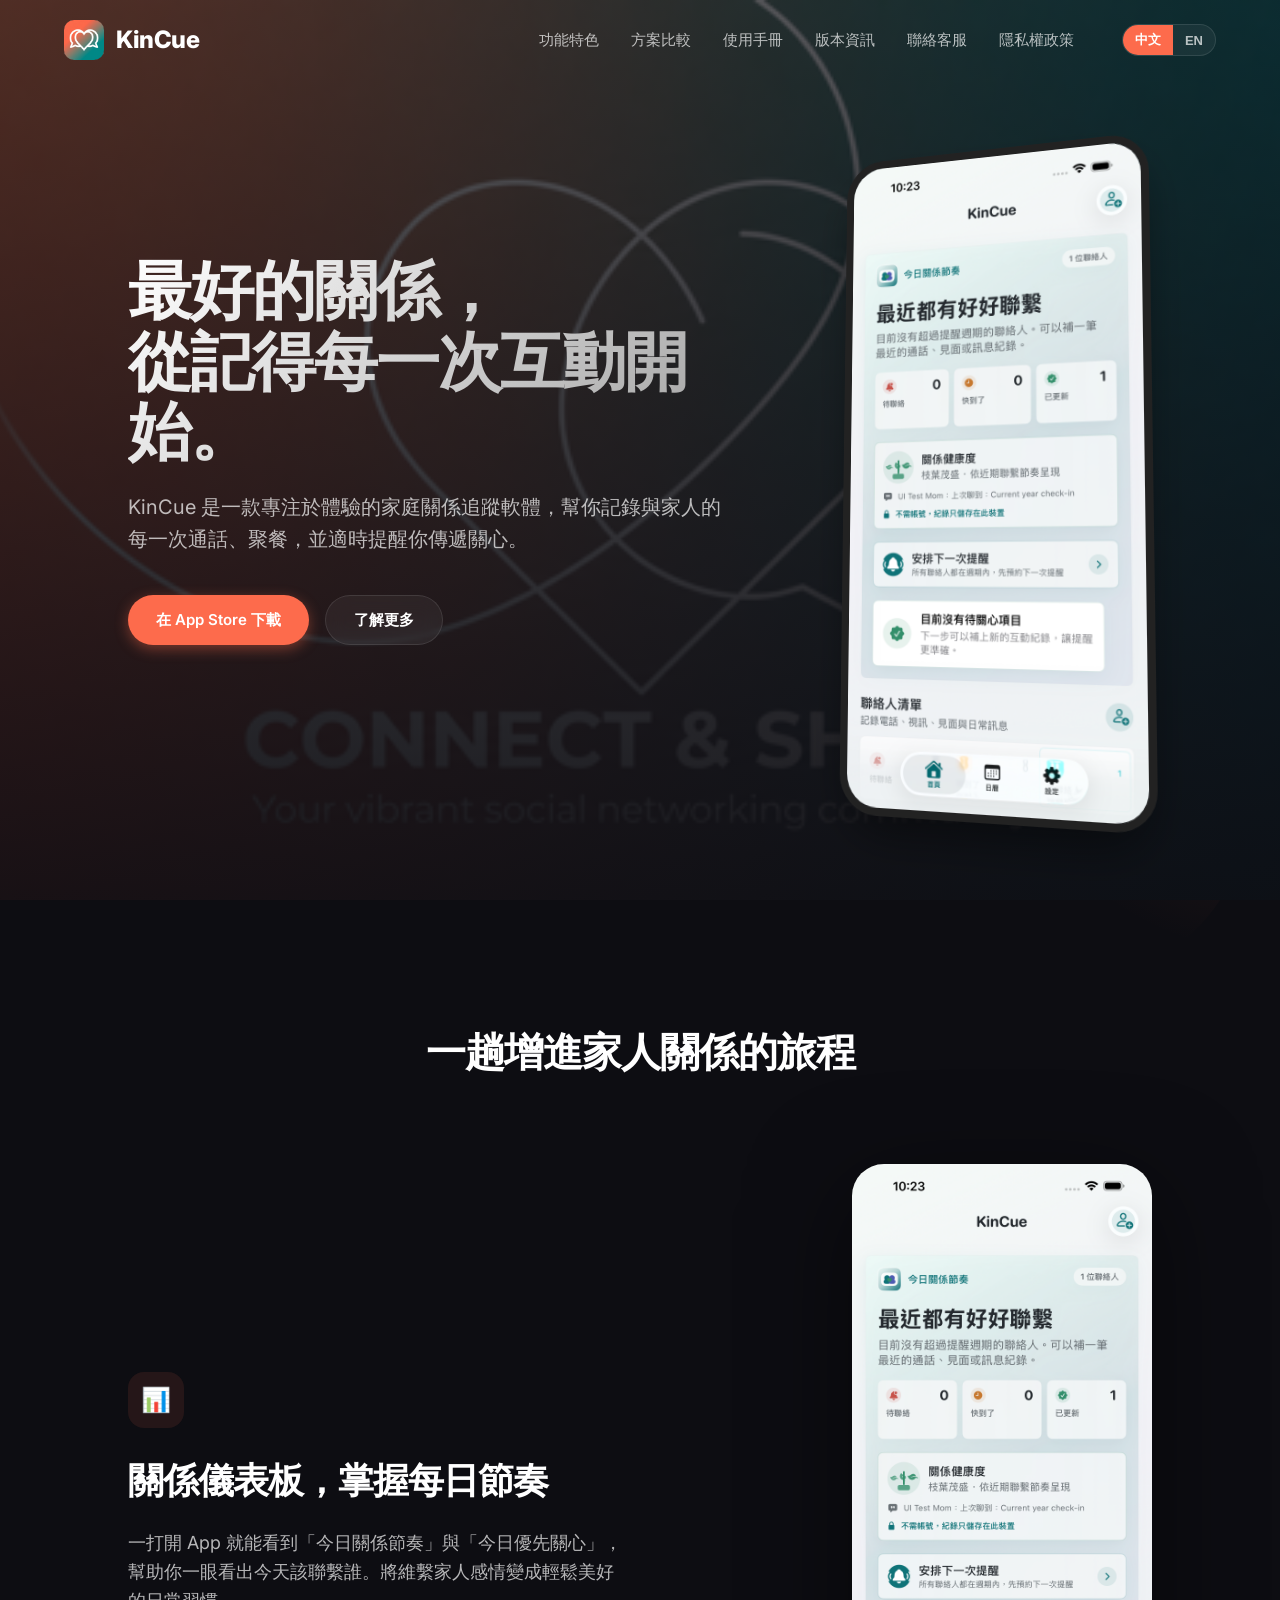
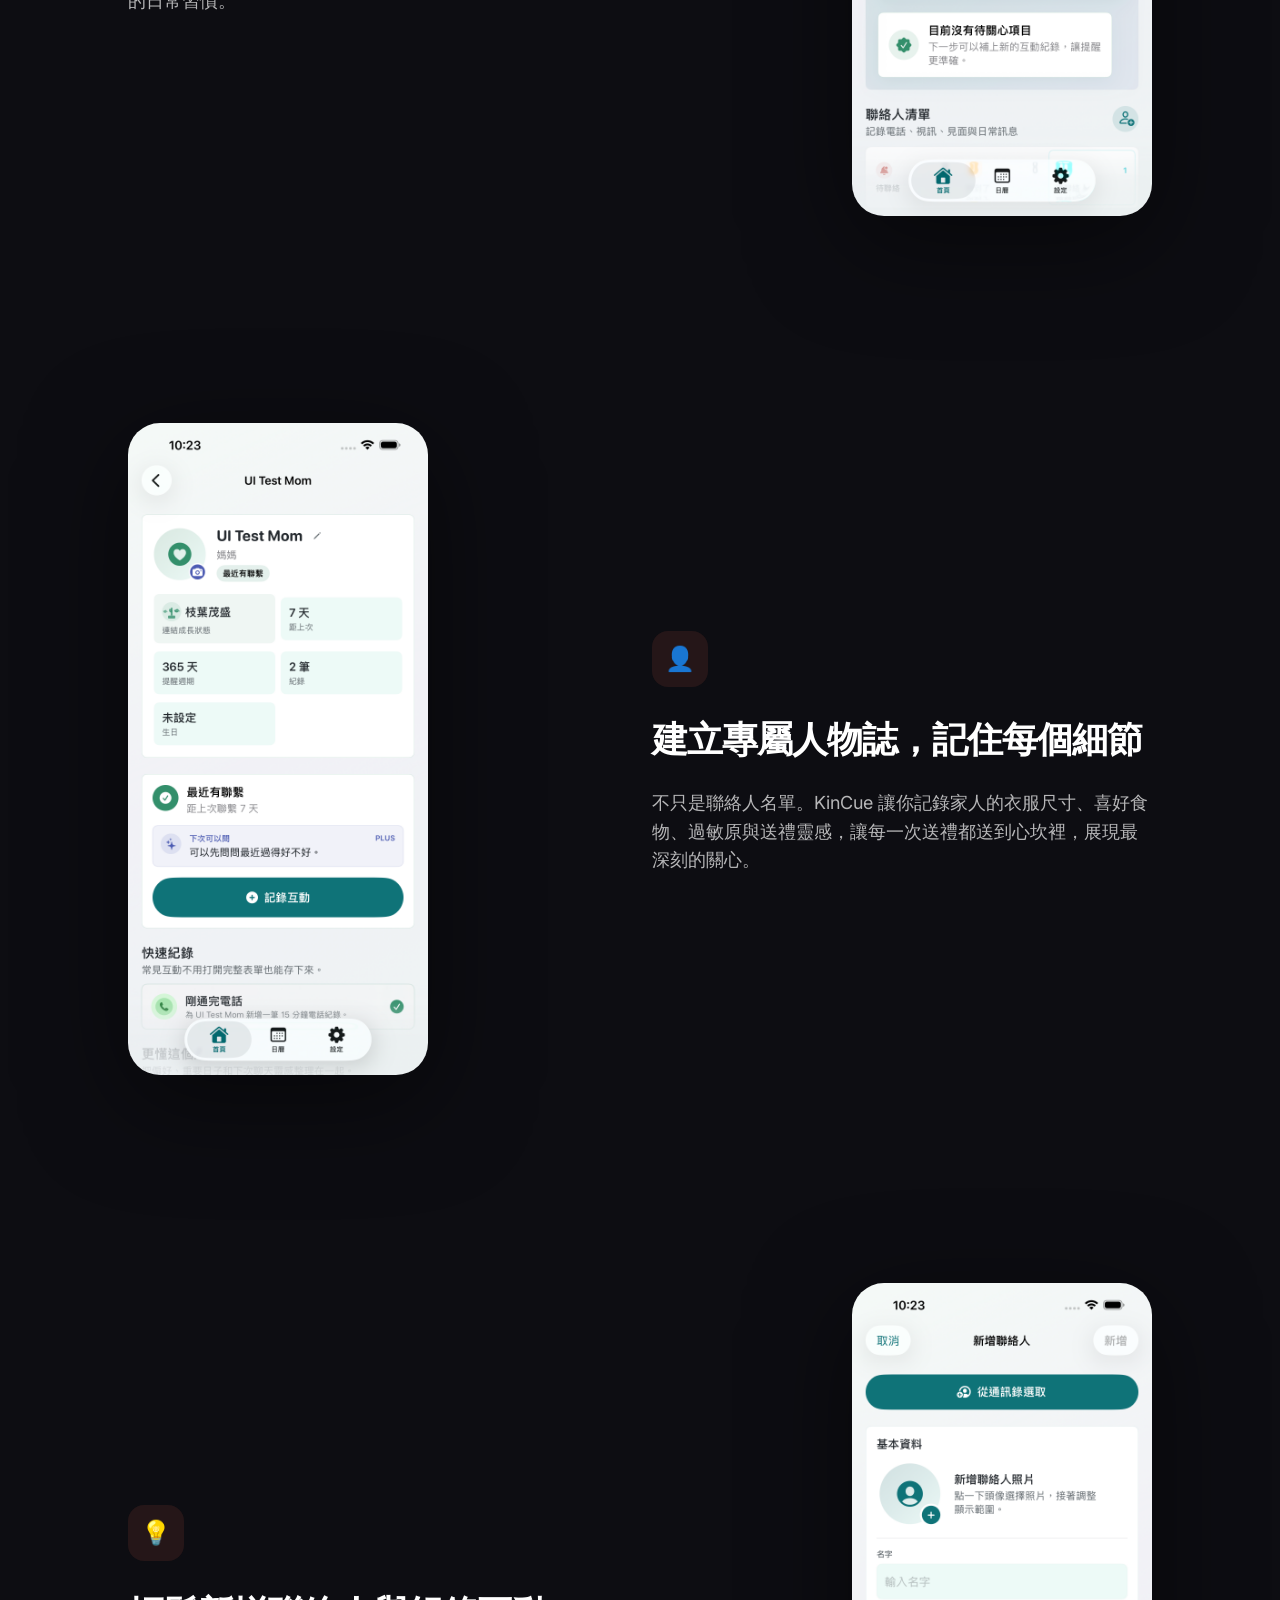
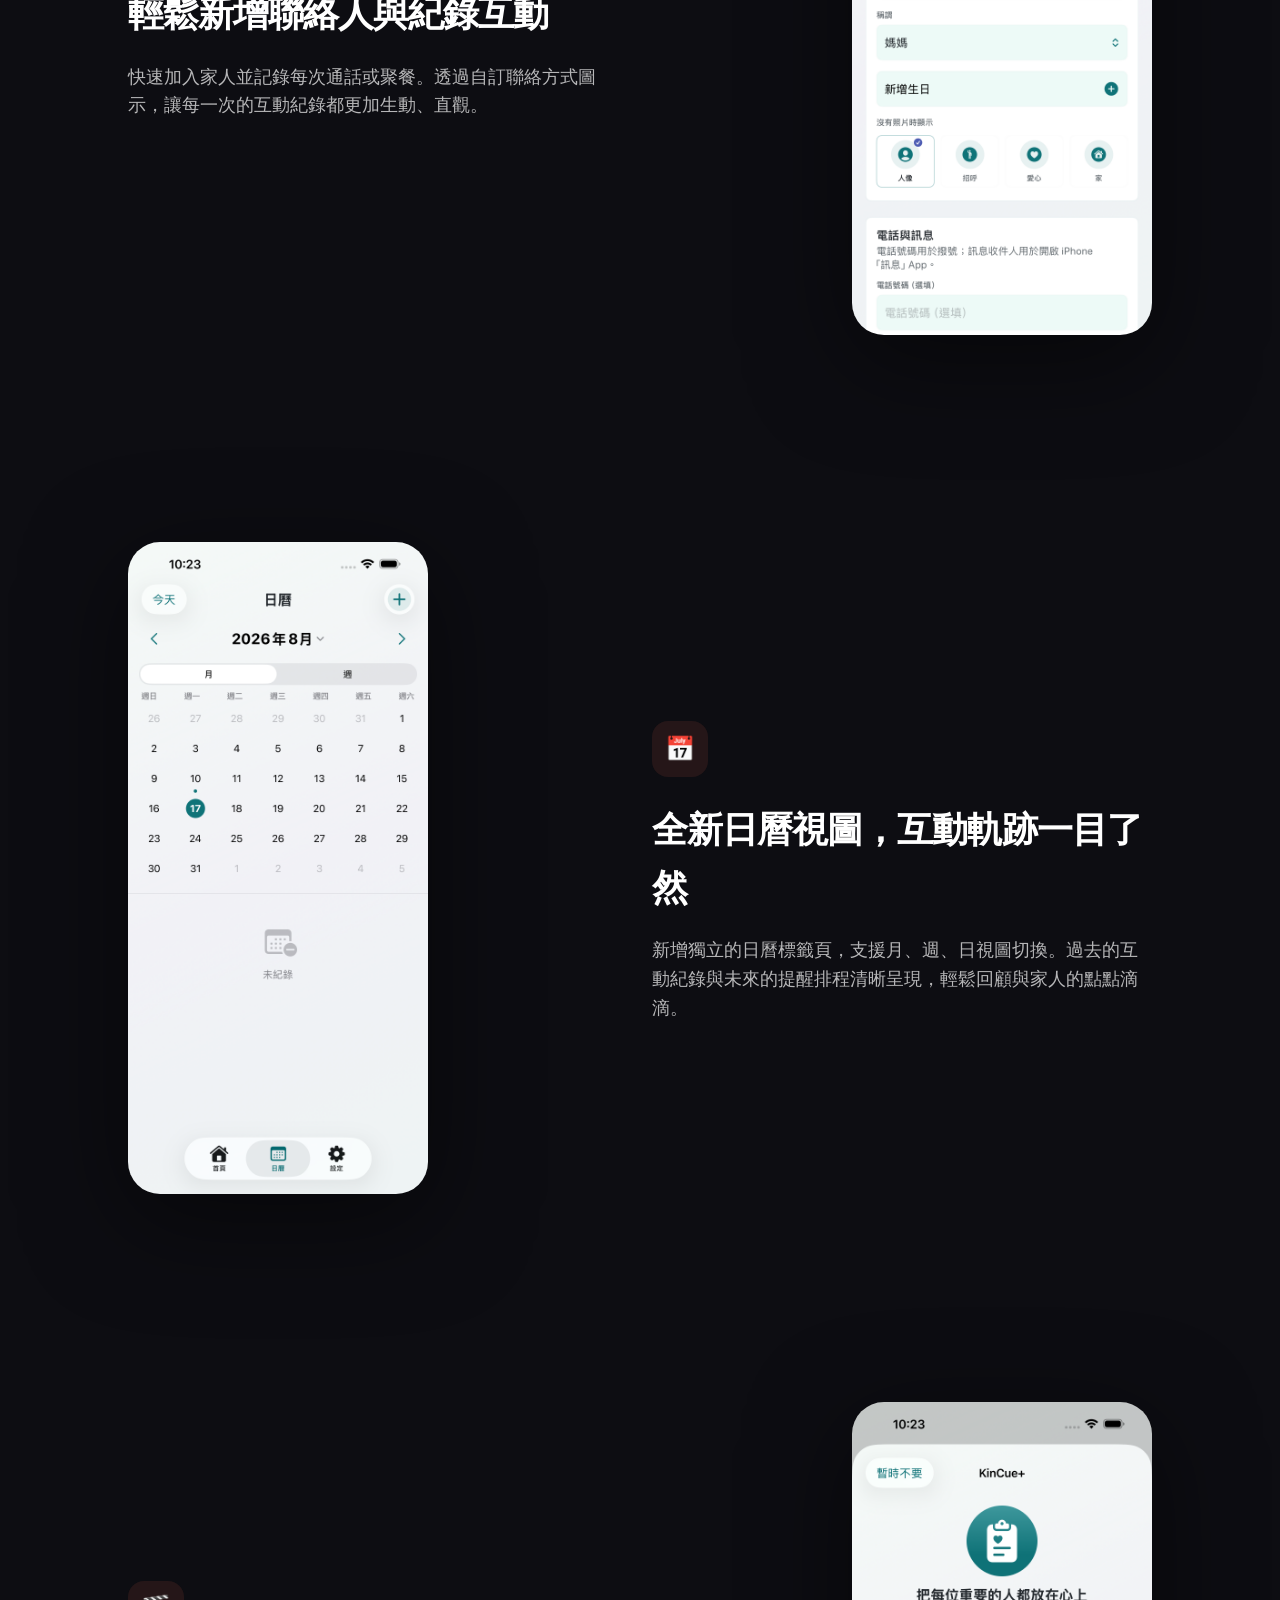
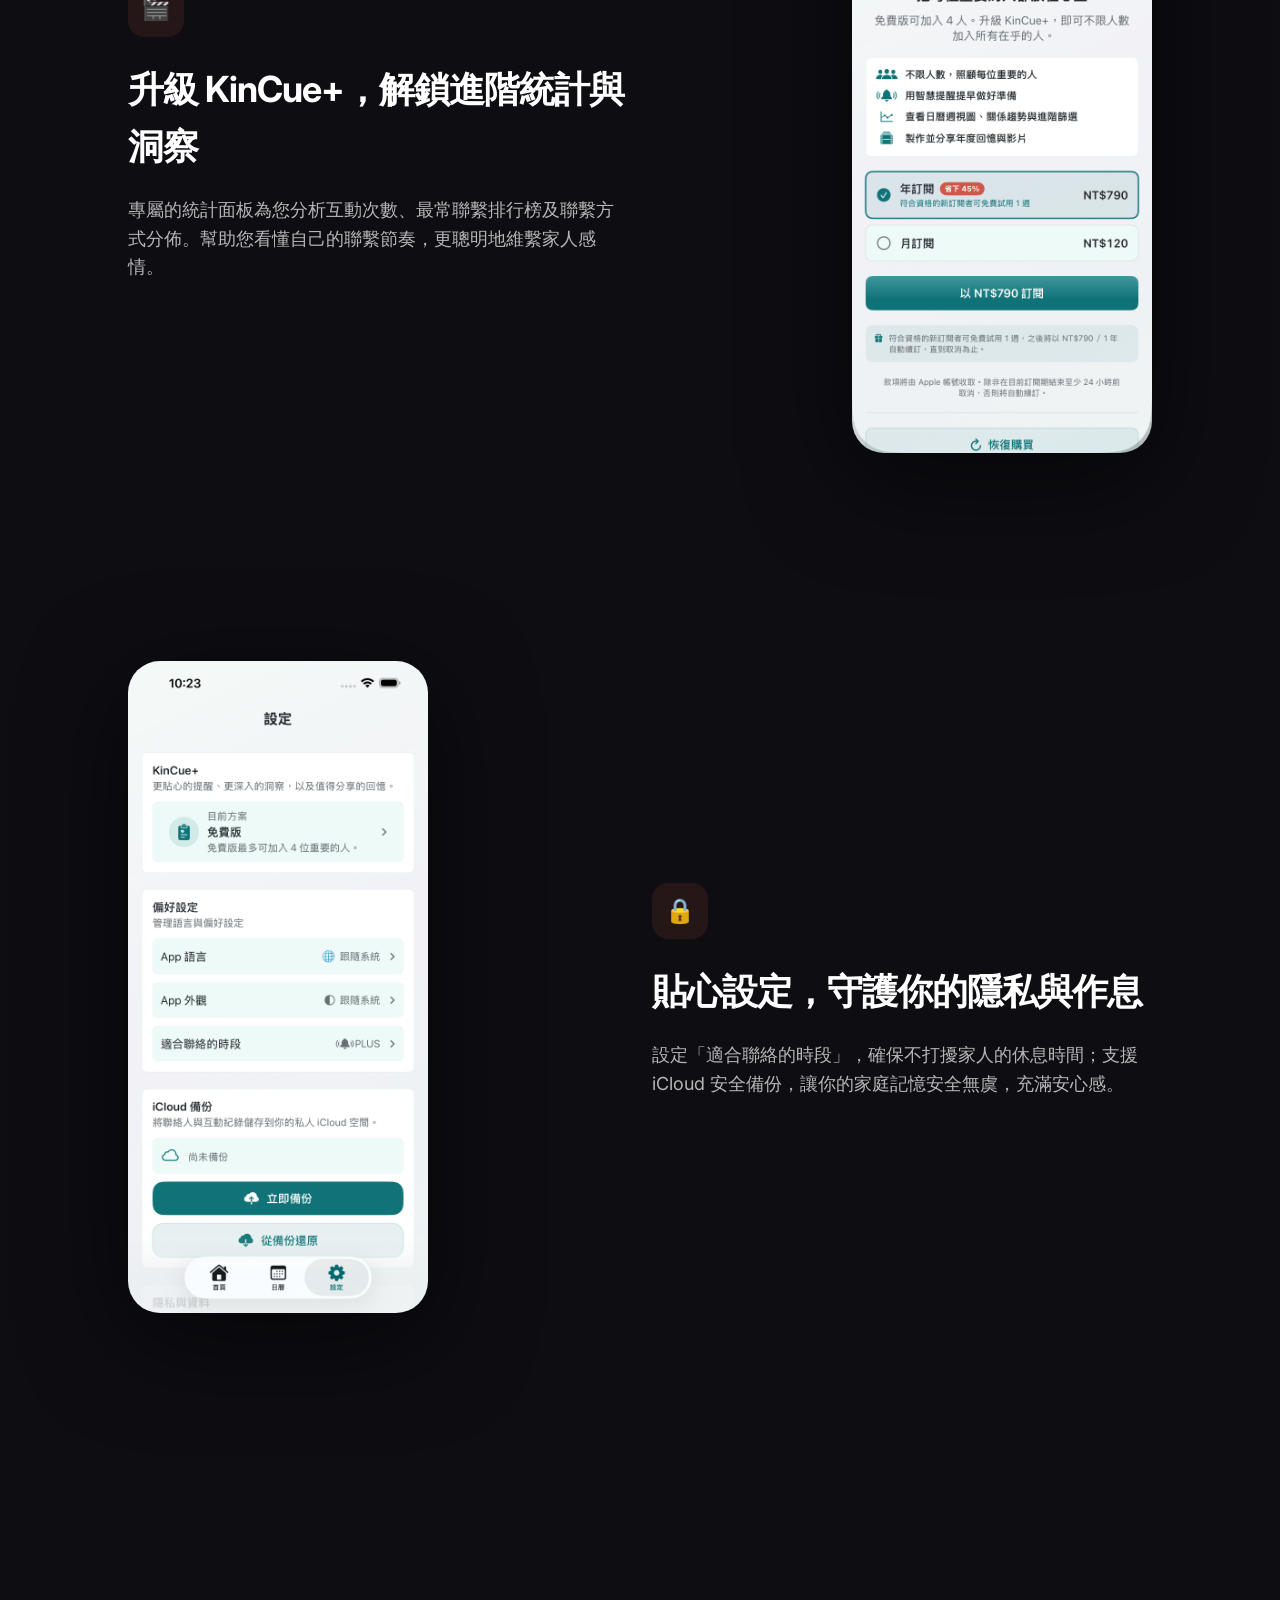
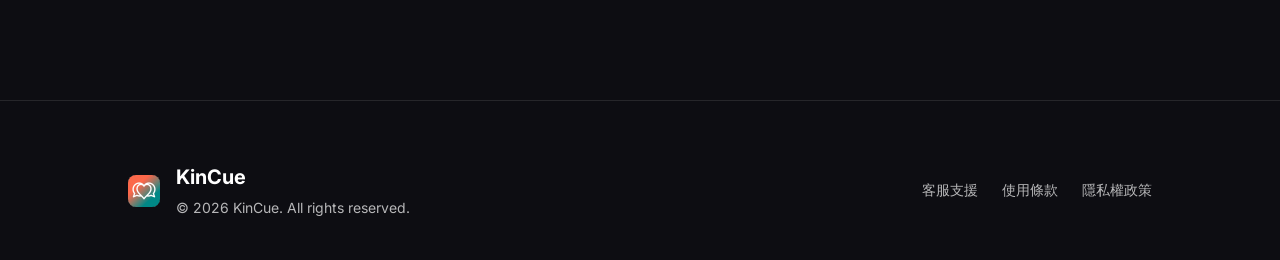
<file: index.html>
<!DOCTYPE html>
<html lang="zh-TW">
<head>
  <meta charset="UTF-8">
  <meta name="viewport" content="width=device-width, initial-scale=1.0">
  <title>KinCue - 專屬於家人的互動紀錄與回憶</title>
  <meta name="description" content="KinCue 是一款專注於體驗的家庭關係追蹤軟體，讓維繫家人感情不再是壓力，而是生活中的美好習慣。">
  
  <!-- Google Fonts: Inter -->
  <link rel="preconnect" href="https://fonts.googleapis.com">
  <link rel="preconnect" href="https://fonts.gstatic.com" crossorigin>
  <link href="https://fonts.googleapis.com/css2?family=Inter:wght@400;500;600;700;800&display=swap" rel="stylesheet">
  
  <!-- CSS -->
  <link rel="stylesheet" href="css/style.css">
</head>
<body>
  <!-- Background Glow -->
  <div class="bg-glow"></div>
  <div class="bg-glow bg-glow-right"></div>

  <!-- Navbar -->
  <nav class="navbar">
    <a href="#" class="logo">
      <img src="assets/logo.png" alt="KinCue Logo">
      KinCue
    </a>
    <button class="mobile-menu-btn" aria-label="Toggle Menu">
      <svg width="24" height="24" viewBox="0 0 24 24" fill="none" stroke="currentColor" stroke-width="2" stroke-linecap="round" stroke-linejoin="round">
        <line x1="3" y1="12" x2="21" y2="12"></line>
        <line x1="3" y1="6" x2="21" y2="6"></line>
        <line x1="3" y1="18" x2="21" y2="18"></line>
      </svg>
    </button>
    <div class="nav-links">
      <a href="index.html#features" data-i18n="nav-features">功能特色</a>
      <a href="pricing.html" data-i18n="nav-pricing">方案比較</a>
      <a href="guide.html" data-i18n="nav-guide">使用手冊</a>
      <a href="versions.html" data-i18n="nav-versions">版本資訊</a>
      <a href="mailto:kincue.app@gmail.com" data-i18n="nav-contact">聯絡客服</a>
      <a href="privacy.html" data-i18n="nav-privacy">隱私權政策</a>
      <div class="lang-switcher">
        <button data-lang="zh-TW" class="active">中文</button>
        <button data-lang="en">EN</button>
      </div>
    </div>
  </nav>

  <!-- Hero Section -->
  <section class="hero">
    <div class="hero-content fade-up">
      <h1 class="hero-title" data-i18n="hero-title">最好的關係，<br>從記得每一次互動開始。</h1>
      <p class="hero-subtitle" data-i18n="hero-subtitle">KinCue 是一款專注於體驗的家庭關係追蹤軟體，幫你記錄與家人的每一次通話、聚餐，並適時提醒你傳遞關心。</p>
      
      <div class="hero-actions">
        <a href="https://apps.apple.com/tw/app/kincue-keep-in-touch/id6795072619?l=en-GB" target="_blank" class="btn btn-primary" data-i18n="hero-download">在 App Store 下載</a>
        <a href="#features" class="btn btn-glass" data-i18n="hero-learn-more">了解更多</a>
      </div>
    </div>
    <div class="mockup-container fade-up">
      <img id="img-hero-dashboard" src="assets/1_Home.png" alt="KinCue Dashboard">
    </div>
  </section>

  <!-- Features Section -->
  <section id="features" class="features">
    <h2 class="section-title fade-up" data-i18n="features-section-title">一趟增進家人關係的旅程</h2>
    
    <div class="features-list">
      
      <!-- Feature 1 -->
      <div class="feature-row fade-up">
        <div class="feature-text">
          <div class="feature-icon">📊</div>
          <h3 class="feature-title" data-i18n="feature-1-title">關係儀表板，掌握每日節奏</h3>
          <p class="feature-desc" data-i18n="feature-1-desc">一打開 App 就能看到「今日關係節奏」與「今日優先關心」，幫助你一眼看出今天該聯繫誰。將維繫家人感情變成輕鬆美好的日常習慣。</p>
        </div>
        <div class="feature-image">
          <img id="img-feature-dashboard" src="assets/1_Home.png" alt="Dashboard Feature">
        </div>
      </div>

      <!-- Feature 2 -->
      <div class="feature-row fade-up">
        <div class="feature-text">
          <div class="feature-icon">👤</div>
          <h3 class="feature-title" data-i18n="feature-2-title">建立專屬人物誌，記住每個細節</h3>
          <p class="feature-desc" data-i18n="feature-2-desc">不只是聯絡人名單。KinCue 讓你記錄家人的衣服尺寸、喜好食物、過敏原與送禮靈感，讓每一次送禮都送到心坎裡，展現最深刻的關心。</p>
        </div>
        <div class="feature-image">
          <img id="img-feature-preferences" src="assets/4_ContactDetail.png" alt="Preferences Feature">
        </div>
      </div>

      <!-- Feature 3 -->
      <div class="feature-row fade-up">
        <div class="feature-text">
          <div class="feature-icon">💡</div>
          <h3 class="feature-title" data-i18n="feature-3-title">輕鬆新增聯絡人與紀錄互動</h3>
          <p class="feature-desc" data-i18n="feature-3-desc">快速加入家人並記錄每次通話或聚餐。透過自訂聯絡方式圖示，讓每一次的互動紀錄都更加生動、直觀。</p>
        </div>
        <div class="feature-image">
          <img id="img-feature-addcontact" src="assets/5_AddContact.png" alt="Add Contact Feature">
        </div>
      </div>

      <!-- Feature 4 -->
      <div class="feature-row fade-up">
        <div class="feature-text">
          <div class="feature-icon">📅</div>
          <h3 class="feature-title" data-i18n="feature-4-title">全新日曆視圖，互動軌跡一目了然</h3>
          <p class="feature-desc" data-i18n="feature-4-desc">新增獨立的日曆標籤頁，支援月、週、日視圖切換。過去的互動紀錄與未來的提醒排程清晰呈現，輕鬆回顧與家人的點點滴滴。</p>
        </div>
        <div class="feature-image">
          <img id="img-feature-calendar" src="assets/2_Calendar.png" alt="Calendar View Feature">
        </div>
      </div>

      <!-- Feature 5 -->
      <div class="feature-row fade-up">
        <div class="feature-text">
          <div class="feature-icon">🎬</div>
          <h3 class="feature-title" data-i18n="feature-5-title">升級 KinCue+，解鎖進階統計與洞察</h3>
          <p class="feature-desc" data-i18n="feature-5-desc">專屬的統計面板為您分析互動次數、最常聯繫排行榜及聯繫方式分佈。幫助您看懂自己的聯繫節奏，更聰明地維繫家人感情。</p>
        </div>
        <div class="feature-image">
          <img id="img-feature-stats" src="assets/6_Paywall.png" alt="Stats and Insights Feature">
        </div>
      </div>

      <!-- Feature 6 -->
      <div class="feature-row fade-up">
        <div class="feature-text">
          <div class="feature-icon">🔒</div>
          <h3 class="feature-title" data-i18n="feature-6-title">貼心設定，守護你的隱私與作息</h3>
          <p class="feature-desc" data-i18n="feature-6-desc">設定「適合聯絡的時段」，確保不打擾家人的休息時間；支援 iCloud 安全備份，讓你的家庭記憶安全無虞，充滿安心感。</p>
        </div>
        <div class="feature-image">
          <img id="img-feature-settings" src="assets/3_Settings.png" alt="Settings and Privacy Feature">
        </div>
      </div>

    </div>
  </section>



  <!-- Footer -->
  <footer class="footer fade-up">
    <div class="footer-content">
      <div class="footer-brand">
        <img src="assets/logo.png" alt="KinCue Logo">
        <div>
          <h3>KinCue</h3>
          <p data-i18n="footer-rights">© 2026 KinCue. All rights reserved.</p>
        </div>
      </div>
      <div class="footer-links">
        <a href="mailto:kincue.app@gmail.com" data-i18n="footer-support">客服支援</a>
        <a href="terms.html" data-i18n="footer-terms">使用條款</a>
        <a href="privacy.html" data-i18n="footer-privacy">隱私權政策</a>
      </div>
    </div>
  </footer>

  <!-- JS -->
  <script src="js/i18n.js"></script>
  <script src="js/main.js"></script>
</body>
</html>
</file>
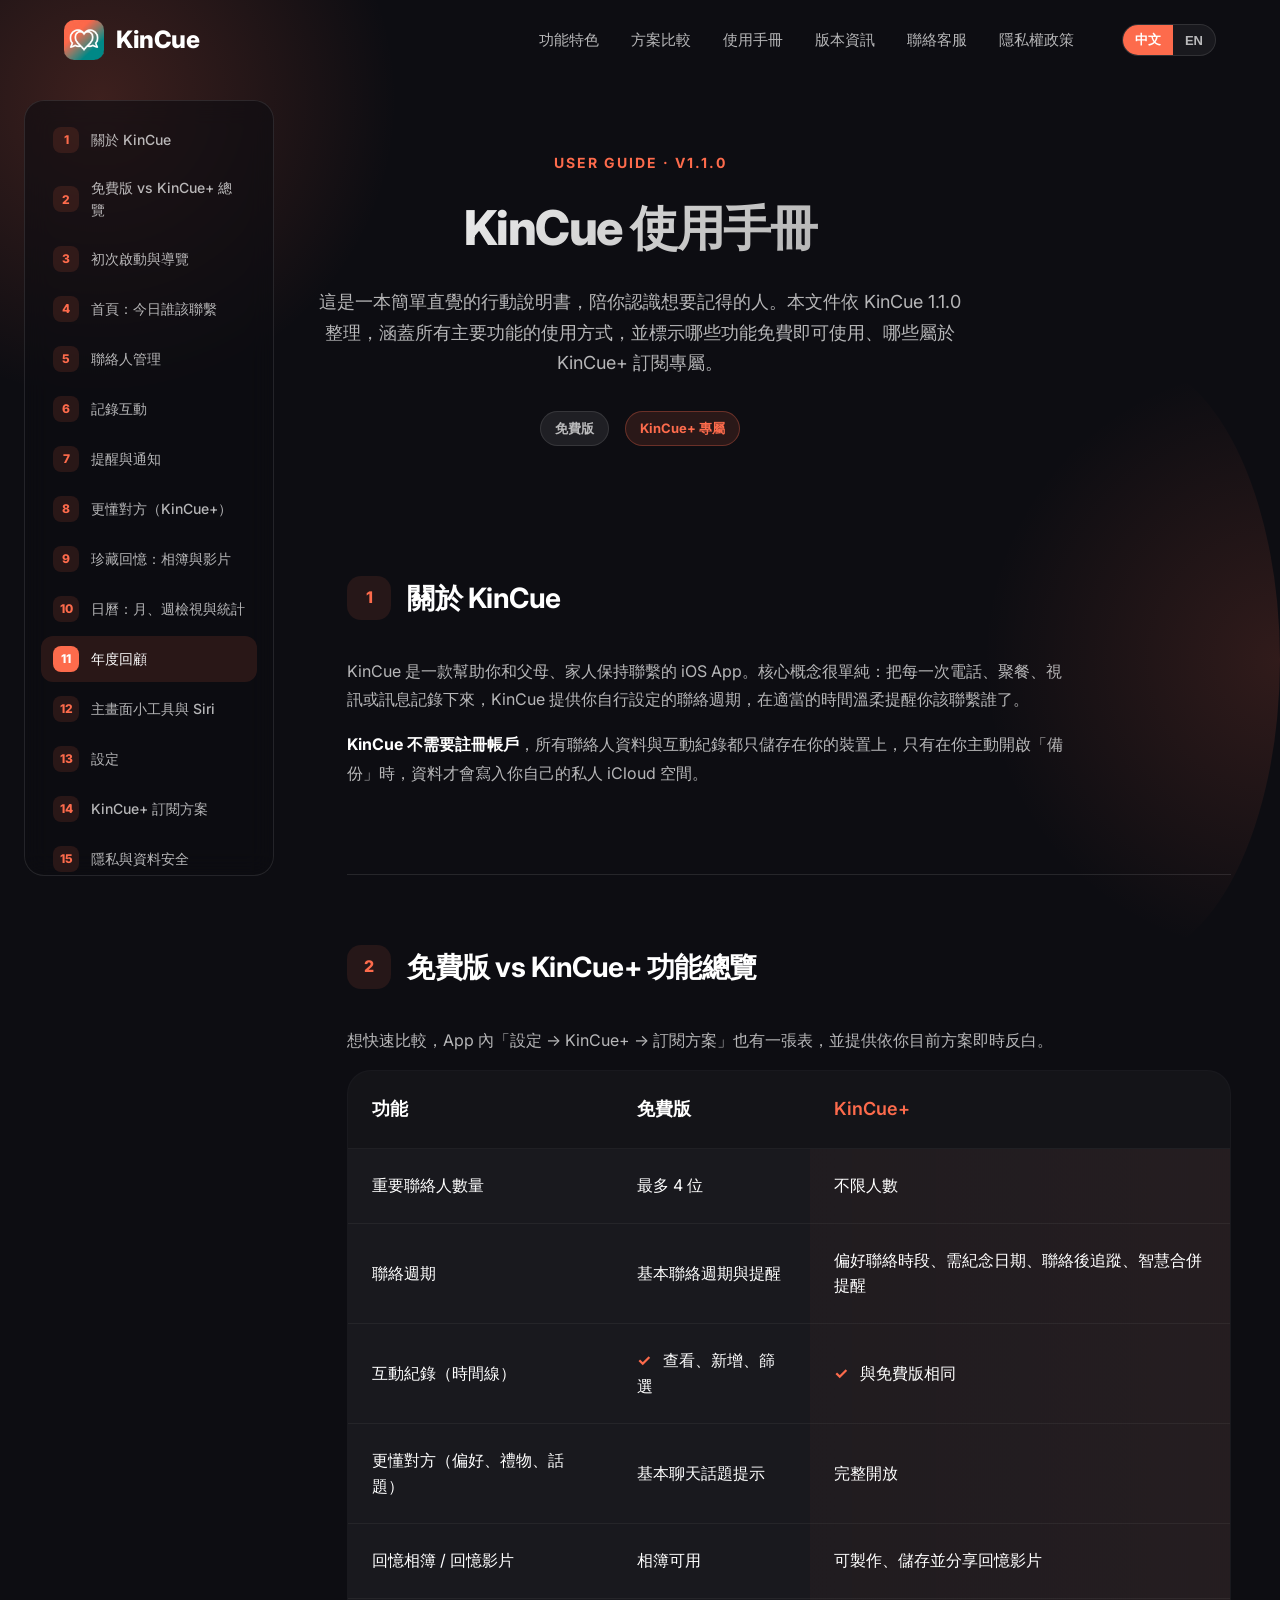
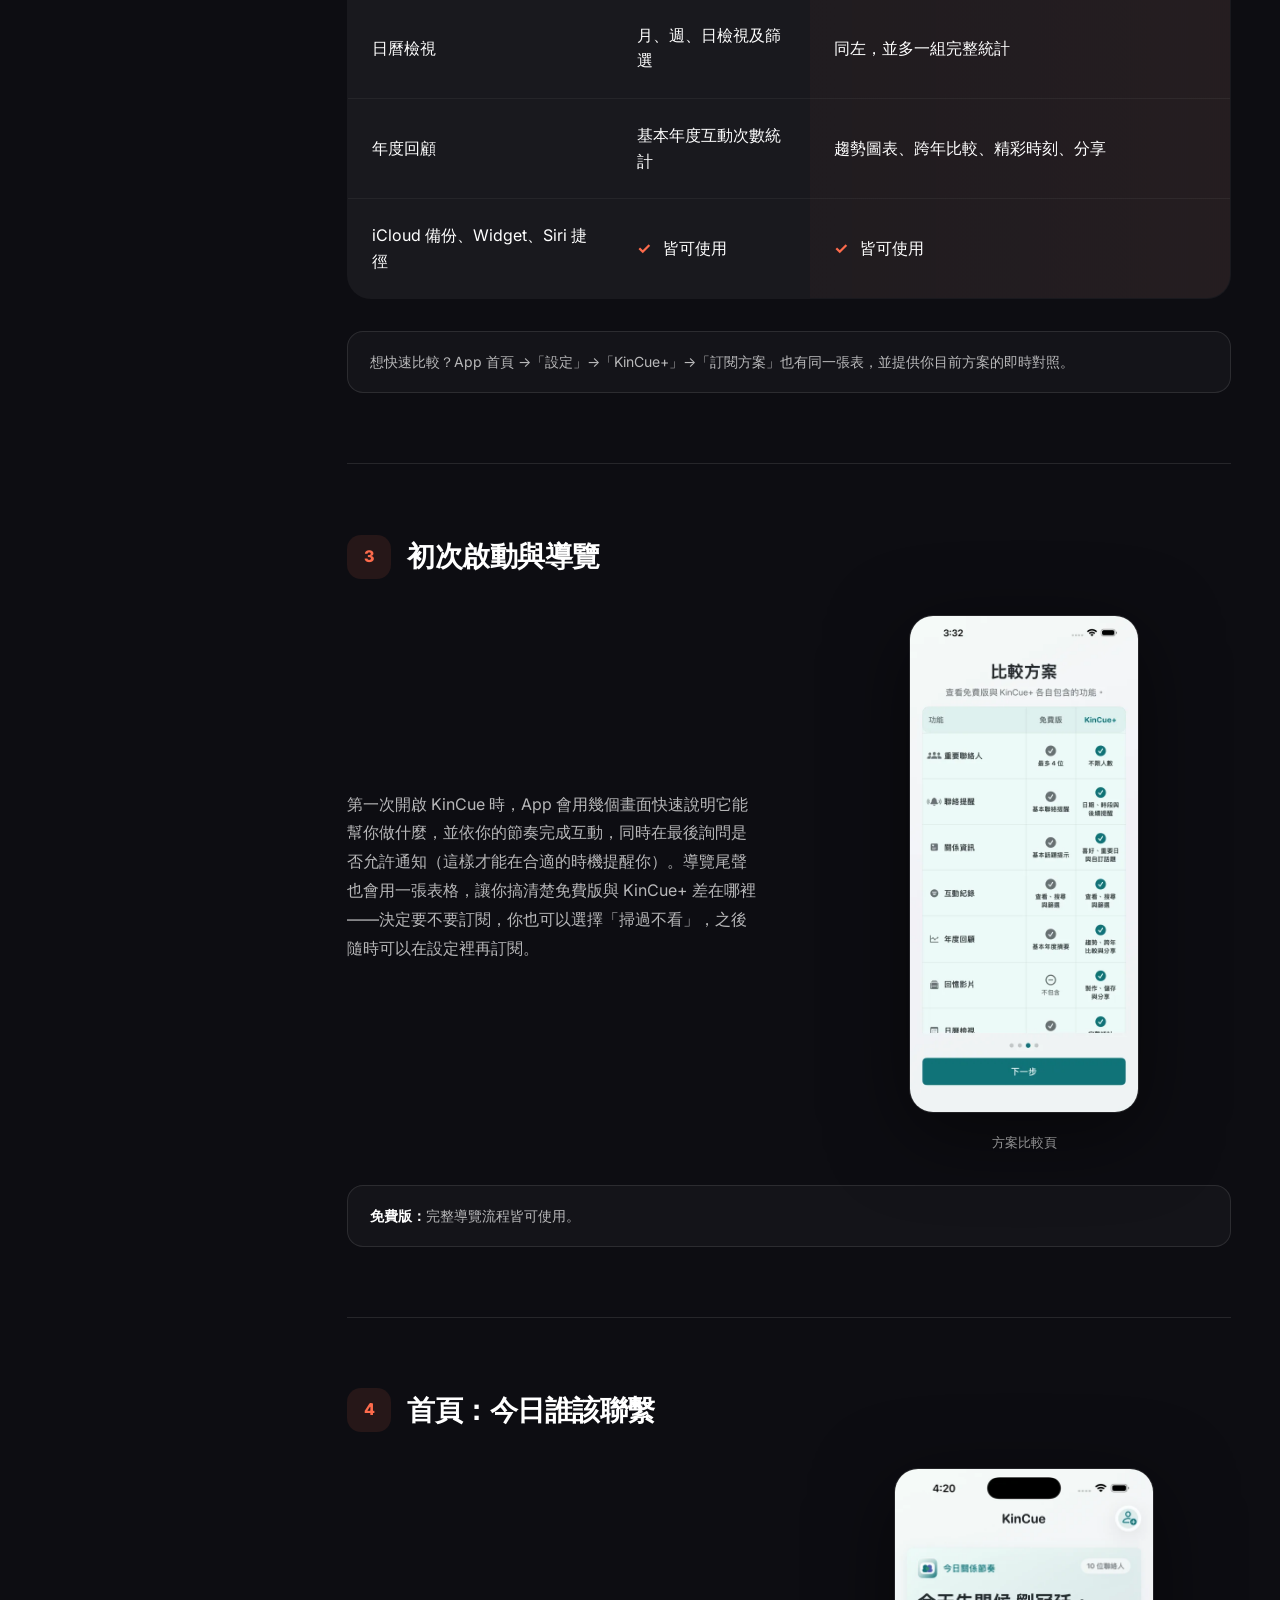
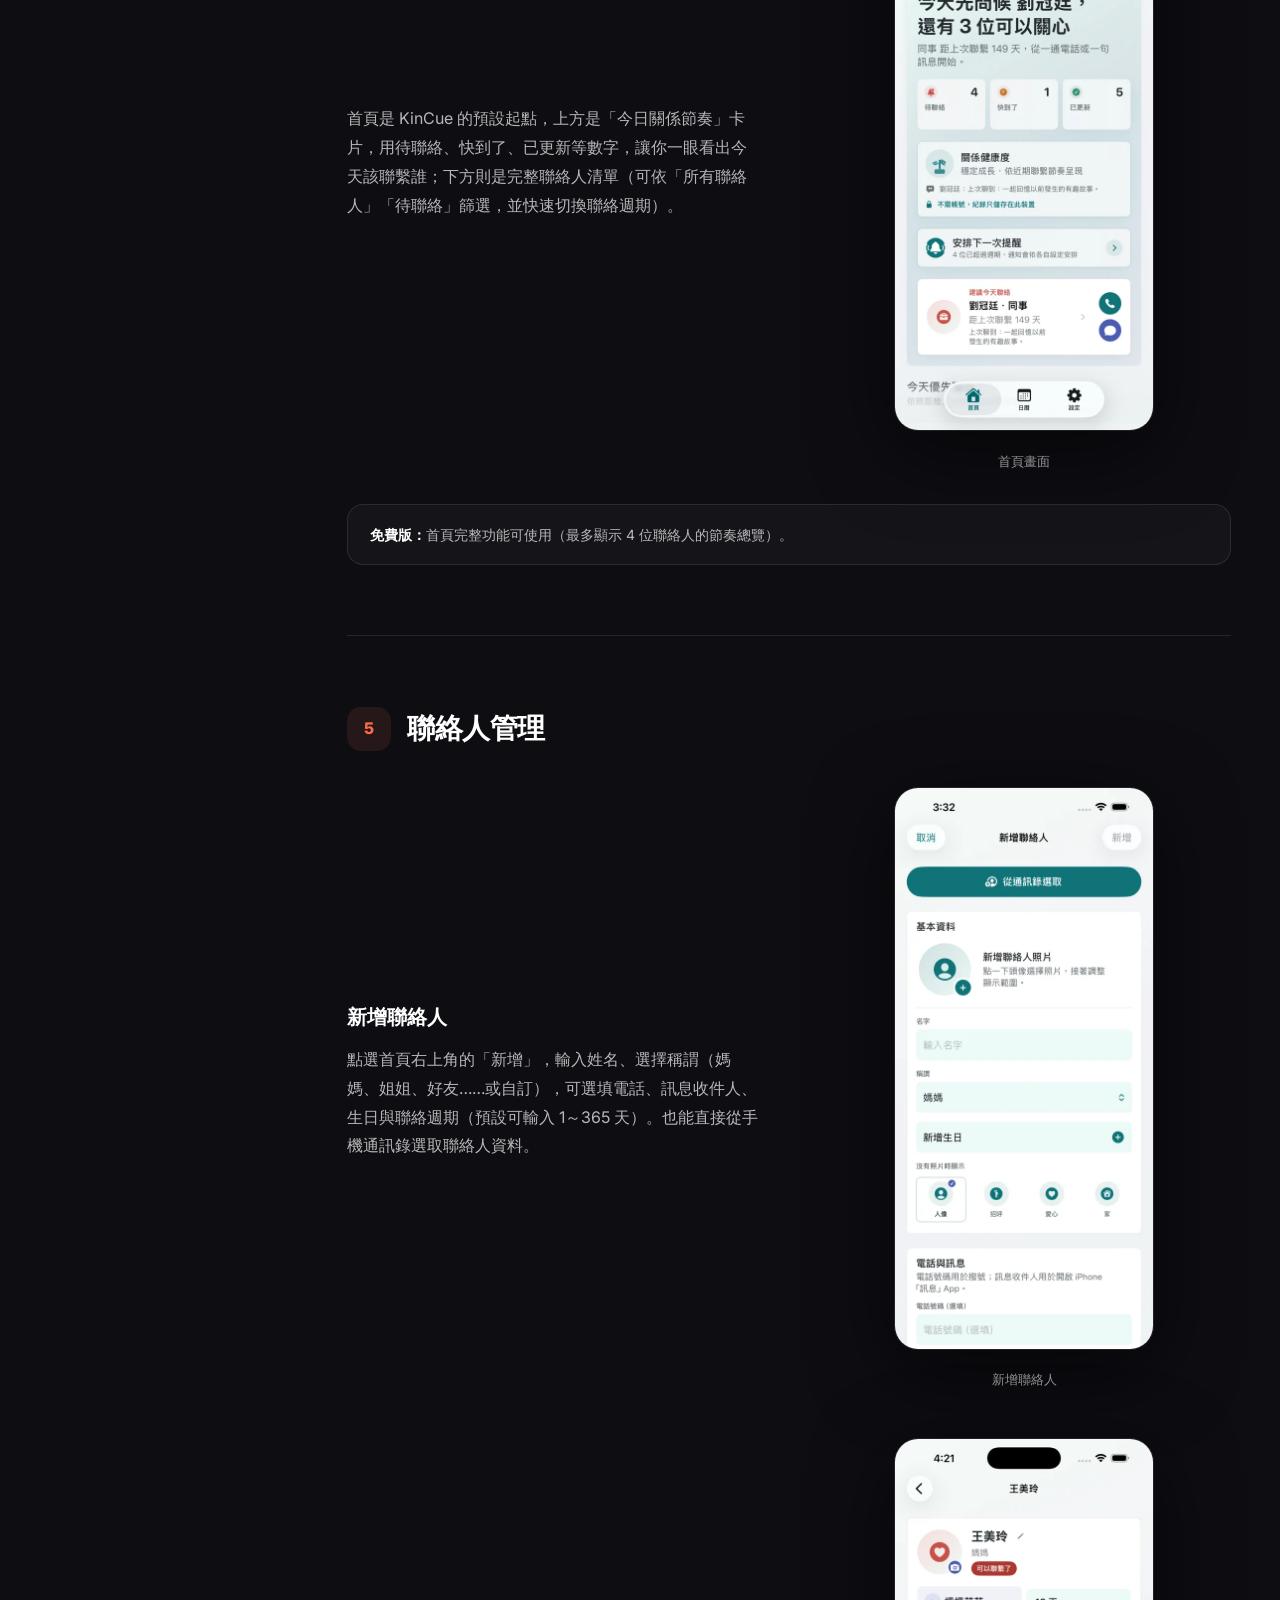
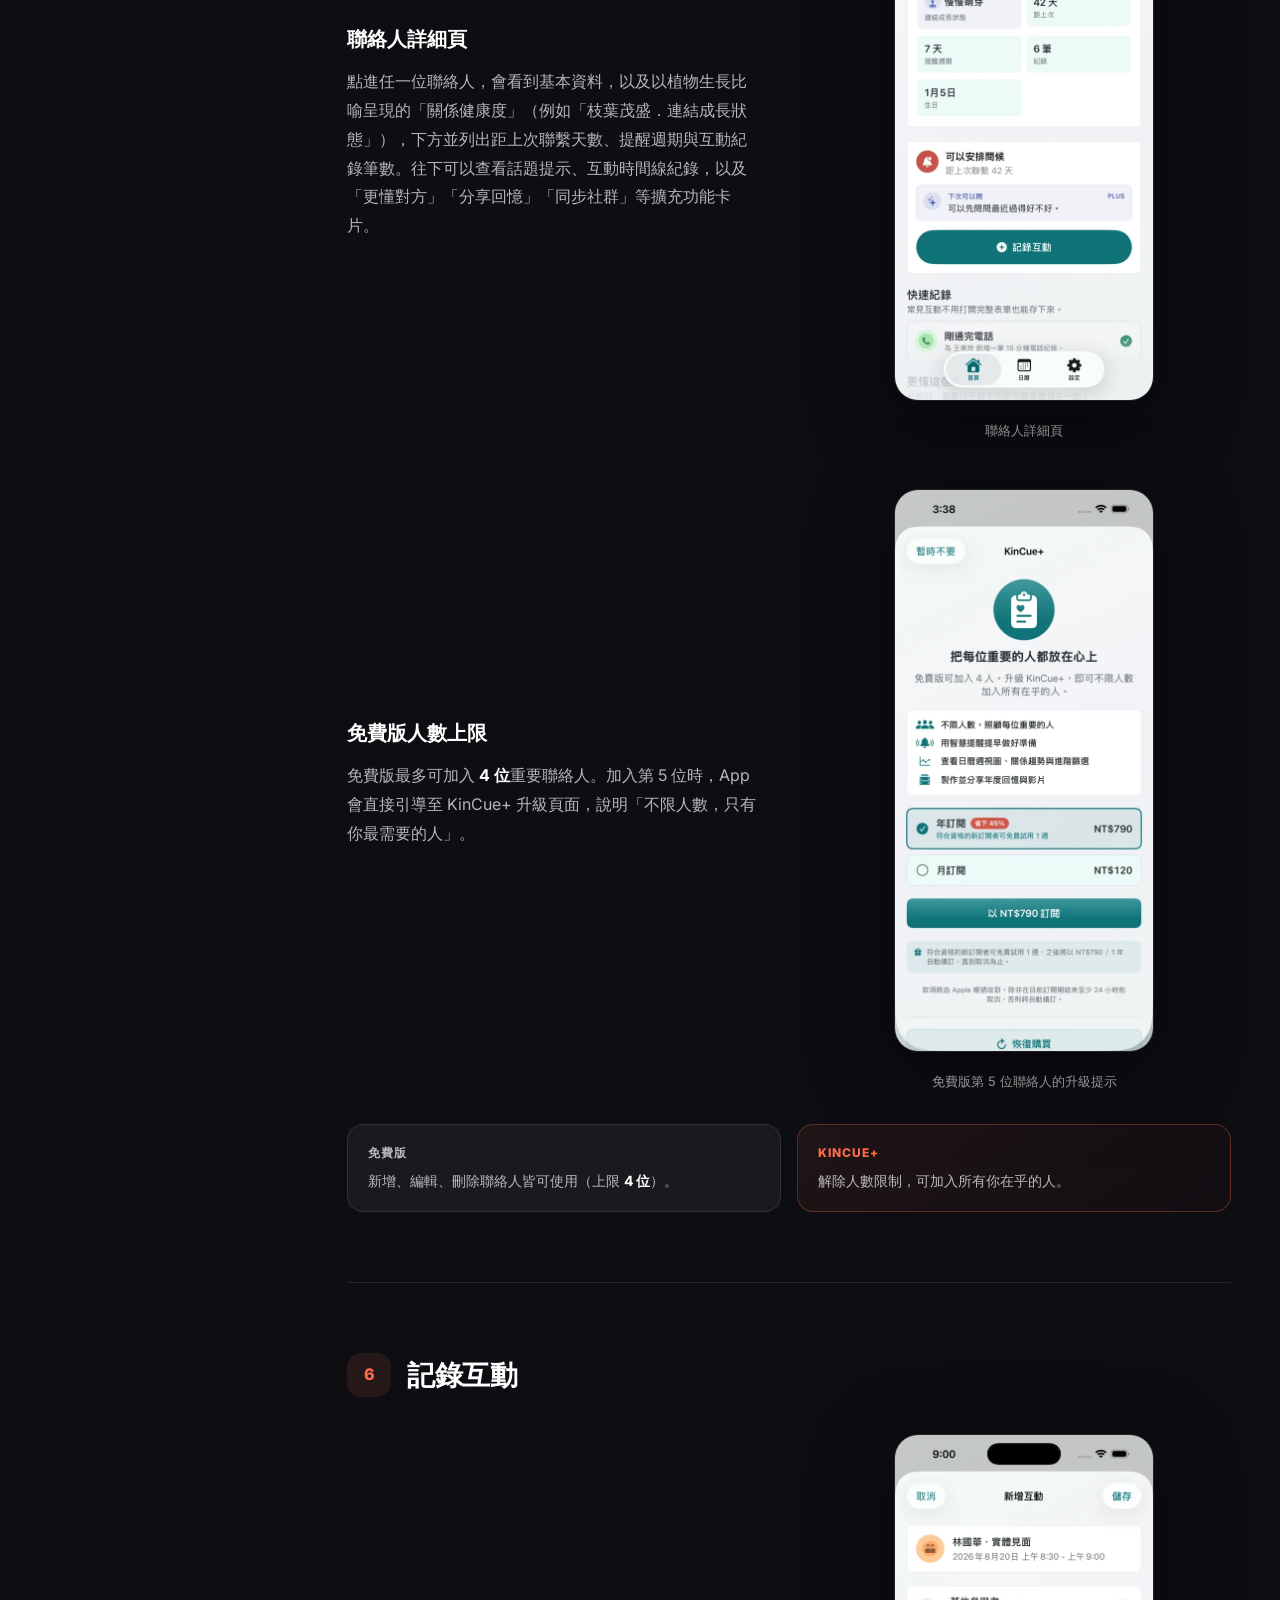
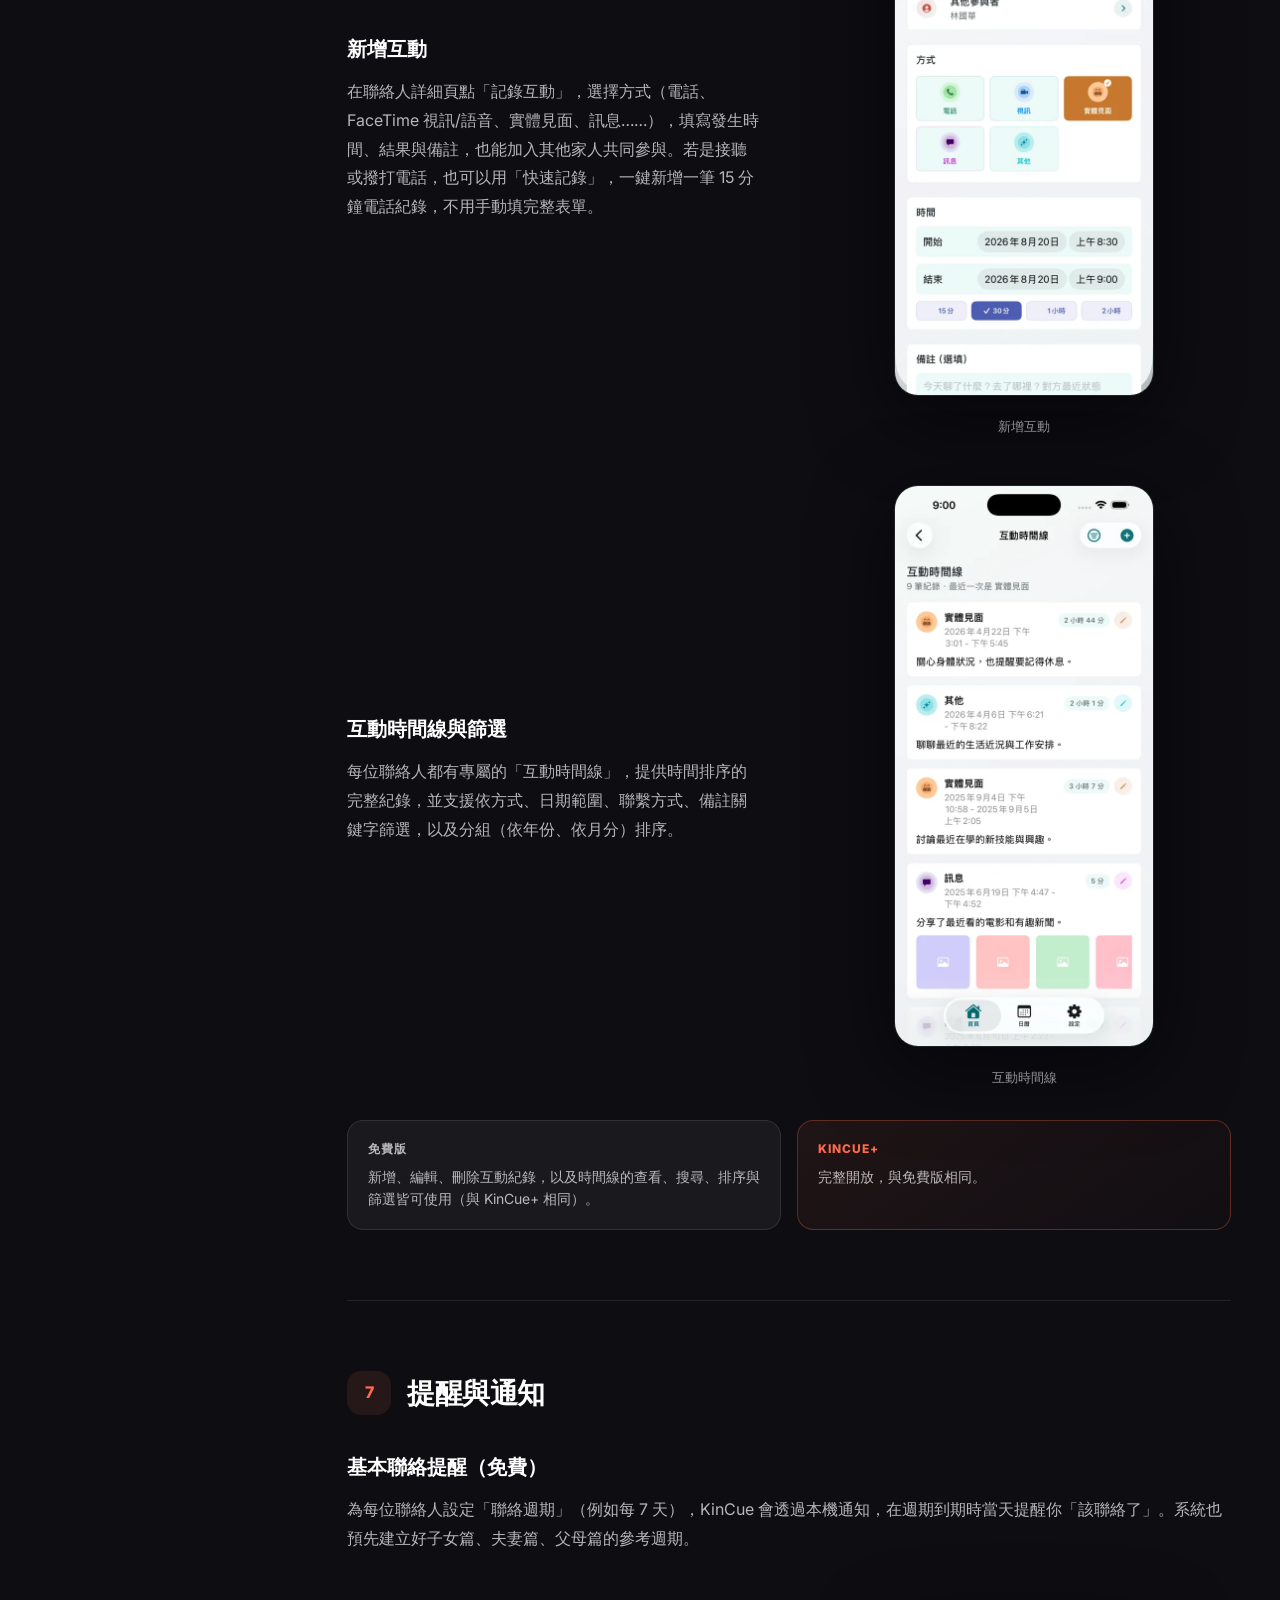
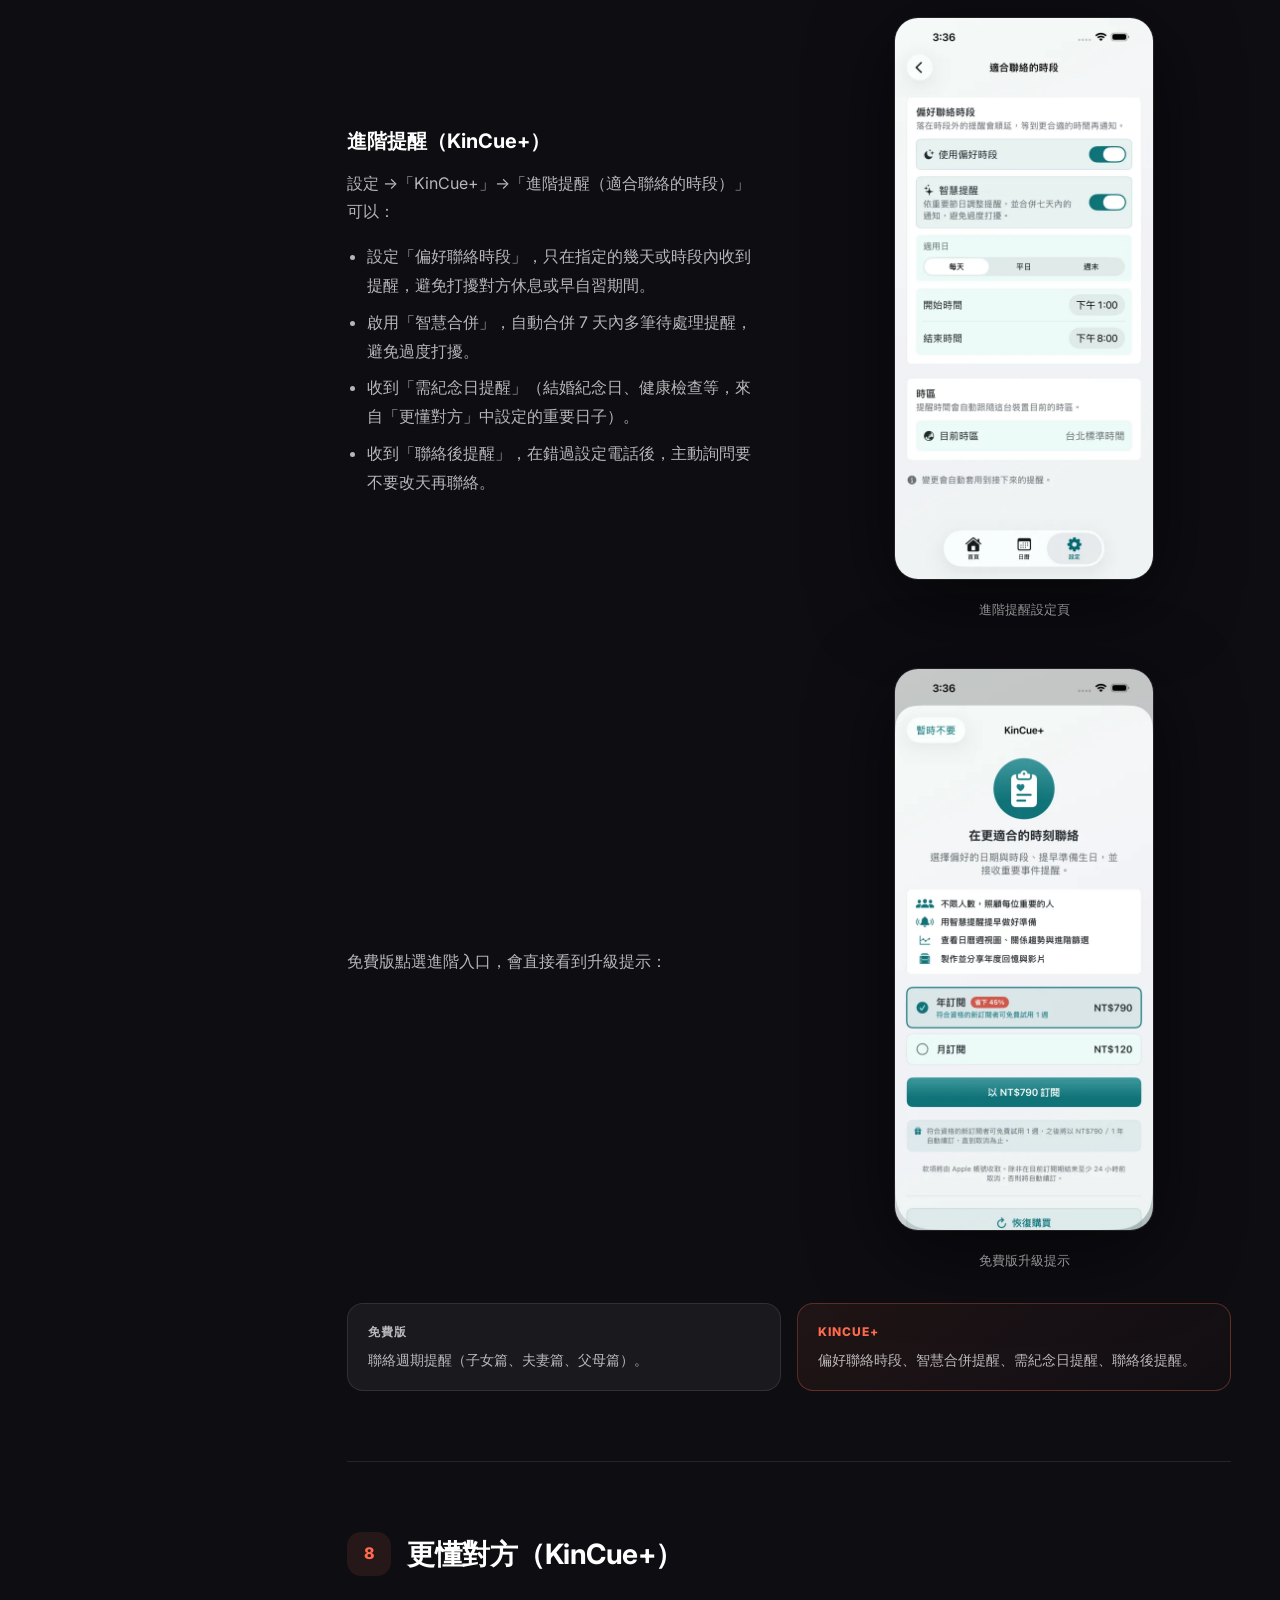
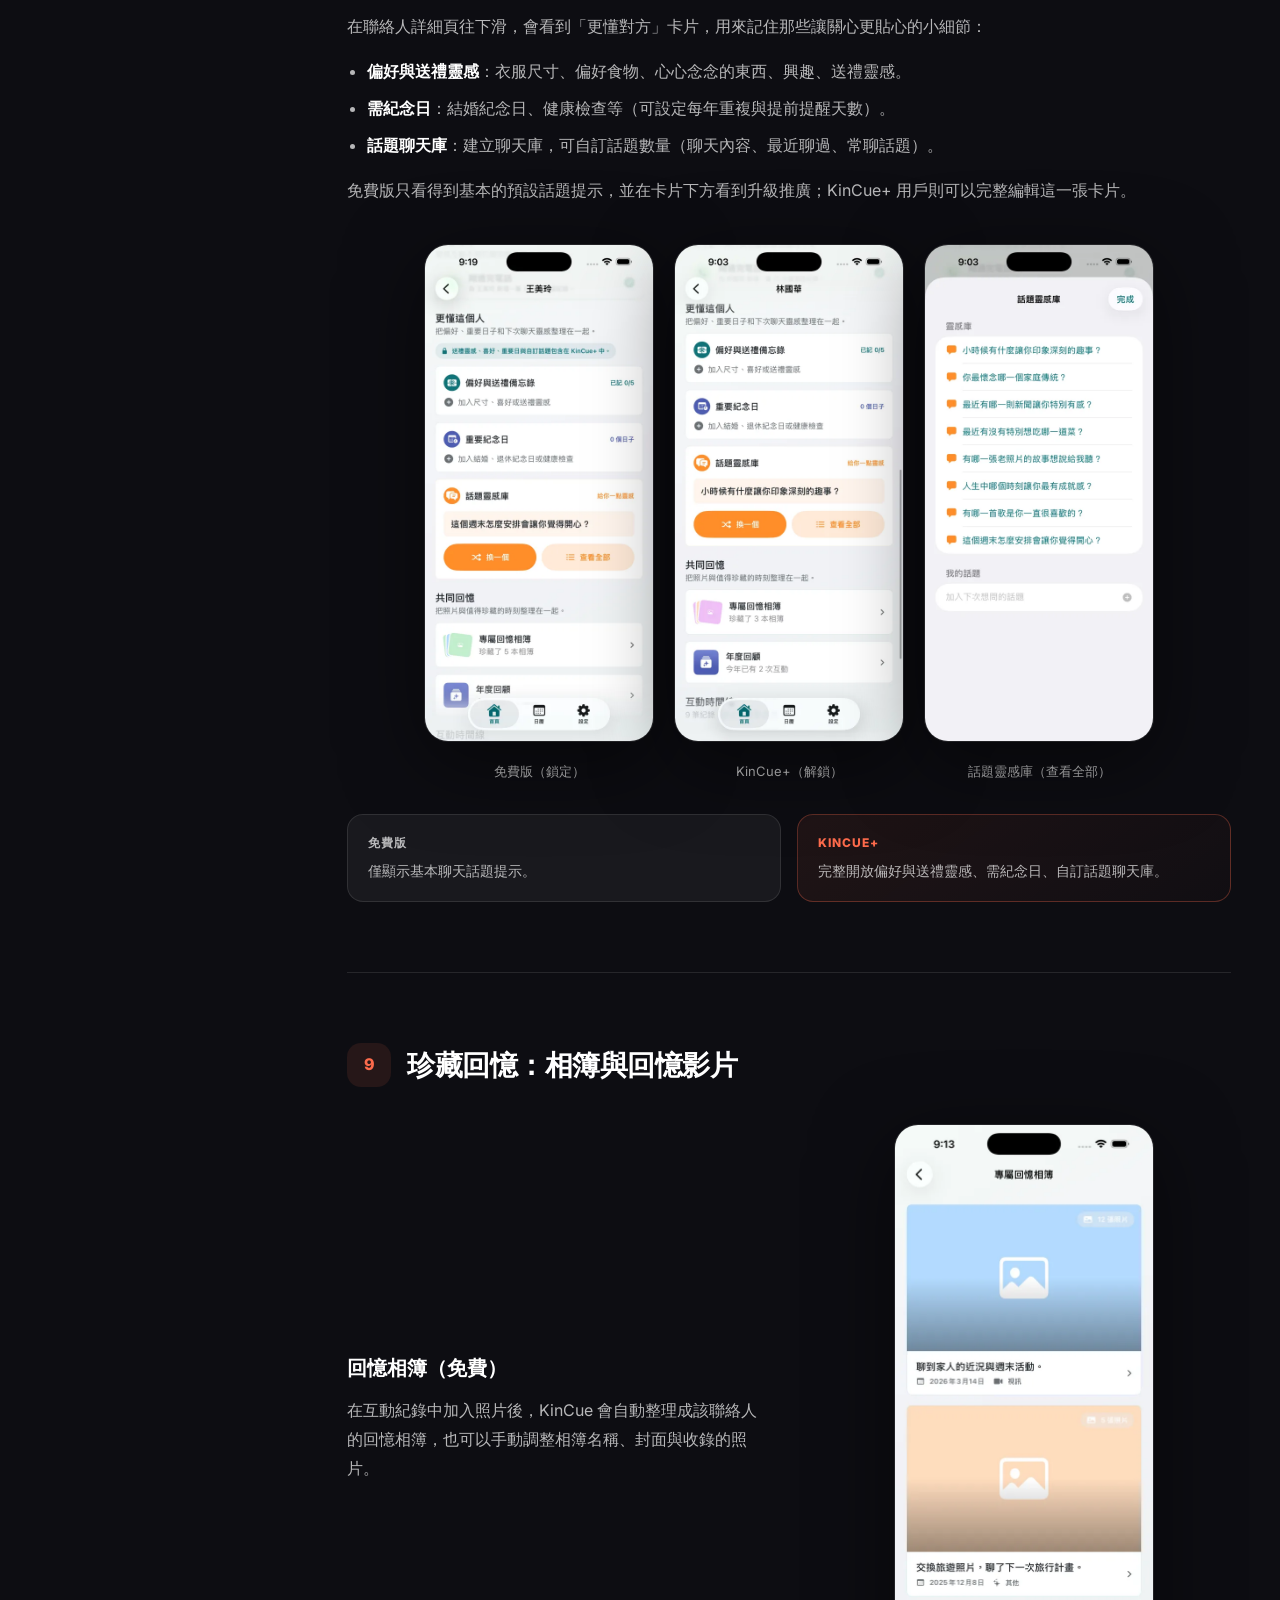
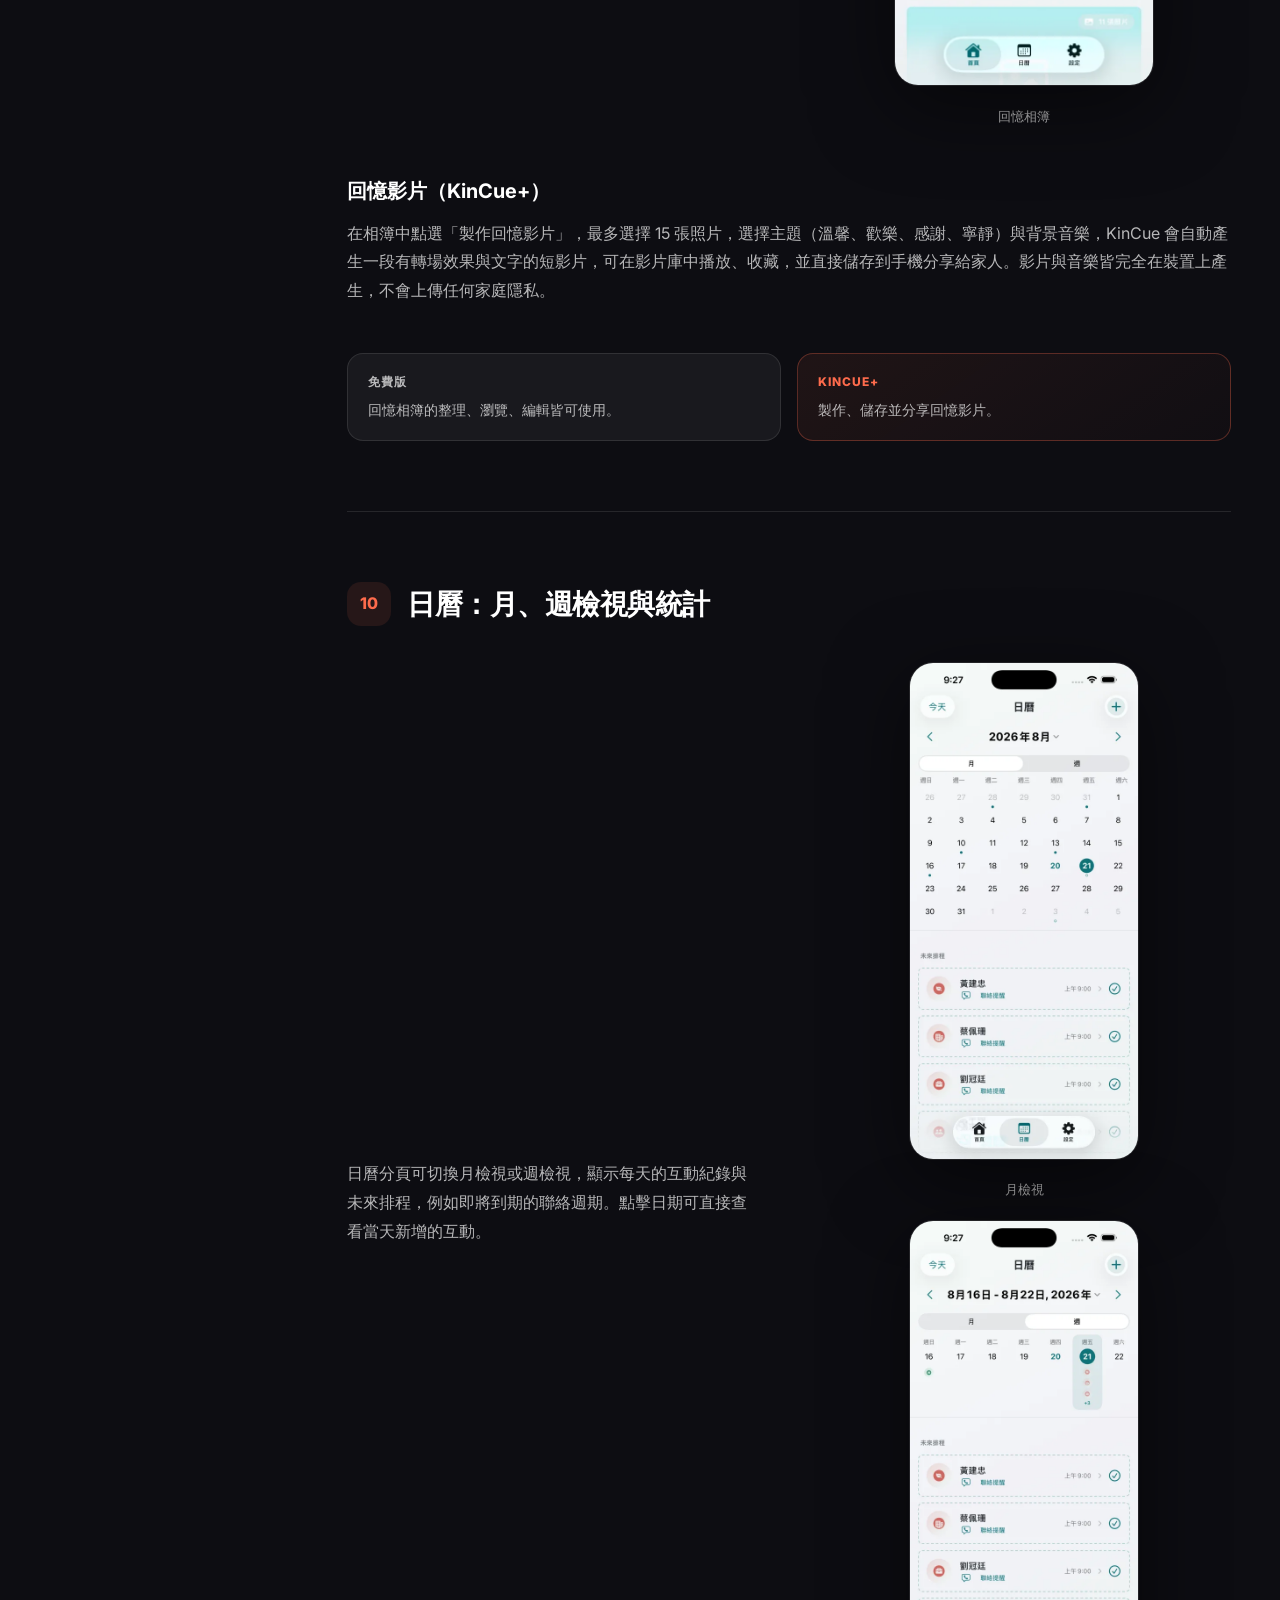
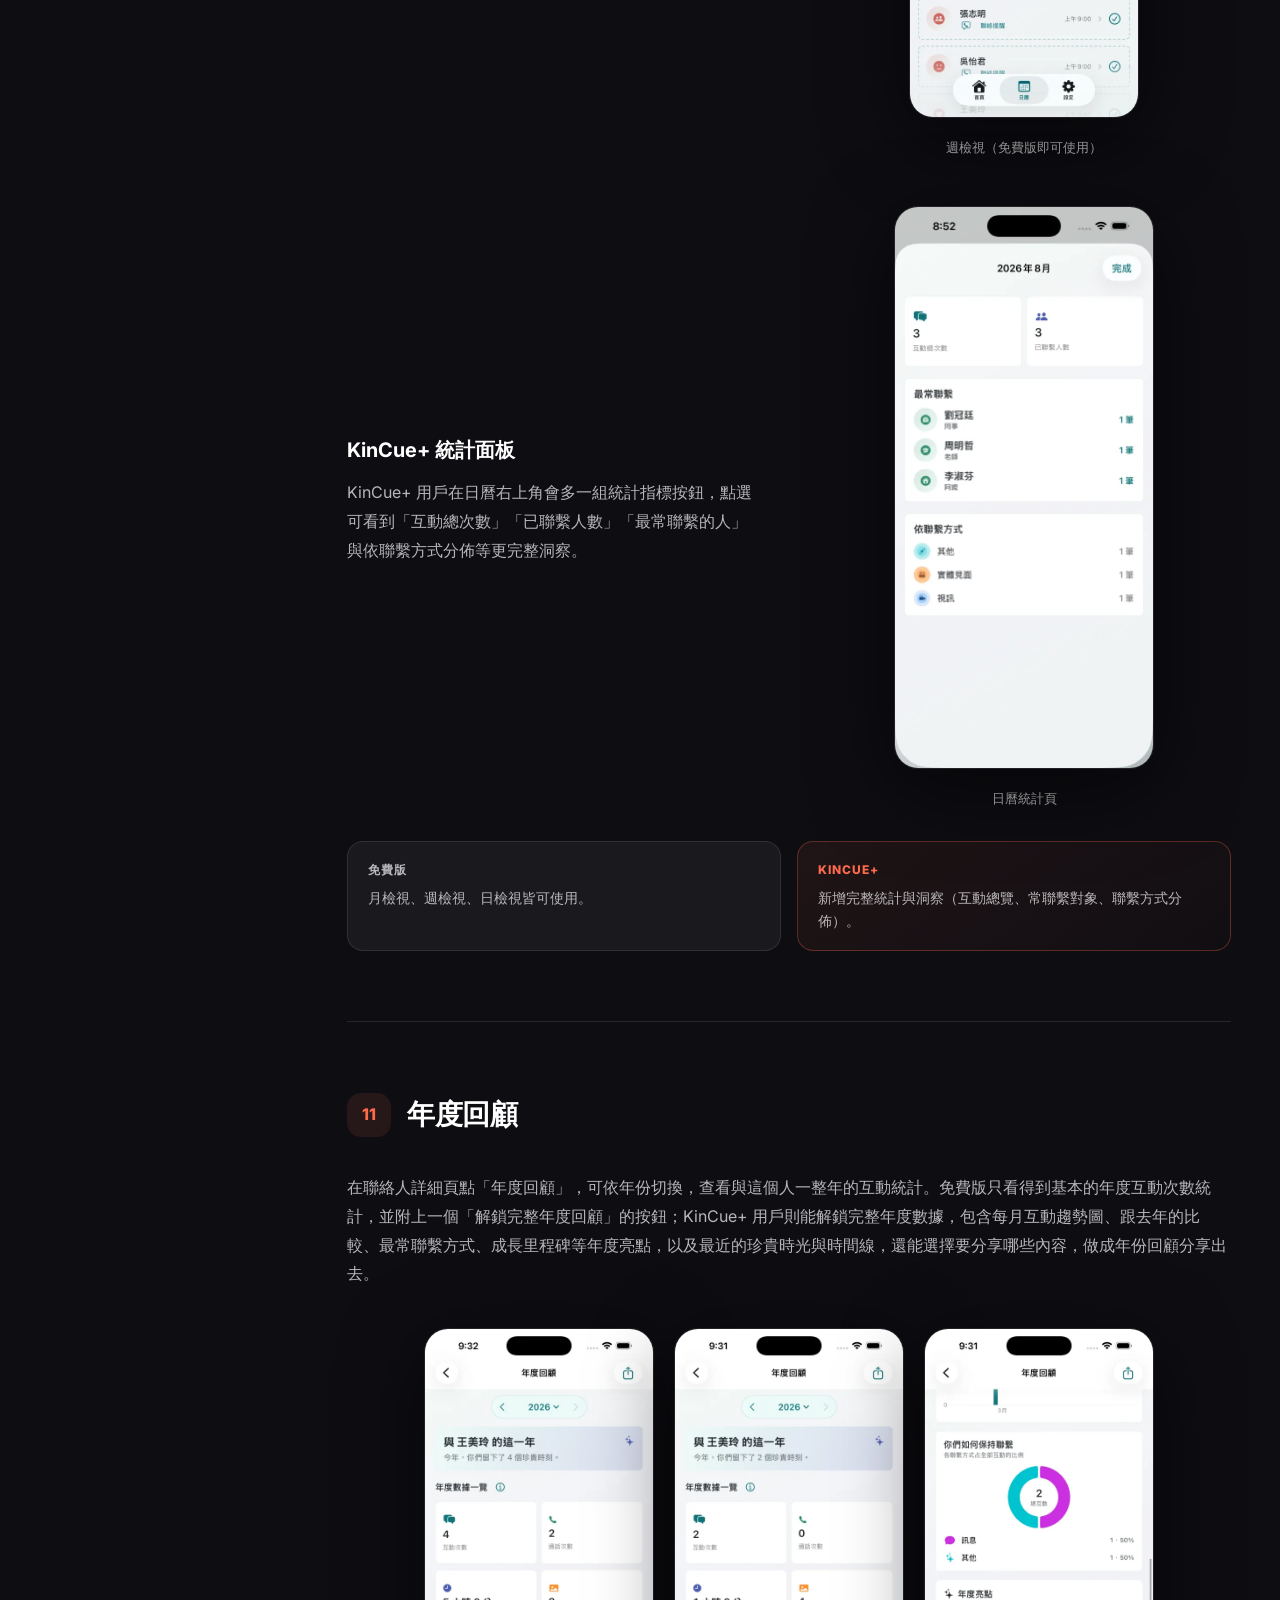
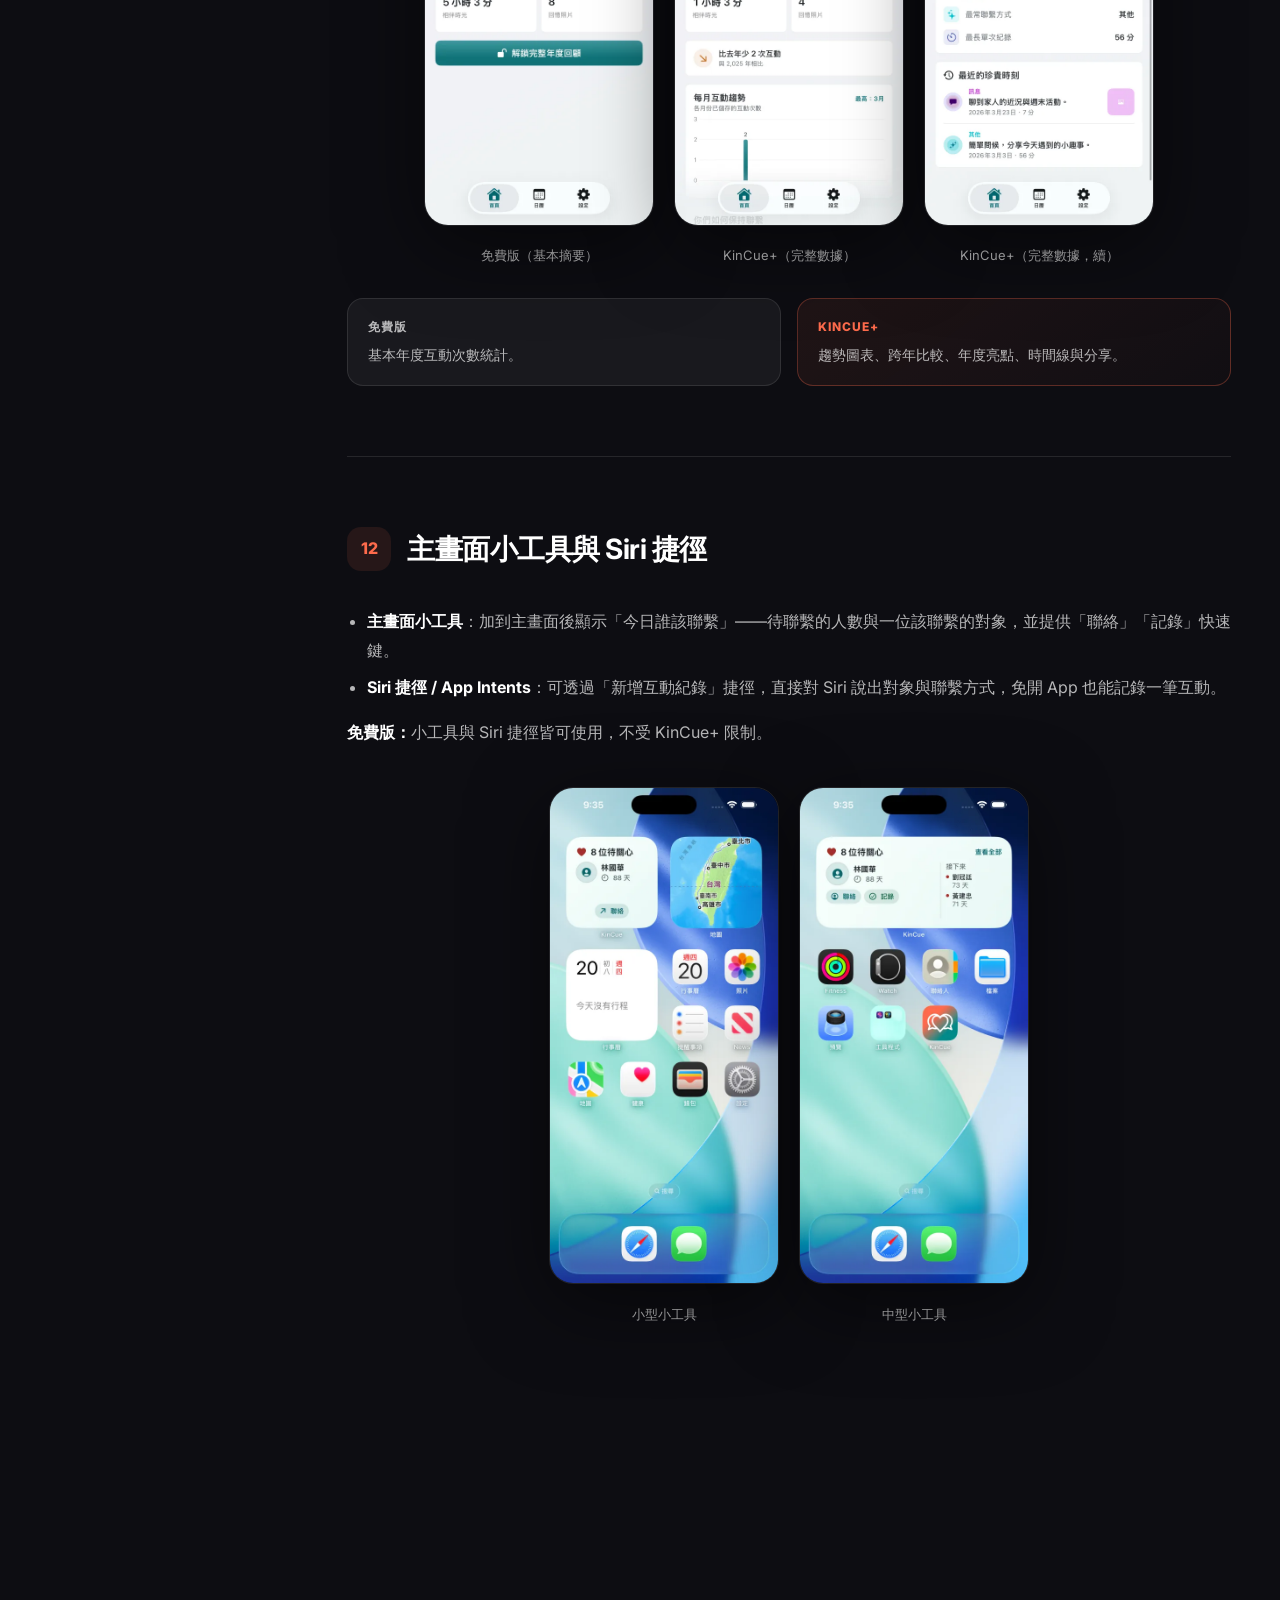
<file: guide.html>
<!DOCTYPE html>
<html lang="zh-TW">
<head>
  <meta charset="UTF-8">
  <meta name="viewport" content="width=device-width, initial-scale=1.0">
  <title data-i18n="g-meta-title">KinCue - 使用手冊</title>
  <meta name="description" data-i18n-content="g-meta-desc" content="KinCue 1.1.0 使用手冊，帶你認識首頁、聯絡人管理、互動紀錄、提醒通知、日曆、年度回顧與 KinCue+ 進階功能。">

  <!-- Google Fonts: Inter -->
  <link rel="preconnect" href="https://fonts.googleapis.com">
  <link rel="preconnect" href="https://fonts.gstatic.com" crossorigin>
  <link href="https://fonts.googleapis.com/css2?family=Inter:wght@400;500;600;700;800&display=swap" rel="stylesheet">

  <!-- CSS -->
  <link rel="stylesheet" href="css/style.css">
</head>
<body>
  <!-- Background Glow -->
  <div class="bg-glow"></div>
  <div class="bg-glow bg-glow-right"></div>

  <!-- Navbar -->
  <nav class="navbar">
    <a href="index.html" class="logo">
      <img src="assets/logo.png" alt="KinCue Logo">
      KinCue
    </a>
    <button class="mobile-menu-btn" aria-label="Toggle Menu">
      <svg width="24" height="24" viewBox="0 0 24 24" fill="none" stroke="currentColor" stroke-width="2" stroke-linecap="round" stroke-linejoin="round">
        <line x1="3" y1="12" x2="21" y2="12"></line>
        <line x1="3" y1="6" x2="21" y2="6"></line>
        <line x1="3" y1="18" x2="21" y2="18"></line>
      </svg>
    </button>
    <div class="nav-links">
      <a href="index.html#features" data-i18n="nav-features">功能特色</a>
      <a href="pricing.html" data-i18n="nav-pricing">方案比較</a>
      <a href="guide.html" data-i18n="nav-guide" class="active">使用手冊</a>
      <a href="versions.html" data-i18n="nav-versions">版本資訊</a>
      <a href="mailto:kincue.app@gmail.com" data-i18n="nav-contact">聯絡客服</a>
      <a href="privacy.html" data-i18n="nav-privacy">隱私權政策</a>
      <div class="lang-switcher">
        <button data-lang="zh-TW" class="active">中文</button>
        <button data-lang="en">EN</button>
      </div>
    </div>
  </nav>

  <!-- Guide Hero -->
  <section class="guide-hero fade-up">
    <span class="guide-eyebrow">User Guide · v1.1.0</span>
    <h1 data-i18n="g-h1">KinCue 使用手冊</h1>
    <p data-i18n="g-intro">這是一本簡單直覺的行動說明書，陪你認識想要記得的人。本文件依 KinCue 1.1.0 整理，涵蓋所有主要功能的使用方式，並標示哪些功能免費即可使用、哪些屬於 KinCue+ 訂閱專屬。</p>
    <div class="guide-legend">
      <span class="tag-free" data-i18n="g-tag-free">免費版</span>
      <span class="tag-plus" data-i18n="g-tag-plus">KinCue+ 專屬</span>
    </div>
  </section>

  <div class="guide-layout">
    <!-- Sidebar TOC -->
    <nav class="guide-sidebar fade-up" id="guide-sidebar">
      <a href="#about"><span class="toc-num">1</span><span data-i18n="g-toc-1">關於 KinCue</span></a>
      <a href="#compare"><span class="toc-num">2</span><span data-i18n="g-toc-2">免費版 vs KinCue+ 總覽</span></a>
      <a href="#onboarding"><span class="toc-num">3</span><span data-i18n="g-toc-3">初次啟動與導覽</span></a>
      <a href="#home"><span class="toc-num">4</span><span data-i18n="g-toc-4">首頁：今日誰該聯繫</span></a>
      <a href="#contacts"><span class="toc-num">5</span><span data-i18n="g-toc-5">聯絡人管理</span></a>
      <a href="#interactions"><span class="toc-num">6</span><span data-i18n="g-toc-6">記錄互動</span></a>
      <a href="#reminders"><span class="toc-num">7</span><span data-i18n="g-toc-7">提醒與通知</span></a>
      <a href="#enrichment"><span class="toc-num">8</span><span data-i18n="g-toc-8">更懂對方（KinCue+）</span></a>
      <a href="#memories"><span class="toc-num">9</span><span data-i18n="g-toc-9">珍藏回憶：相簿與影片</span></a>
      <a href="#calendar"><span class="toc-num">10</span><span data-i18n="g-toc-10">日曆：月、週檢視與統計</span></a>
      <a href="#yearreview"><span class="toc-num">11</span><span data-i18n="g-toc-11">年度回顧</span></a>
      <a href="#widget"><span class="toc-num">12</span><span data-i18n="g-toc-13">主畫面小工具與 Siri</span></a>
      <a href="#settings"><span class="toc-num">13</span><span data-i18n="g-toc-14">設定</span></a>
      <a href="#subscription"><span class="toc-num">14</span><span data-i18n="g-toc-15">KinCue+ 訂閱方案</span></a>
      <a href="#privacy"><span class="toc-num">15</span><span data-i18n="g-toc-16">隱私與資料安全</span></a>
    </nav>

    <div class="guide-sections">

    <!-- 1. About -->
    <section id="about" class="guide-section fade-up">
      <div class="guide-section-header">
        <div class="guide-section-num">1</div>
        <h2 data-i18n="g-s1-h2">關於 KinCue</h2>
      </div>
      <div class="guide-block">
        <div class="guide-text" style="max-width: 720px;">
          <p data-i18n="g-s1-p1">KinCue 是一款幫助你和父母、家人保持聯繫的 iOS App。核心概念很單純：把每一次電話、聚餐、視訊或訊息記錄下來，KinCue 提供你自行設定的聯絡週期，在適當的時間溫柔提醒你該聯繫誰了。</p>
          <p data-i18n="g-s1-p2"><strong>KinCue 不需要註冊帳戶</strong>，所有聯絡人資料與互動紀錄都只儲存在你的裝置上，只有在你主動開啟「備份」時，資料才會寫入你自己的私人 iCloud 空間。</p>
        </div>
      </div>
    </section>

    <!-- 2. Compare -->
    <section id="compare" class="guide-section fade-up">
      <div class="guide-section-header">
        <div class="guide-section-num">2</div>
        <h2 data-i18n="g-s2-h2">免費版 vs KinCue+ 功能總覽</h2>
      </div>
      <div class="guide-block">
        <div class="guide-text">
          <p data-i18n="g-s2-intro">想快速比較，App 內「設定 → KinCue+ → 訂閱方案」也有一張表，並提供依你目前方案即時反白。</p>
          <div class="table-responsive">
            <table class="comparison-table">
              <thead>
                <tr>
                  <th data-i18n="g-s2-th1">功能</th>
                  <th data-i18n="g-s2-th2">免費版</th>
                  <th class="pro-header" data-i18n="g-s2-th3">KinCue+</th>
                </tr>
              </thead>
              <tbody>
                <tr><td data-i18n="g-s2-r1-feat">重要聯絡人數量</td><td data-i18n="g-s2-r1-free">最多 4 位</td><td class="pro-cell" data-i18n="g-s2-r1-pro">不限人數</td></tr>
                <tr><td data-i18n="g-s2-r2-feat">聯絡週期</td><td data-i18n="g-s2-r2-free">基本聯絡週期與提醒</td><td class="pro-cell" data-i18n="g-s2-r2-pro">偏好聯絡時段、需紀念日期、聯絡後追蹤、智慧合併提醒</td></tr>
                <tr><td data-i18n="g-s2-r3-feat">互動紀錄（時間線）</td><td><span class="check">✓</span> <span data-i18n="g-s2-r3-free">查看、新增、篩選</span></td><td class="pro-cell"><span class="check">✓</span> <span data-i18n="g-s2-r3-pro">與免費版相同</span></td></tr>
                <tr><td data-i18n="g-s2-r4-feat">更懂對方（偏好、禮物、話題）</td><td data-i18n="g-s2-r4-free">基本聊天話題提示</td><td class="pro-cell" data-i18n="g-s2-r4-pro">完整開放</td></tr>
                <tr><td data-i18n="g-s2-r5-feat">回憶相簿 / 回憶影片</td><td data-i18n="g-s2-r5-free">相簿可用</td><td class="pro-cell" data-i18n="g-s2-r5-pro">可製作、儲存並分享回憶影片</td></tr>
                <tr><td data-i18n="g-s2-r6-feat">日曆檢視</td><td data-i18n="g-s2-r6-free">月、週、日檢視及篩選</td><td class="pro-cell" data-i18n="g-s2-r6-pro">同左，並多一組完整統計</td></tr>
                <tr><td data-i18n="g-s2-r7-feat">年度回顧</td><td data-i18n="g-s2-r7-free">基本年度互動次數統計</td><td class="pro-cell" data-i18n="g-s2-r7-pro">趨勢圖表、跨年比較、精彩時刻、分享</td></tr>
                <tr><td data-i18n="g-s2-r9-feat">iCloud 備份、Widget、Siri 捷徑</td><td><span class="check">✓</span> <span data-i18n="g-s2-r9-free">皆可使用</span></td><td class="pro-cell"><span class="check">✓</span> <span data-i18n="g-s2-r9-pro">皆可使用</span></td></tr>
              </tbody>
            </table>
          </div>
        </div>
      </div>
      <div class="guide-note" data-i18n="g-s2-note">想快速比較？App 首頁 →「設定」→「KinCue+」→「訂閱方案」也有同一張表，並提供你目前方案的即時對照。</div>
    </section>

    <!-- 3. Onboarding -->
    <section id="onboarding" class="guide-section fade-up">
      <div class="guide-section-header">
        <div class="guide-section-num">3</div>
        <h2 data-i18n="g-s3-h2">初次啟動與導覽</h2>
      </div>
      <div class="guide-block">
        <div class="guide-text">
          <p data-i18n="g-s3-p1">第一次開啟 KinCue 時，App 會用幾個畫面快速說明它能幫你做什麼，並依你的節奏完成互動，同時在最後詢問是否允許通知（這樣才能在合適的時機提醒你）。導覽尾聲也會用一張表格，讓你搞清楚免費版與 KinCue+ 差在哪裡——決定要不要訂閱，你也可以選擇「掃過不看」，之後隨時可以在設定裡再訂閱。</p>
        </div>
        <div class="guide-media">
          <figure><img src="assets/guide/07-onboarding-plan-comparison.webp" data-i18n-src="07-onboarding-plan-comparison" alt="初次啟動的免費版、KinCue+ 方案比較頁" data-i18n-alt="g-img-07-alt" width="520" height="1130" loading="lazy"><figcaption data-i18n="g-cap-07">方案比較頁</figcaption></figure>
        </div>
      </div>
      <div class="guide-note"><strong data-i18n="g-label-free">免費版：</strong><span data-i18n="g-s3-note">完整導覽流程皆可使用。</span></div>
    </section>

    <!-- 4. Home -->
    <section id="home" class="guide-section fade-up">
      <div class="guide-section-header">
        <div class="guide-section-num">4</div>
        <h2 data-i18n="g-s4-h2">首頁：今日誰該聯繫</h2>
      </div>
      <div class="guide-block">
        <div class="guide-text">
          <p data-i18n="g-s4-p1">首頁是 KinCue 的預設起點，上方是「今日關係節奏」卡片，用待聯絡、快到了、已更新等數字，讓你一眼看出今天該聯繫誰；下方則是完整聯絡人清單（可依「所有聯絡人」「待聯絡」篩選，並快速切換聯絡週期）。</p>
        </div>
        <div class="guide-media single">
          <figure><img src="assets/guide/01-home.webp" data-i18n-src="01-home" alt="首頁畫面" data-i18n-alt="g-img-01-alt" width="520" height="1130" loading="lazy"><figcaption data-i18n="g-cap-01">首頁畫面</figcaption></figure>
        </div>
      </div>
      <div class="guide-note"><strong data-i18n="g-label-free">免費版：</strong><span data-i18n="g-s4-note">首頁完整功能可使用（最多顯示 4 位聯絡人的節奏總覽）。</span></div>
    </section>

    <!-- 5. Contacts -->
    <section id="contacts" class="guide-section fade-up">
      <div class="guide-section-header">
        <div class="guide-section-num">5</div>
        <h2 data-i18n="g-s5-h2">聯絡人管理</h2>
      </div>

      <div class="guide-block" style="margin-bottom: 48px;">
        <div class="guide-text">
          <h3 style="font-size: 20px; margin-bottom: 12px;" data-i18n="g-s5-h3-1">新增聯絡人</h3>
          <p data-i18n="g-s5-p1">點選首頁右上角的「新增」，輸入姓名、選擇稱謂（媽媽、姐姐、好友……或自訂），可選填電話、訊息收件人、生日與聯絡週期（預設可輸入 1～365 天）。也能直接從手機通訊錄選取聯絡人資料。</p>
        </div>
        <div class="guide-media single">
          <figure><img src="assets/guide/05-add-contact.webp" data-i18n-src="05-add-contact" alt="新增聯絡人畫面" data-i18n-alt="g-img-05-alt" width="520" height="1130" loading="lazy"><figcaption data-i18n="g-cap-05">新增聯絡人</figcaption></figure>
        </div>
      </div>

      <div class="guide-block" style="margin-bottom: 48px;">
        <div class="guide-text">
          <h3 style="font-size: 20px; margin-bottom: 12px;" data-i18n="g-s5-h3-2">聯絡人詳細頁</h3>
          <p data-i18n="g-s5-p2">點進任一位聯絡人，會看到基本資料，以及以植物生長比喻呈現的「關係健康度」（例如「枝葉茂盛．連結成長狀態」），下方並列出距上次聯繫天數、提醒週期與互動紀錄筆數。往下可以查看話題提示、互動時間線紀錄，以及「更懂對方」「分享回憶」「同步社群」等擴充功能卡片。</p>
        </div>
        <div class="guide-media single">
          <figure><img src="assets/guide/04-contact-detail.webp" data-i18n-src="04-contact-detail" alt="聯絡人詳細頁" data-i18n-alt="g-img-04-alt" width="520" height="1130" loading="lazy"><figcaption data-i18n="g-cap-04">聯絡人詳細頁</figcaption></figure>
        </div>
      </div>

      <div class="guide-block">
        <div class="guide-text">
          <h3 style="font-size: 20px; margin-bottom: 12px;" data-i18n="g-s5-h3-3">免費版人數上限</h3>
          <p data-i18n="g-s5-p3">免費版最多可加入 <strong>4 位</strong>重要聯絡人。加入第 5 位時，App 會直接引導至 KinCue+ 升級頁面，說明「不限人數，只有你最需要的人」。</p>
        </div>
        <div class="guide-media single">
          <figure><img src="assets/guide/24-contact-limit-paywall.webp" data-i18n-src="24-contact-limit-paywall" alt="免費版第 5 位聯絡人的升級提示" data-i18n-alt="g-img-24-alt" width="520" height="1130" loading="lazy"><figcaption data-i18n="g-cap-24">免費版第 5 位聯絡人的升級提示</figcaption></figure>
        </div>
      </div>

      <div class="guide-compare">
        <div class="compare-card">
          <div class="compare-label" data-i18n="g-tag-free">免費版</div>
          <p data-i18n="g-s5-cmp-free">新增、編輯、刪除聯絡人皆可使用（上限 <strong>4 位</strong>）。</p>
        </div>
        <div class="compare-card plus">
          <div class="compare-label">KinCue+</div>
          <p data-i18n="g-s5-cmp-plus">解除人數限制，可加入所有你在乎的人。</p>
        </div>
      </div>
    </section>

    <!-- 6. Interactions -->
    <section id="interactions" class="guide-section fade-up">
      <div class="guide-section-header">
        <div class="guide-section-num">6</div>
        <h2 data-i18n="g-s6-h2">記錄互動</h2>
      </div>

      <div class="guide-block" style="margin-bottom: 48px;">
        <div class="guide-text">
          <h3 style="font-size: 20px; margin-bottom: 12px;" data-i18n="g-s6-h3-1">新增互動</h3>
          <p data-i18n="g-s6-p1">在聯絡人詳細頁點「記錄互動」，選擇方式（電話、FaceTime 視訊/語音、實體見面、訊息……），填寫發生時間、結果與備註，也能加入其他家人共同參與。若是接聽或撥打電話，也可以用「快速記錄」，一鍵新增一筆 15 分鐘電話紀錄，不用手動填完整表單。</p>
        </div>
        <div class="guide-media single">
          <figure><img src="assets/guide/08-add-interaction.webp" data-i18n-src="08-add-interaction" alt="新增互動畫面" data-i18n-alt="g-img-08-alt" width="520" height="1130" loading="lazy"><figcaption data-i18n="g-cap-08">新增互動</figcaption></figure>
        </div>
      </div>

      <div class="guide-block">
        <div class="guide-text">
          <h3 style="font-size: 20px; margin-bottom: 12px;" data-i18n="g-s6-h3-2">互動時間線與篩選</h3>
          <p data-i18n="g-s6-p2">每位聯絡人都有專屬的「互動時間線」，提供時間排序的完整紀錄，並支援依方式、日期範圍、聯繫方式、備註關鍵字篩選，以及分組（依年份、依月分）排序。</p>
        </div>
        <div class="guide-media single">
          <figure><img src="assets/guide/09-interaction-timeline.webp" data-i18n-src="09-interaction-timeline" alt="互動時間線" data-i18n-alt="g-img-09-alt" width="520" height="1130" loading="lazy"><figcaption data-i18n="g-cap-09">互動時間線</figcaption></figure>
        </div>
      </div>

      <div class="guide-compare">
        <div class="compare-card">
          <div class="compare-label" data-i18n="g-tag-free">免費版</div>
          <p data-i18n="g-s6-cmp-free">新增、編輯、刪除互動紀錄，以及時間線的查看、搜尋、排序與篩選皆可使用（與 KinCue+ 相同）。</p>
        </div>
        <div class="compare-card plus">
          <div class="compare-label">KinCue+</div>
          <p data-i18n="g-s6-cmp-plus">完整開放，與免費版相同。</p>
        </div>
      </div>
    </section>

    <!-- 7. Reminders -->
    <section id="reminders" class="guide-section fade-up">
      <div class="guide-section-header">
        <div class="guide-section-num">7</div>
        <h2 data-i18n="g-s7-h2">提醒與通知</h2>
      </div>

      <div class="guide-block" style="margin-bottom: 48px;">
        <div class="guide-text">
          <h3 style="font-size: 20px; margin-bottom: 12px;" data-i18n="g-s7-h3-1">基本聯絡提醒（免費）</h3>
          <p data-i18n="g-s7-p1">為每位聯絡人設定「聯絡週期」（例如每 7 天），KinCue 會透過本機通知，在週期到期時當天提醒你「該聯絡了」。系統也預先建立好子女篇、夫妻篇、父母篇的參考週期。</p>
        </div>
      </div>

      <div class="guide-block" style="margin-bottom: 48px;">
        <div class="guide-text">
          <h3 style="font-size: 20px; margin-bottom: 12px;" data-i18n="g-s7-h3-2">進階提醒（KinCue+）</h3>
          <p data-i18n="g-s7-p2">設定 →「KinCue+」→「進階提醒（適合聯絡的時段）」可以：</p>
          <ul>
            <li data-i18n="g-s7-li1">設定「偏好聯絡時段」，只在指定的幾天或時段內收到提醒，避免打擾對方休息或早自習期間。</li>
            <li data-i18n="g-s7-li2">啟用「智慧合併」，自動合併 7 天內多筆待處理提醒，避免過度打擾。</li>
            <li data-i18n="g-s7-li3">收到「需紀念日提醒」（結婚紀念日、健康檢查等，來自「更懂對方」中設定的重要日子）。</li>
            <li data-i18n="g-s7-li4">收到「聯絡後提醒」，在錯過設定電話後，主動詢問要不要改天再聯絡。</li>
          </ul>
        </div>
        <div class="guide-media single">
          <figure><img src="assets/guide/17-reminder-time-plus.webp" data-i18n-src="17-reminder-time-plus" alt="KinCue+ 的進階提醒設定頁" data-i18n-alt="g-img-17-alt" width="520" height="1130" loading="lazy"><figcaption data-i18n="g-cap-17">進階提醒設定頁</figcaption></figure>
        </div>
      </div>

      <div class="guide-block">
        <div class="guide-text">
          <p data-i18n="g-s7-p3">免費版點選進階入口，會直接看到升級提示：</p>
        </div>
        <div class="guide-media single">
          <figure><img src="assets/guide/18-reminder-time-paywall.webp" data-i18n-src="18-reminder-time-paywall" alt="免費版點選進階提醒時出現的升級頁" data-i18n-alt="g-img-18-alt" width="520" height="1130" loading="lazy"><figcaption data-i18n="g-cap-18">免費版升級提示</figcaption></figure>
        </div>
      </div>

      <div class="guide-compare">
        <div class="compare-card">
          <div class="compare-label" data-i18n="g-tag-free">免費版</div>
          <p data-i18n="g-s7-cmp-free">聯絡週期提醒（子女篇、夫妻篇、父母篇）。</p>
        </div>
        <div class="compare-card plus">
          <div class="compare-label">KinCue+</div>
          <p data-i18n="g-s7-cmp-plus">偏好聯絡時段、智慧合併提醒、需紀念日提醒、聯絡後提醒。</p>
        </div>
      </div>
    </section>

    <!-- 8. Enrichment -->
    <section id="enrichment" class="guide-section fade-up">
      <div class="guide-section-header">
        <div class="guide-section-num">8</div>
        <h2 data-i18n="g-s8-h2">更懂對方（KinCue+）</h2>
      </div>
      <div class="guide-block">
        <div class="guide-text">
          <p data-i18n="g-s8-p1">在聯絡人詳細頁往下滑，會看到「更懂對方」卡片，用來記住那些讓關心更貼心的小細節：</p>
          <ul>
            <li data-i18n="g-s8-li1"><strong>偏好與送禮靈感</strong>：衣服尺寸、偏好食物、心心念念的東西、興趣、送禮靈感。</li>
            <li data-i18n="g-s8-li2"><strong>需紀念日</strong>：結婚紀念日、健康檢查等（可設定每年重複與提前提醒天數）。</li>
            <li data-i18n="g-s8-li3"><strong>話題聊天庫</strong>：建立聊天庫，可自訂話題數量（聊天內容、最近聊過、常聊話題）。</li>
          </ul>
          <p data-i18n="g-s8-p2">免費版只看得到基本的預設話題提示，並在卡片下方看到升級推廣；KinCue+ 用戶則可以完整編輯這一張卡片。</p>
        </div>
      </div>
      <div class="guide-media" style="margin-top: 24px;">
        <figure><img src="assets/guide/10-profile-enrichment-locked-free.webp" data-i18n-src="10-profile-enrichment-locked-free" alt="免費版的「更懂對方」鎖定卡片" data-i18n-alt="g-img-10-alt" width="520" height="1130" loading="lazy"><figcaption data-i18n="g-cap-10">免費版（鎖定）</figcaption></figure>
        <figure><img src="assets/guide/11-profile-enrichment-unlocked-plus.webp" data-i18n-src="11-profile-enrichment-unlocked-plus" alt="KinCue+ 解鎖後的「更懂對方」卡片" data-i18n-alt="g-img-11-alt" width="520" height="1130" loading="lazy"><figcaption data-i18n="g-cap-11">KinCue+（解鎖）</figcaption></figure>
        <figure><img src="assets/guide/11a-topic-library-full.webp" data-i18n-src="11a-topic-library-full" alt="點擊「查看全部」後的話題靈感庫列表" data-i18n-alt="g-img-11a-alt" width="520" height="1130" loading="lazy"><figcaption data-i18n="g-cap-11a">話題靈感庫（查看全部）</figcaption></figure>
      </div>
      <div class="guide-compare">
        <div class="compare-card">
          <div class="compare-label" data-i18n="g-tag-free">免費版</div>
          <p data-i18n="g-s8-cmp-free">僅顯示基本聊天話題提示。</p>
        </div>
        <div class="compare-card plus">
          <div class="compare-label">KinCue+</div>
          <p data-i18n="g-s8-cmp-plus">完整開放偏好與送禮靈感、需紀念日、自訂話題聊天庫。</p>
        </div>
      </div>
    </section>

    <!-- 9. Memories -->
    <section id="memories" class="guide-section fade-up">
      <div class="guide-section-header">
        <div class="guide-section-num">9</div>
        <h2 data-i18n="g-s9-h2">珍藏回憶：相簿與回憶影片</h2>
      </div>

      <div class="guide-block" style="margin-bottom: 48px;">
        <div class="guide-text">
          <h3 style="font-size: 20px; margin-bottom: 12px;" data-i18n="g-s9-h3-1">回憶相簿（免費）</h3>
          <p data-i18n="g-s9-p1">在互動紀錄中加入照片後，KinCue 會自動整理成該聯絡人的回憶相簿，也可以手動調整相簿名稱、封面與收錄的照片。</p>
        </div>
        <div class="guide-media single">
          <figure><img src="assets/guide/12-memory-gallery.webp" data-i18n-src="12-memory-gallery" alt="回憶相簿" data-i18n-alt="g-img-12-alt" width="520" height="1130" loading="lazy"><figcaption data-i18n="g-cap-12">回憶相簿</figcaption></figure>
        </div>
      </div>

      <div class="guide-block">
        <div class="guide-text">
          <h3 style="font-size: 20px; margin-bottom: 12px;" data-i18n="g-s9-h3-2">回憶影片（KinCue+）</h3>
          <p data-i18n="g-s9-p2">在相簿中點選「製作回憶影片」，最多選擇 15 張照片，選擇主題（溫馨、歡樂、感謝、寧靜）與背景音樂，KinCue 會自動產生一段有轉場效果與文字的短影片，可在影片庫中播放、收藏，並直接儲存到手機分享給家人。影片與音樂皆完全在裝置上產生，不會上傳任何家庭隱私。</p>
        </div>
      </div>

      <div class="guide-compare">
        <div class="compare-card">
          <div class="compare-label" data-i18n="g-tag-free">免費版</div>
          <p data-i18n="g-s9-cmp-free">回憶相簿的整理、瀏覽、編輯皆可使用。</p>
        </div>
        <div class="compare-card plus">
          <div class="compare-label">KinCue+</div>
          <p data-i18n="g-s9-cmp-plus">製作、儲存並分享回憶影片。</p>
        </div>
      </div>
    </section>

    <!-- 10. Calendar -->
    <section id="calendar" class="guide-section fade-up">
      <div class="guide-section-header">
        <div class="guide-section-num">10</div>
        <h2 data-i18n="g-s10-h2">日曆：月、週檢視與統計</h2>
      </div>

      <div class="guide-block" style="margin-bottom: 48px;">
        <div class="guide-text">
          <p data-i18n="g-s10-p1">日曆分頁可切換月檢視或週檢視，顯示每天的互動紀錄與未來排程，例如即將到期的聯絡週期。點擊日期可直接查看當天新增的互動。</p>
        </div>
        <div class="guide-media">
          <figure><img src="assets/guide/02-calendar-month.webp" data-i18n-src="02-calendar-month" alt="日曆月檢視" data-i18n-alt="g-img-02-alt" width="520" height="1130" loading="lazy"><figcaption data-i18n="g-cap-02">月檢視</figcaption></figure>
          <figure><img src="assets/guide/15-calendar-week-view.webp" data-i18n-src="15-calendar-week-view" alt="日曆週檢視（免費版即可使用）" data-i18n-alt="g-img-15-alt" width="520" height="1130" loading="lazy"><figcaption data-i18n="g-cap-15">週檢視（免費版即可使用）</figcaption></figure>
        </div>
      </div>

      <div class="guide-block">
        <div class="guide-text">
          <h3 style="font-size: 20px; margin-bottom: 12px;" data-i18n="g-s10-h3">KinCue+ 統計面板</h3>
          <p data-i18n="g-s10-p2">KinCue+ 用戶在日曆右上角會多一組統計指標按鈕，點選可看到「互動總次數」「已聯繫人數」「最常聯繫的人」與依聯繫方式分佈等更完整洞察。</p>
        </div>
        <div class="guide-media single">
          <figure><img src="assets/guide/16-calendar-stats-plus.webp" data-i18n-src="16-calendar-stats-plus" alt="KinCue+ 的日曆統計頁" data-i18n-alt="g-img-16-alt" width="520" height="1130" loading="lazy"><figcaption data-i18n="g-cap-16">日曆統計頁</figcaption></figure>
        </div>
      </div>

      <div class="guide-compare">
        <div class="compare-card">
          <div class="compare-label" data-i18n="g-tag-free">免費版</div>
          <p data-i18n="g-s10-cmp-free">月檢視、週檢視、日檢視皆可使用。</p>
        </div>
        <div class="compare-card plus">
          <div class="compare-label">KinCue+</div>
          <p data-i18n="g-s10-cmp-plus">新增完整統計與洞察（互動總覽、常聯繫對象、聯繫方式分佈）。</p>
        </div>
      </div>
    </section>

    <!-- 11. Year Review -->
    <section id="yearreview" class="guide-section fade-up">
      <div class="guide-section-header">
        <div class="guide-section-num">11</div>
        <h2 data-i18n="g-s11-h2">年度回顧</h2>
      </div>
      <div class="guide-block">
        <div class="guide-text">
          <p data-i18n="g-s11-p1">在聯絡人詳細頁點「年度回顧」，可依年份切換，查看與這個人一整年的互動統計。免費版只看得到基本的年度互動次數統計，並附上一個「解鎖完整年度回顧」的按鈕；KinCue+ 用戶則能解鎖完整年度數據，包含每月互動趨勢圖、跟去年的比較、最常聯繫方式、成長里程碑等年度亮點，以及最近的珍貴時光與時間線，還能選擇要分享哪些內容，做成年份回顧分享出去。</p>
        </div>
      </div>
      <div class="guide-media" style="margin-top: 24px;">
        <figure><img src="assets/guide/13-year-review-current.webp" data-i18n-src="13-year-review-current" alt="免費版基本年度互動摘要" data-i18n-alt="g-img-13-alt" width="520" height="1130" loading="lazy"><figcaption data-i18n="g-cap-13">免費版（基本摘要）</figcaption></figure>
        <figure><img src="assets/guide/14-year-review-historical.webp" data-i18n-src="14-year-review-historical" alt="KinCue+ 完整年度回顧數據" data-i18n-alt="g-img-14-alt" width="520" height="1130" loading="lazy"><figcaption data-i18n="g-cap-14">KinCue+（完整數據）</figcaption></figure>
        <figure><img src="assets/guide/14a-year-review-historical-full.webp" data-i18n-src="14a-year-review-historical-full" alt="KinCue+ 完整年度回顧數據（下滑）" data-i18n-alt="g-img-14a-alt" width="520" height="1130" loading="lazy"><figcaption data-i18n="g-cap-14a">KinCue+（完整數據，續）</figcaption></figure>
      </div>
      <div class="guide-compare">
        <div class="compare-card">
          <div class="compare-label" data-i18n="g-tag-free">免費版</div>
          <p data-i18n="g-s11-cmp-free">基本年度互動次數統計。</p>
        </div>
        <div class="compare-card plus">
          <div class="compare-label">KinCue+</div>
          <p data-i18n="g-s11-cmp-plus">趨勢圖表、跨年比較、年度亮點、時間線與分享。</p>
        </div>
      </div>
    </section>

    <!-- 12. Widget -->
    <section id="widget" class="guide-section fade-up">
      <div class="guide-section-header">
        <div class="guide-section-num">12</div>
        <h2 data-i18n="g-s13-h2">主畫面小工具與 Siri 捷徑</h2>
      </div>
      <div class="guide-block">
        <div class="guide-text">
          <ul>
            <li data-i18n="g-s13-li1"><strong>主畫面小工具</strong>：加到主畫面後顯示「今日誰該聯繫」——待聯繫的人數與一位該聯繫的對象，並提供「聯絡」「記錄」快速鍵。</li>
            <li data-i18n="g-s13-li2"><strong>Siri 捷徑 / App Intents</strong>：可透過「新增互動紀錄」捷徑，直接對 Siri 說出對象與聯繫方式，免開 App 也能記錄一筆互動。</li>
          </ul>
          <p><strong data-i18n="g-label-free">免費版：</strong><span data-i18n="g-s13-note">小工具與 Siri 捷徑皆可使用，不受 KinCue+ 限制。</span></p>
        </div>
      </div>
      <div class="guide-media" style="margin-top: 24px;">
        <figure><img src="assets/guide/25-widget-home-small.webp" data-i18n-src="25-widget-home-small" alt="主畫面小型小工具" data-i18n-alt="g-img-25-alt" width="520" height="1130" loading="lazy"><figcaption data-i18n="g-cap-25">小型小工具</figcaption></figure>
        <figure><img src="assets/guide/26-widget-home-medium.webp" data-i18n-src="26-widget-home-medium" alt="主畫面中型小工具" data-i18n-alt="g-img-26-alt" width="520" height="1130" loading="lazy"><figcaption data-i18n="g-cap-26">中型小工具</figcaption></figure>
      </div>
    </section>

    <!-- 13. Settings -->
    <section id="settings" class="guide-section fade-up">
      <div class="guide-section-header">
        <div class="guide-section-num">13</div>
        <h2 data-i18n="g-s14-h2">設定</h2>
      </div>
      <div class="guide-block">
        <div class="guide-text">
          <p data-i18n="g-s14-p1">點選底部「設定」分頁，可以管理以下項目：</p>
          <ul>
            <li data-i18n="g-s14-li1"><strong>App 語言 / App 外觀</strong>：語言與深色／淺色／跟隨系統，設定後立即套用。</li>
            <li data-i18n="g-s14-li2"><strong>iCloud 備份</strong>：手動將聯絡人與互動紀錄備份到你自己的私人 iCloud（iCloud Drive/KinCue/KinCue Backup），也可從備份還原到新裝置。備份與還原都需要在系統設定中登入 iCloud。</li>
            <li data-i18n="g-s14-li3"><strong>隱私與資料</strong>：閱讀完整隱私權政策，說明資料只存在裝置上，只有你主動備份才會進入 iCloud。</li>
            <li data-i18n="g-s14-li4"><strong>支援與回饋</strong>：一鍵寄信回報問題或建議，會自動帶入 App 版本、iOS 版本與裝置等診斷資訊。</li>
            <li data-i18n="g-s14-li5"><strong>KinCue+</strong>：查看目前訂閱狀態、比較方案、訂閱或管理訂閱（見下一節）。</li>
          </ul>
        </div>
      </div>
      <div class="guide-media" style="margin-top: 24px;">
        <figure><img src="assets/guide/03-settings.webp" data-i18n-src="03-settings" alt="設定頁面" data-i18n-alt="g-img-03-alt" width="520" height="1130" loading="lazy"><figcaption data-i18n="g-cap-03">設定頁面</figcaption></figure>
        <figure><img src="assets/guide/23-icloud-backup.webp" data-i18n-src="23-icloud-backup" alt="iCloud 備份設定" data-i18n-alt="g-img-23-alt" width="520" height="1130" loading="lazy"><figcaption data-i18n="g-cap-23">iCloud 備份設定</figcaption></figure>
      </div>
      <div class="guide-note"><strong data-i18n="g-label-free">免費版：</strong><span data-i18n="g-s14-note">以上設定項目皆可使用，差別僅在「進階提醒」等入口點選後會顯示升級頁，而非開啟實際設定畫面。</span></div>
    </section>

    <!-- 14. Subscription -->
    <section id="subscription" class="guide-section fade-up">
      <div class="guide-section-header">
        <div class="guide-section-num">14</div>
        <h2 data-i18n="g-s15-h2">KinCue+ 訂閱方案</h2>
      </div>
      <div class="guide-block">
        <div class="guide-text">
          <p data-i18n="g-s15-p1">在「設定 → KinCue+」或任何升級提示畫面，都可以進入訂閱中心：</p>
          <ul>
            <li data-i18n="g-s15-li1">提供<strong>月訂閱</strong>與<strong>年訂閱</strong>兩種方案，年訂閱通常較划算（App 會標示折扣、每月換算單價），符合資格的新訂閱也可享免費試用。</li>
            <li data-i18n="g-s15-li3">已訂閱的帳號會顯示「此 Apple 帳號已訂閱 KinCue+」，並提供「管理訂閱」直接連到 App Store 訂閱設定。</li>
            <li data-i18n="g-s15-li4">提供「恢復購買」，換裝置或重新安裝後可一鍵找回並恢復訂閱。</li>
            <li data-i18n="g-s15-li5">訂閱由 Apple 帳號收款，除非在當前訂閱期結束前至少 24 小時取消，否則會自動續訂。</li>
          </ul>
        </div>
      </div>
      <div class="guide-media" style="margin-top: 24px;">
        <figure><img src="assets/guide/21-subscription-compare-free.webp" data-i18n-src="21-subscription-compare-free" alt="訂閱中心（免費版）" data-i18n-alt="g-img-21-alt" width="520" height="1130" loading="lazy"><figcaption data-i18n="g-cap-21">訂閱中心（免費版）</figcaption></figure>
        <figure><img src="assets/guide/22-subscription-compare-plus.webp" data-i18n-src="22-subscription-compare-plus" alt="訂閱中心（KinCue+ 已訂閱）" data-i18n-alt="g-img-22-alt" width="520" height="1130" loading="lazy"><figcaption data-i18n="g-cap-22">訂閱中心（KinCue+ 已訂閱）</figcaption></figure>
      </div>
    </section>

    <!-- 15. Privacy -->
    <section id="privacy" class="guide-section fade-up">
      <div class="guide-section-header">
        <div class="guide-section-num">15</div>
        <h2 data-i18n="g-s16-h2">隱私與資料安全</h2>
      </div>
      <div class="guide-block">
        <div class="guide-text" style="max-width: 720px;">
          <ul>
            <li data-i18n="g-s16-li1">KinCue 不需要帳戶即可使用，聯絡人資料、互動紀錄、照片都只存在你的裝置上。</li>
            <li data-i18n="g-s16-li2">只有在你主動開啟「備份」時，資料才會寫入你自己 Apple 帳號的私人 iCloud 空間，KinCue 不會在任何其他伺服器保留副本。</li>
            <li data-i18n="g-s16-li3">訂閱購買與付款由 Apple 處理，KinCue 只會取得訂閱狀態與已驗證的訂閱期間。</li>
            <li data-i18n="g-s16-li4">正式版使用 Firebase Analytics、Crashlytics 做匿名使用統計與當機診斷，不會將你的姓名、聯絡人、備註、照片等隱私資料連結，也不會用於廣告或跨 App 追蹤。</li>
            <li data-i18n="g-s16-li5">KinCue 不會販售或分享你的個人資料，也不會顯示第三方廣告。</li>
          </ul>
          <p data-i18n="g-s16-p1">完整條款請見 App 內「設定 → 隱私與資料 → 隱私權政策」，或網站的 <a href="privacy.html" style="color: var(--accent-color);">隱私權政策</a> 頁面。</p>
        </div>
      </div>
    </section>

    </div>
  </div>

  <p class="guide-footnote" data-i18n="g-footnote">本文件內容為 KinCue 1.1.0 的繁體中文介面所寫，實際畫面可能依系統版本而有些微差異。</p>

  <!-- Footer -->
  <footer class="footer fade-up">
    <div class="footer-content">
      <div class="footer-brand">
        <img src="assets/logo.png" alt="KinCue Logo">
        <div>
          <h3>KinCue</h3>
          <p data-i18n="footer-rights">© 2026 KinCue. All rights reserved.</p>
        </div>
      </div>
      <div class="footer-links">
        <a href="mailto:kincue.app@gmail.com" data-i18n="footer-support">客服支援</a>
        <a href="terms.html" data-i18n="footer-terms">使用條款</a>
        <a href="privacy.html" data-i18n="footer-privacy">隱私權政策</a>
      </div>
    </div>
  </footer>

  <!-- JS -->
  <script src="js/i18n.js"></script>
  <script src="js/main.js"></script>
  <script>
    // Sidebar scrollspy: highlight the TOC link for the section in view
    (function () {
      const sidebarLinks = document.querySelectorAll('#guide-sidebar a');
      const sections = document.querySelectorAll('.guide-section[id]');
      if (!sidebarLinks.length || !sections.length) return;

      const linkByHash = {};
      sidebarLinks.forEach(link => { linkByHash[link.getAttribute('href')] = link; });

      const setActive = (id) => {
        sidebarLinks.forEach(link => link.classList.remove('active'));
        const active = linkByHash['#' + id];
        if (active) active.classList.add('active');
      };

      const spy = new IntersectionObserver((entries) => {
        entries.forEach(entry => {
          if (entry.isIntersecting) setActive(entry.target.id);
        });
      }, { rootMargin: '-110px 0px -70% 0px', threshold: 0 });

      sections.forEach(section => spy.observe(section));
    })();
  </script>
</body>
</html>
</file>
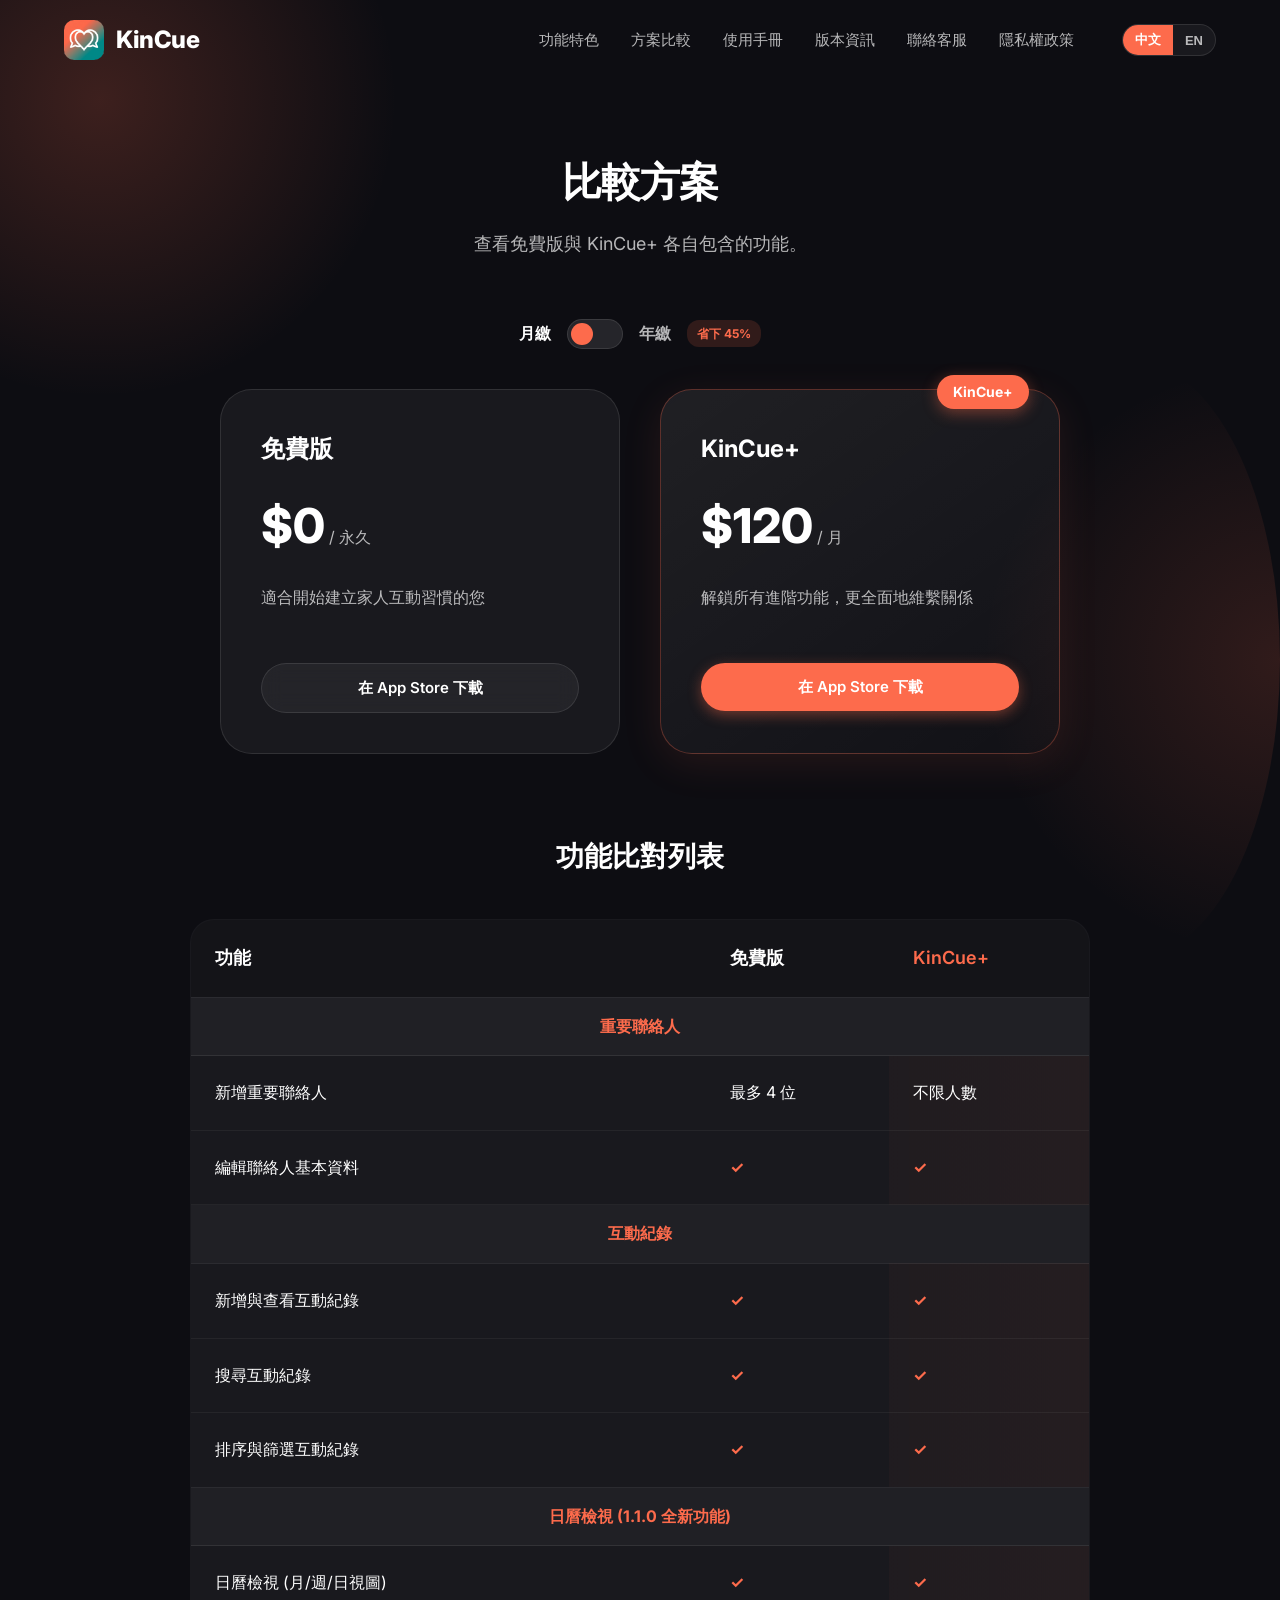
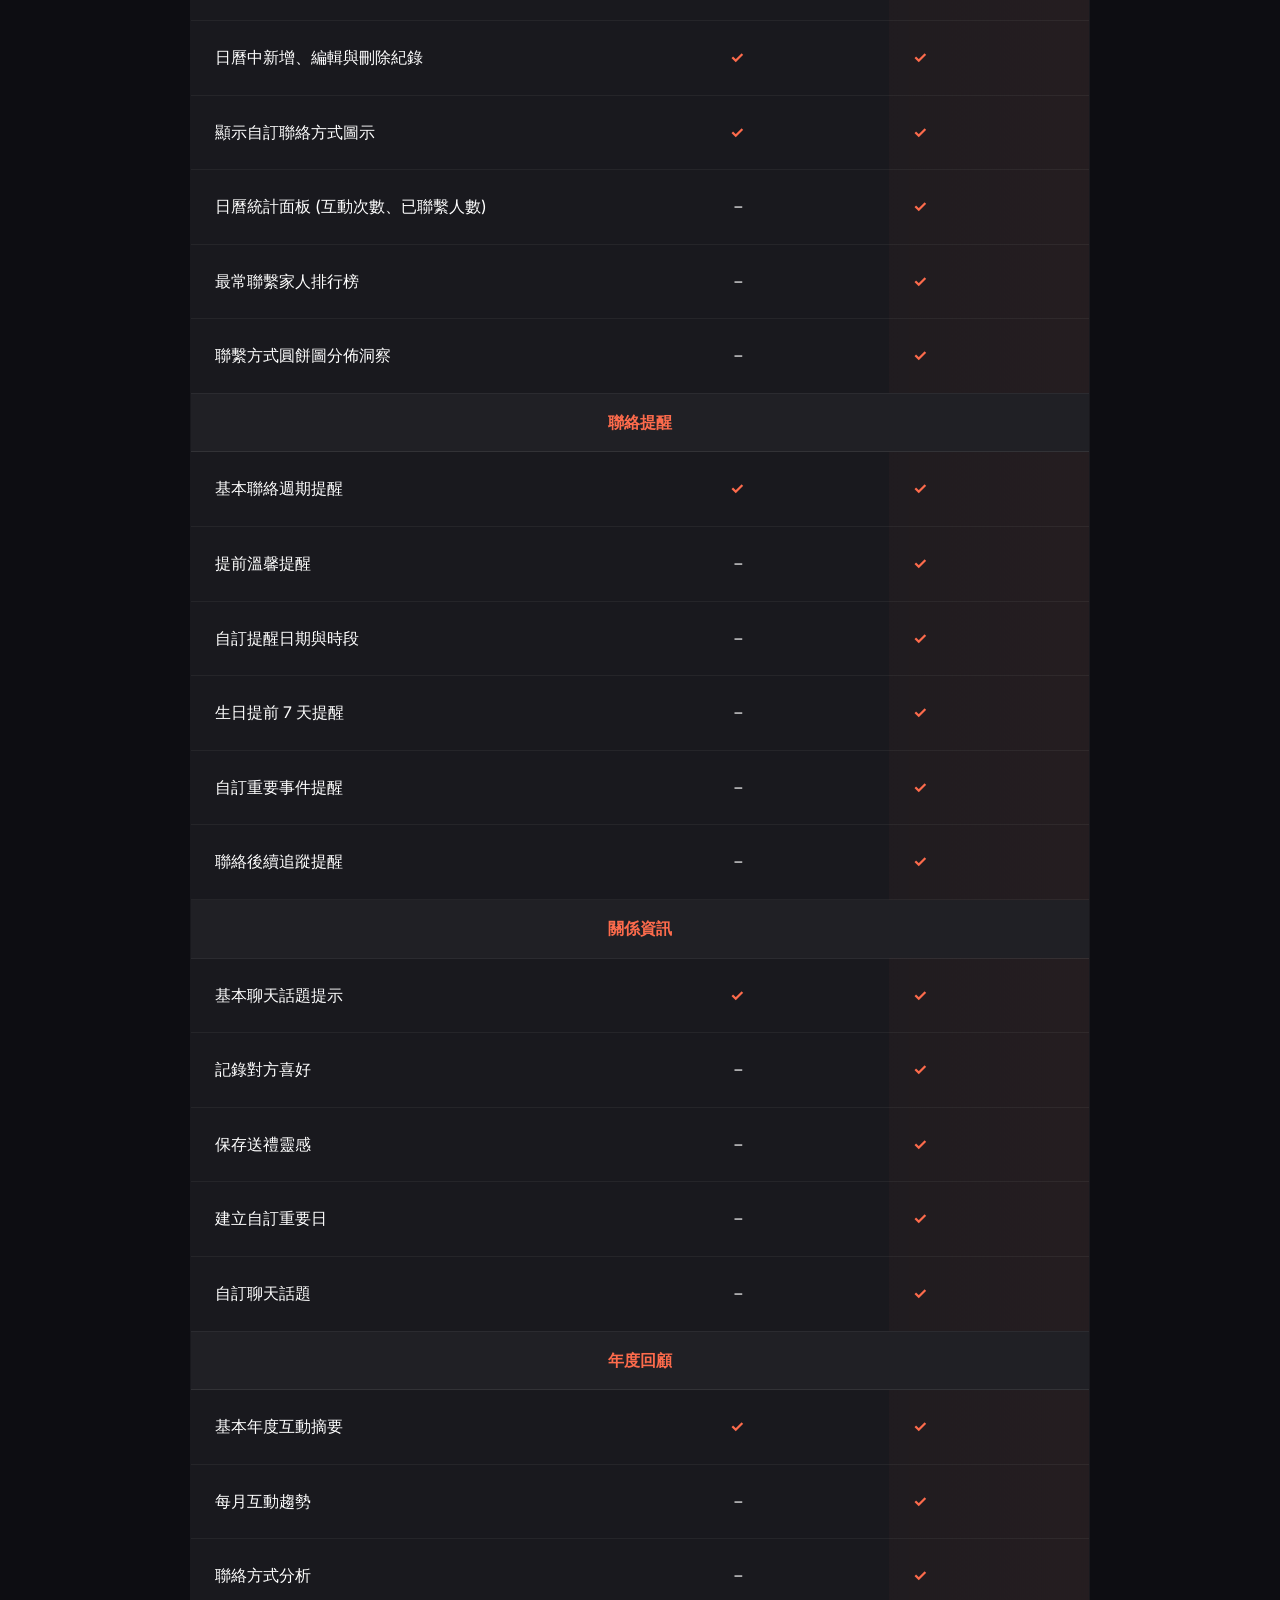
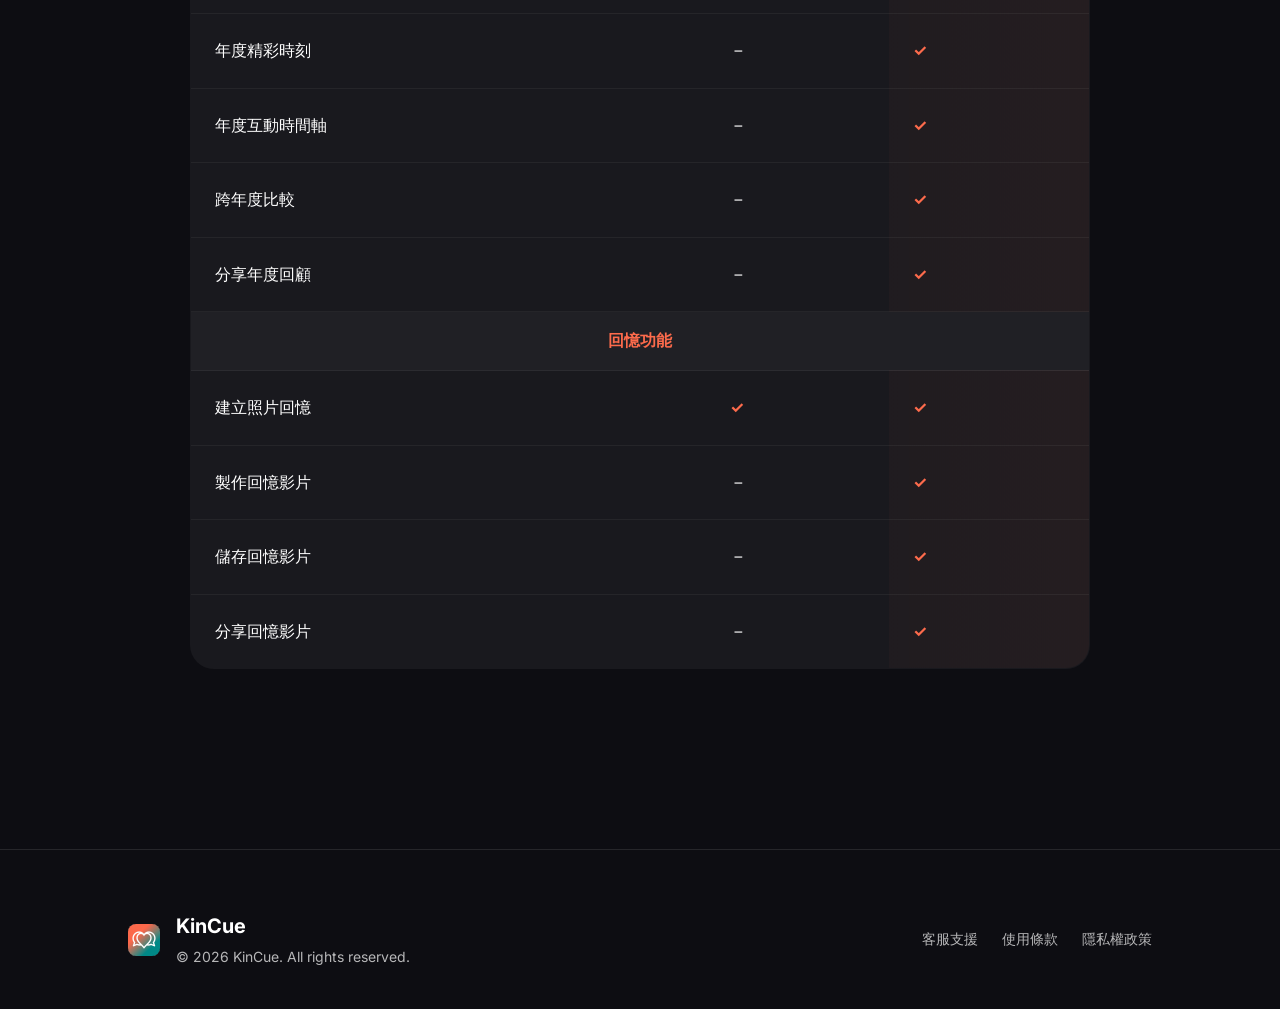
<file: pricing.html>
<!DOCTYPE html>
<html lang="zh-TW">
<head>
  <meta charset="UTF-8">
  <meta name="viewport" content="width=device-width, initial-scale=1.0">
  <title>KinCue - 方案比較</title>
  <meta name="description" content="KinCue 提供免費版與 KinCue+ 進階方案，選擇最適合您維繫家人感情的方式。">
  
  <!-- Google Fonts: Inter -->
  <link rel="preconnect" href="https://fonts.googleapis.com">
  <link rel="preconnect" href="https://fonts.gstatic.com" crossorigin>
  <link href="https://fonts.googleapis.com/css2?family=Inter:wght@400;500;600;700;800&display=swap" rel="stylesheet">
  
  <!-- CSS -->
  <link rel="stylesheet" href="css/style.css">
</head>
<body>
  <!-- Background Glow -->
  <div class="bg-glow"></div>
  <div class="bg-glow bg-glow-right"></div>

  <!-- Navbar -->
  <nav class="navbar">
    <a href="index.html" class="logo">
      <img src="assets/logo.png" alt="KinCue Logo">
      KinCue
    </a>
    <button class="mobile-menu-btn" aria-label="Toggle Menu">
      <svg width="24" height="24" viewBox="0 0 24 24" fill="none" stroke="currentColor" stroke-width="2" stroke-linecap="round" stroke-linejoin="round">
        <line x1="3" y1="12" x2="21" y2="12"></line>
        <line x1="3" y1="6" x2="21" y2="6"></line>
        <line x1="3" y1="18" x2="21" y2="18"></line>
      </svg>
    </button>
    <div class="nav-links">
      <a href="index.html#features" data-i18n="nav-features">功能特色</a>
      <a href="pricing.html" data-i18n="nav-pricing" class="active">方案比較</a>
      <a href="guide.html" data-i18n="nav-guide">使用手冊</a>
      <a href="versions.html" data-i18n="nav-versions">版本資訊</a>
      <a href="mailto:kincue.app@gmail.com" data-i18n="nav-contact">聯絡客服</a>
      <a href="privacy.html" data-i18n="nav-privacy">隱私權政策</a>
      <div class="lang-switcher">
        <button data-lang="zh-TW" class="active">中文</button>
        <button data-lang="en">EN</button>
      </div>
    </div>
  </nav>

  <!-- Pricing Section -->
  <section id="pricing" class="pricing-section" style="padding-top: 150px; min-height: calc(100vh - 100px);">
    <div class="pricing-header fade-up">
      <h2 class="section-title" data-i18n="pricing-section-title" style="margin-bottom: 16px;">比較方案</h2>
      <p class="pricing-subtitle" data-i18n="pricing-section-subtitle">查看免費版與 KinCue+ 各自包含的功能。</p>
    </div>

    <!-- Billing Toggle -->
    <div class="billing-toggle-wrapper fade-up">
      <span class="toggle-label active" id="label-monthly" data-i18n="billing-monthly">月繳</span>
      <label class="switch">
        <input type="checkbox" id="billing-checkbox">
        <span class="slider round"></span>
      </label>
      <span class="toggle-label" id="label-yearly" data-i18n="billing-yearly">年繳</span>
      <span class="save-badge" data-i18n="billing-save">省下 45%</span>
    </div>
    
    <div class="pricing-container">
      <div class="pricing-card fade-up">
        <h3 class="pricing-title" data-i18n="pricing-free-title">免費版</h3>
        <div class="pricing-price">
          <span class="price-value" data-i18n="pricing-free-price">$0</span>
          <span class="price-period" data-i18n="pricing-free-period">/ 永久</span>
        </div>
        <p class="pricing-desc" data-i18n="pricing-free-desc">適合開始建立家人互動習慣的您</p>
        <a href="https://apps.apple.com/tw/app/kincue-keep-in-touch/id6795072619?l=en-GB" target="_blank" class="btn btn-glass pricing-btn" data-i18n="hero-download">在 App Store 下載</a>
      </div>
      
      <div class="pricing-card premium fade-up">
        <div class="premium-badge">KinCue+</div>
        <h3 class="pricing-title" data-i18n="pricing-pro-title">KinCue+</h3>
        <div class="pricing-price">
          <span class="price-value" id="kincue-pro-price">$120</span>
          <span class="price-period" id="kincue-pro-period" data-i18n="billing-month-period">/ 月</span>
        </div>
        <p class="pricing-desc" data-i18n="pricing-pro-desc">解鎖所有進階功能，更全面地維繫關係</p>
        <a href="https://apps.apple.com/tw/app/kincue-keep-in-touch/id6795072619?l=en-GB" target="_blank" class="btn btn-primary pricing-btn" data-i18n="hero-download">在 App Store 下載</a>
      </div>
    </div>

    <!-- Comparison Table -->
    <div class="comparison-section fade-up">
      <h3 class="comparison-title" data-i18n="comparison-title">功能比對列表</h3>
      <div class="table-responsive">
        <table class="comparison-table">
          <thead>
            <tr>
              <th data-i18n="comp-feature">功能</th>
              <th data-i18n="comp-free">免費版</th>
              <th data-i18n="comp-pro" class="pro-header">KinCue+</th>
            </tr>
          </thead>
          <tbody>
            <!-- 重要聯絡人 -->
            <tr class="category-row">
              <td colspan="3" data-i18n="comp-cat-1">重要聯絡人</td>
            </tr>
            <tr>
              <td data-i18n="comp-item-1-1">新增重要聯絡人</td>
              <td data-i18n="comp-val-1-1-free">最多 4 位</td>
              <td class="pro-cell" data-i18n="comp-val-1-1-pro">不限人數</td>
            </tr>
            <tr>
              <td data-i18n="comp-item-1-2">編輯聯絡人基本資料</td>
              <td><span class="check">✓</span></td>
              <td class="pro-cell"><span class="check">✓</span></td>
            </tr>
            <!-- 互動紀錄 -->
            <tr class="category-row">
              <td colspan="3" data-i18n="comp-cat-2">互動紀錄</td>
            </tr>
            <tr>
              <td data-i18n="comp-item-2-1">新增與查看互動紀錄</td>
              <td><span class="check">✓</span></td>
              <td class="pro-cell"><span class="check">✓</span></td>
            </tr>
            <tr>
              <td data-i18n="comp-item-2-2">搜尋互動紀錄</td>
              <td><span class="check">✓</span></td>
              <td class="pro-cell"><span class="check">✓</span></td>
            </tr>
            <tr>
              <td data-i18n="comp-item-2-3">排序與篩選互動紀錄</td>
              <td><span class="check">✓</span></td>
              <td class="pro-cell"><span class="check">✓</span></td>
            </tr>
            <!-- 日曆檢視 -->
            <tr class="category-row">
              <td colspan="3" data-i18n="comp-cat-3">日曆檢視 (1.1.0 全新功能)</td>
            </tr>
            <tr>
              <td data-i18n="comp-item-3-1">日曆檢視 (月/週/日視圖)</td>
              <td><span class="check">✓</span></td>
              <td class="pro-cell"><span class="check">✓</span></td>
            </tr>
            <tr>
              <td data-i18n="comp-item-3-2">日曆中新增、編輯與刪除紀錄</td>
              <td><span class="check">✓</span></td>
              <td class="pro-cell"><span class="check">✓</span></td>
            </tr>
            <tr>
              <td data-i18n="comp-item-3-3">顯示自訂聯絡方式圖示</td>
              <td><span class="check">✓</span></td>
              <td class="pro-cell"><span class="check">✓</span></td>
            </tr>
            <tr>
              <td data-i18n="comp-item-3-4">日曆統計面板 (互動次數、已聯繫人數)</td>
              <td><span class="cross">－</span></td>
              <td class="pro-cell"><span class="check">✓</span></td>
            </tr>
            <tr>
              <td data-i18n="comp-item-3-5">最常聯繫家人排行榜</td>
              <td><span class="cross">－</span></td>
              <td class="pro-cell"><span class="check">✓</span></td>
            </tr>
            <tr>
              <td data-i18n="comp-item-3-6">聯繫方式圓餅圖分佈洞察</td>
              <td><span class="cross">－</span></td>
              <td class="pro-cell"><span class="check">✓</span></td>
            </tr>
            <!-- 聯絡提醒 -->
            <tr class="category-row">
              <td colspan="3" data-i18n="comp-cat-4">聯絡提醒</td>
            </tr>
            <tr>
              <td data-i18n="comp-item-4-1">基本聯絡週期提醒</td>
              <td><span class="check">✓</span></td>
              <td class="pro-cell"><span class="check">✓</span></td>
            </tr>
            <tr>
              <td data-i18n="comp-item-4-2">提前溫馨提醒</td>
              <td><span class="cross">－</span></td>
              <td class="pro-cell"><span class="check">✓</span></td>
            </tr>
            <tr>
              <td data-i18n="comp-item-4-3">自訂提醒日期與時段</td>
              <td><span class="cross">－</span></td>
              <td class="pro-cell"><span class="check">✓</span></td>
            </tr>
            <tr>
              <td data-i18n="comp-item-4-4">生日提前 7 天提醒</td>
              <td><span class="cross">－</span></td>
              <td class="pro-cell"><span class="check">✓</span></td>
            </tr>
            <tr>
              <td data-i18n="comp-item-4-5">自訂重要事件提醒</td>
              <td><span class="cross">－</span></td>
              <td class="pro-cell"><span class="check">✓</span></td>
            </tr>
            <tr>
              <td data-i18n="comp-item-4-6">聯絡後續追蹤提醒</td>
              <td><span class="cross">－</span></td>
              <td class="pro-cell"><span class="check">✓</span></td>
            </tr>
            <!-- 關係資訊 -->
            <tr class="category-row">
              <td colspan="3" data-i18n="comp-cat-5">關係資訊</td>
            </tr>
            <tr>
              <td data-i18n="comp-item-5-1">基本聊天話題提示</td>
              <td><span class="check">✓</span></td>
              <td class="pro-cell"><span class="check">✓</span></td>
            </tr>
            <tr>
              <td data-i18n="comp-item-5-2">記錄對方喜好</td>
              <td><span class="cross">－</span></td>
              <td class="pro-cell"><span class="check">✓</span></td>
            </tr>
            <tr>
              <td data-i18n="comp-item-5-3">保存送禮靈感</td>
              <td><span class="cross">－</span></td>
              <td class="pro-cell"><span class="check">✓</span></td>
            </tr>
            <tr>
              <td data-i18n="comp-item-5-4">建立自訂重要日</td>
              <td><span class="cross">－</span></td>
              <td class="pro-cell"><span class="check">✓</span></td>
            </tr>
            <tr>
              <td data-i18n="comp-item-5-5">自訂聊天話題</td>
              <td><span class="cross">－</span></td>
              <td class="pro-cell"><span class="check">✓</span></td>
            </tr>
            <!-- 年度回顧 -->
            <tr class="category-row">
              <td colspan="3" data-i18n="comp-cat-6">年度回顧</td>
            </tr>
            <tr>
              <td data-i18n="comp-item-6-1">基本年度互動摘要</td>
              <td><span class="check">✓</span></td>
              <td class="pro-cell"><span class="check">✓</span></td>
            </tr>
            <tr>
              <td data-i18n="comp-item-6-2">每月互動趨勢</td>
              <td><span class="cross">－</span></td>
              <td class="pro-cell"><span class="check">✓</span></td>
            </tr>
            <tr>
              <td data-i18n="comp-item-6-3">聯絡方式分析</td>
              <td><span class="cross">－</span></td>
              <td class="pro-cell"><span class="check">✓</span></td>
            </tr>
            <tr>
              <td data-i18n="comp-item-6-4">年度精彩時刻</td>
              <td><span class="cross">－</span></td>
              <td class="pro-cell"><span class="check">✓</span></td>
            </tr>
            <tr>
              <td data-i18n="comp-item-6-5">年度互動時間軸</td>
              <td><span class="cross">－</span></td>
              <td class="pro-cell"><span class="check">✓</span></td>
            </tr>
            <tr>
              <td data-i18n="comp-item-6-6">跨年度比較</td>
              <td><span class="cross">－</span></td>
              <td class="pro-cell"><span class="check">✓</span></td>
            </tr>
            <tr>
              <td data-i18n="comp-item-6-7">分享年度回顧</td>
              <td><span class="cross">－</span></td>
              <td class="pro-cell"><span class="check">✓</span></td>
            </tr>
            <!-- 回憶功能 -->
            <tr class="category-row">
              <td colspan="3" data-i18n="comp-cat-7">回憶功能</td>
            </tr>
            <tr>
              <td data-i18n="comp-item-7-1">建立照片回憶</td>
              <td><span class="check">✓</span></td>
              <td class="pro-cell"><span class="check">✓</span></td>
            </tr>
            <tr>
              <td data-i18n="comp-item-7-2">製作回憶影片</td>
              <td><span class="cross">－</span></td>
              <td class="pro-cell"><span class="check">✓</span></td>
            </tr>
            <tr>
              <td data-i18n="comp-item-7-3">儲存回憶影片</td>
              <td><span class="cross">－</span></td>
              <td class="pro-cell"><span class="check">✓</span></td>
            </tr>
            <tr>
              <td data-i18n="comp-item-7-4">分享回憶影片</td>
              <td><span class="cross">－</span></td>
              <td class="pro-cell"><span class="check">✓</span></td>
            </tr>
          </tbody>
        </table>
      </div>
    </div>
  </section>

  <!-- Footer -->
  <footer class="footer fade-up">
    <div class="footer-content">
      <div class="footer-brand">
        <img src="assets/logo.png" alt="KinCue Logo">
        <div>
          <h3>KinCue</h3>
          <p data-i18n="footer-rights">© 2026 KinCue. All rights reserved.</p>
        </div>
      </div>
      <div class="footer-links">
        <a href="mailto:kincue.app@gmail.com" data-i18n="footer-support">客服支援</a>
        <a href="terms.html" data-i18n="footer-terms">使用條款</a>
        <a href="privacy.html" data-i18n="footer-privacy">隱私權政策</a>
      </div>
    </div>
  </footer>

  <!-- JS -->
  <script src="js/i18n.js"></script>
  <script src="js/main.js"></script>
</body>
</html>
</file>
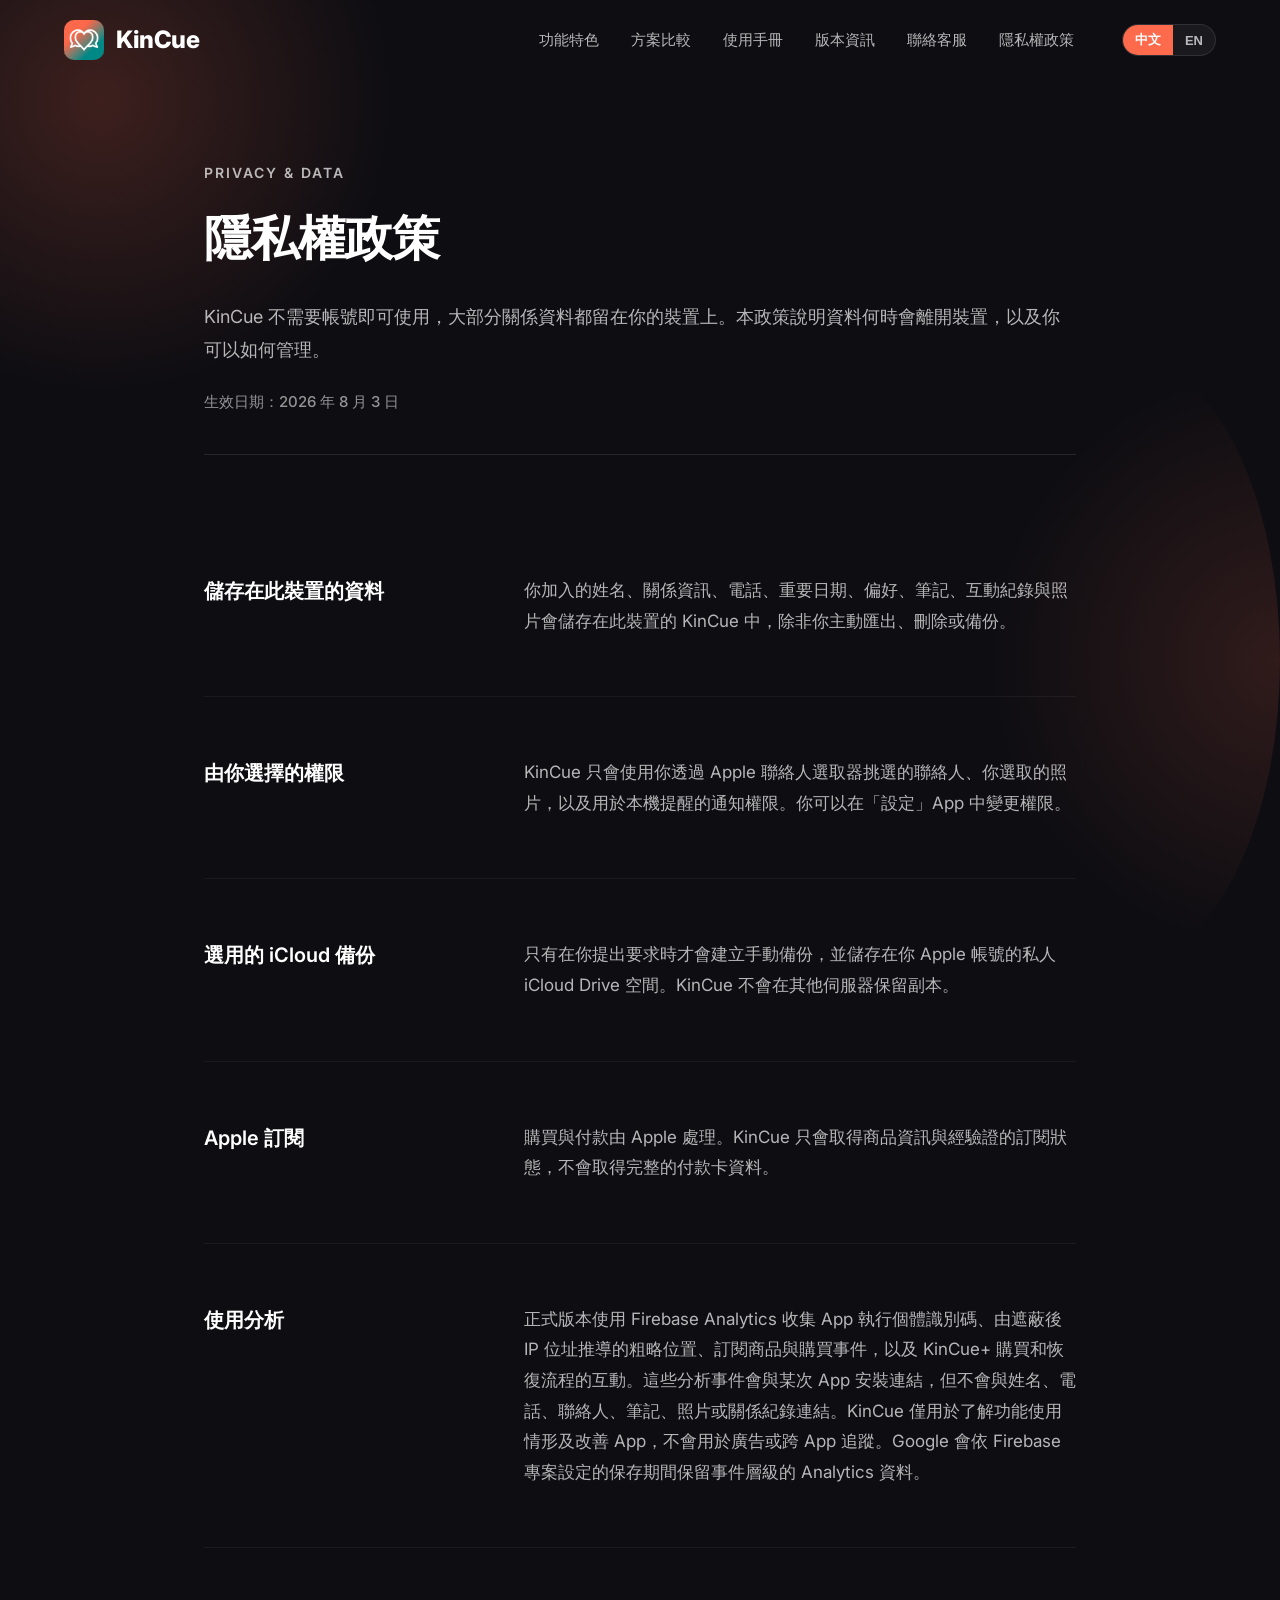
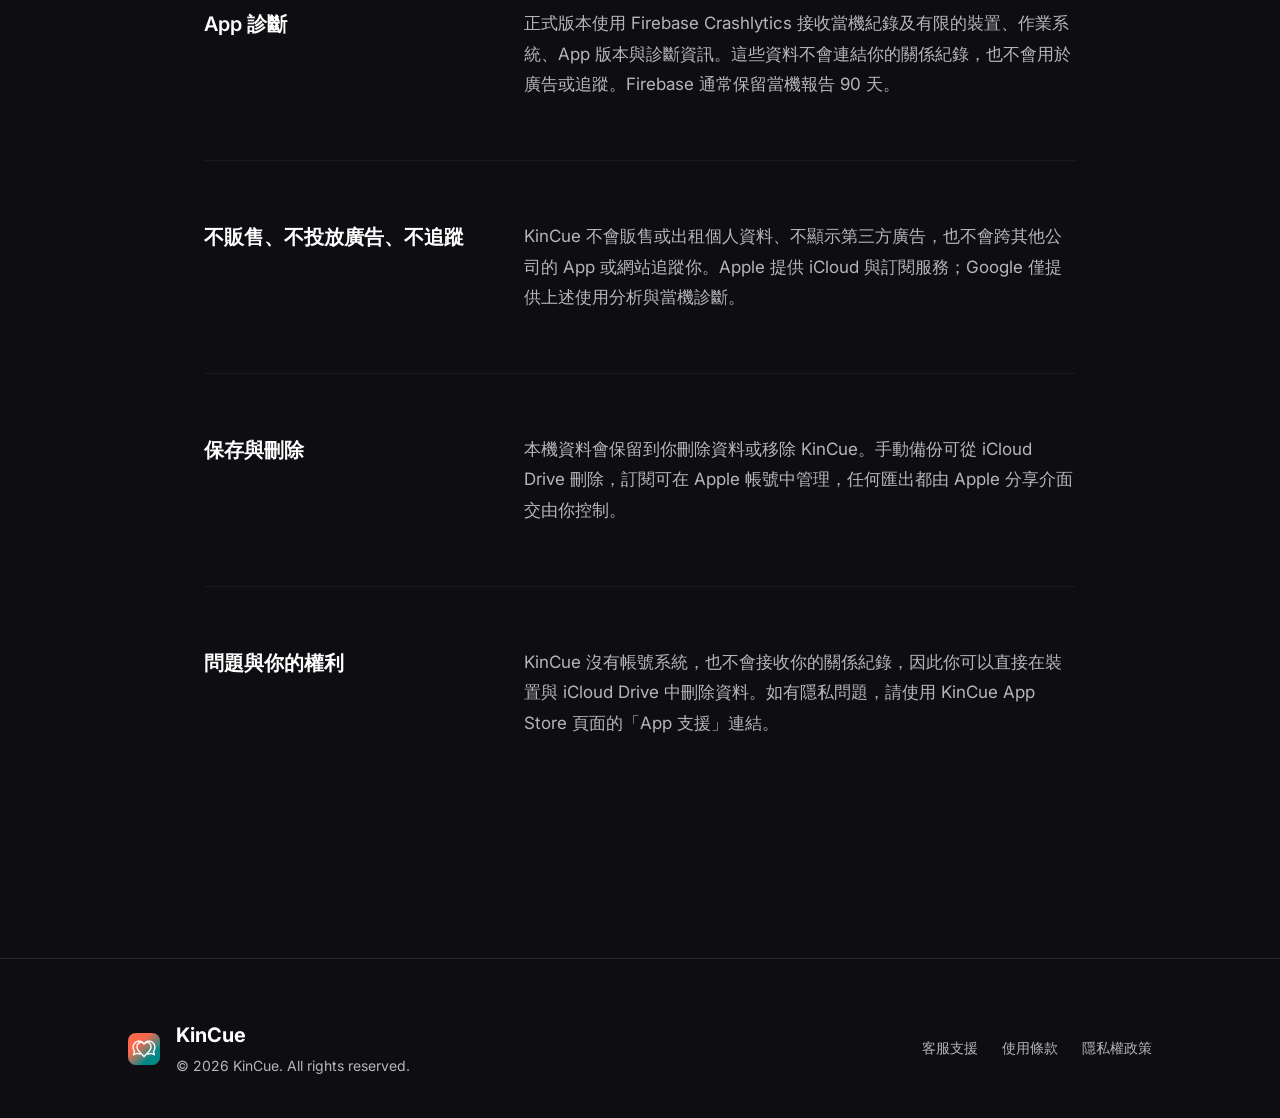
<file: privacy.html>
<!DOCTYPE html>
<html lang="zh-TW">
<head>
  <meta charset="UTF-8">
  <meta name="viewport" content="width=device-width, initial-scale=1.0">
  <title>隱私權政策 - KinCue</title>
  
  <!-- Google Fonts: Inter -->
  <link rel="preconnect" href="https://fonts.googleapis.com">
  <link rel="preconnect" href="https://fonts.gstatic.com" crossorigin>
  <link href="https://fonts.googleapis.com/css2?family=Inter:wght@400;500;600;700;800&display=swap" rel="stylesheet">
  
  <!-- CSS -->
  <link rel="stylesheet" href="css/style.css">
  <style>
    .legal-container {
      padding: 160px 5% 100px;
      max-width: 1000px;
      margin: 0 auto;
      position: relative;
      z-index: 1;
    }

    .policy-content {
      width: 100%;
    }
    
    .policy-hero {
      margin-bottom: 60px;
      padding-bottom: 40px;
      border-bottom: 1px solid rgba(255, 255, 255, 0.1);
    }
    
    .eyebrow {
      display: inline-block;
      color: var(--text-secondary);
      font-size: 14px;
      font-weight: 600;
      letter-spacing: 2px;
      text-transform: uppercase;
      margin-bottom: 16px;
    }
    
    .policy-hero h1 {
      font-size: 48px;
      font-weight: 800;
      margin-bottom: 24px;
      color: var(--text-primary);
      letter-spacing: -1px;
    }
    
    .summary {
      font-size: 18px;
      color: var(--text-secondary);
      line-height: 1.8;
      margin-bottom: 24px;
    }
    
    .effective-date {
      color: var(--text-secondary);
      font-size: 15px;
      font-weight: 500;
      opacity: 0.8;
    }

    .policy-body {
      display: flex;
      flex-direction: column;
    }

    .policy-section {
      display: grid;
      grid-template-columns: 280px 1fr;
      gap: 40px;
      padding: 60px 0;
      border-bottom: 1px solid rgba(255, 255, 255, 0.05);
    }
    
    .policy-section:last-child {
      border-bottom: none;
    }

    .policy-section h2 {
      font-size: 20px;
      font-weight: 600;
      margin: 0;
      color: var(--text-primary);
    }
    
    .policy-section p {
      color: var(--text-secondary);
      font-size: 17px;
      line-height: 1.8;
      margin: 0;
    }

    @media (max-width: 768px) {
      .legal-container {
        padding-top: 120px;
      }
      .policy-section {
        grid-template-columns: 1fr;
        gap: 20px;
        padding: 40px 0;
      }
      .policy-hero h1 {
        font-size: 36px;
      }
      .policy-section p {
        font-size: 16px;
      }
    }
  </style>
</head>
<body>
  <!-- Background Glow -->
  <div class="bg-glow"></div>
  <div class="bg-glow bg-glow-right"></div>

  <!-- Navbar -->
  <nav class="navbar">
    <a href="index.html" class="logo">
      <img src="assets/logo.png" alt="KinCue Logo">
      KinCue
    </a>
    <button class="mobile-menu-btn" aria-label="Toggle Menu">
      <svg width="24" height="24" viewBox="0 0 24 24" fill="none" stroke="currentColor" stroke-width="2" stroke-linecap="round" stroke-linejoin="round">
        <line x1="3" y1="12" x2="21" y2="12"></line>
        <line x1="3" y1="6" x2="21" y2="6"></line>
        <line x1="3" y1="18" x2="21" y2="18"></line>
      </svg>
    </button>
    <div class="nav-links">
      <a href="index.html#features" data-i18n="nav-features">功能特色</a>
      <a href="pricing.html" data-i18n="nav-pricing">方案比較</a>
      <a href="guide.html" data-i18n="nav-guide">使用手冊</a>
      <a href="versions.html" data-i18n="nav-versions">版本資訊</a>
      <a href="mailto:kincue.app@gmail.com" data-i18n="nav-contact">聯絡客服</a>
      <a href="privacy.html" class="active" data-i18n="nav-privacy">隱私權政策</a>
      <div class="lang-switcher">
        <button data-lang="zh-TW" class="active">中文</button>
        <button data-lang="en">EN</button>
      </div>
    </div>
  </nav>

  <!-- Content -->
  <main class="legal-container">
    <article class="policy-content">
      <header class="policy-hero fade-up">
        <p class="eyebrow">Privacy & Data</p>
        <h1 data-i18n="privacy-title">隱私權政策</h1>
        <p class="summary" data-i18n="privacy-summary">KinCue 不需要帳號即可使用，大部分關係資料都留在你的裝置上。本政策說明資料何時會離開裝置，以及你可以如何管理。</p>
        <div class="effective-date" data-i18n="privacy-effective-date">生效日期：2026 年 8 月 3 日</div>
      </header>
      <div class="policy-body">
        <section id="section-1" class="policy-section fade-up">
          <h2 data-i18n="privacy-sec-1-title">儲存在此裝置的資料</h2>
          <p data-i18n="privacy-sec-1-desc">你加入的姓名、關係資訊、電話、重要日期、偏好、筆記、互動紀錄與照片會儲存在此裝置的 KinCue 中，除非你主動匯出、刪除或備份。</p>
        </section>
        <section id="section-2" class="policy-section fade-up">
          <h2 data-i18n="privacy-sec-2-title">由你選擇的權限</h2>
          <p data-i18n="privacy-sec-2-desc">KinCue 只會使用你透過 Apple 聯絡人選取器挑選的聯絡人、你選取的照片，以及用於本機提醒的通知權限。你可以在「設定」App 中變更權限。</p>
        </section>
        <section id="section-3" class="policy-section fade-up">
          <h2 data-i18n="privacy-sec-3-title">選用的 iCloud 備份</h2>
          <p data-i18n="privacy-sec-3-desc">只有在你提出要求時才會建立手動備份，並儲存在你 Apple 帳號的私人 iCloud Drive 空間。KinCue 不會在其他伺服器保留副本。</p>
        </section>
        <section id="section-4" class="policy-section fade-up">
          <h2 data-i18n="privacy-sec-4-title">Apple 訂閱</h2>
          <p data-i18n="privacy-sec-4-desc">購買與付款由 Apple 處理。KinCue 只會取得商品資訊與經驗證的訂閱狀態，不會取得完整的付款卡資料。</p>
        </section>
        <section id="section-5" class="policy-section fade-up">
          <h2 data-i18n="privacy-sec-5-title">使用分析</h2>
          <p data-i18n="privacy-sec-5-desc">正式版本使用 Firebase Analytics 收集 App 執行個體識別碼、由遮蔽後 IP 位址推導的粗略位置、訂閱商品與購買事件，以及 KinCue+ 購買和恢復流程的互動。這些分析事件會與某次 App 安裝連結，但不會與姓名、電話、聯絡人、筆記、照片或關係紀錄連結。KinCue 僅用於了解功能使用情形及改善 App，不會用於廣告或跨 App 追蹤。Google 會依 Firebase 專案設定的保存期間保留事件層級的 Analytics 資料。</p>
        </section>
        <section id="section-6" class="policy-section fade-up">
          <h2 data-i18n="privacy-sec-6-title">App 診斷</h2>
          <p data-i18n="privacy-sec-6-desc">正式版本使用 Firebase Crashlytics 接收當機紀錄及有限的裝置、作業系統、App 版本與診斷資訊。這些資料不會連結你的關係紀錄，也不會用於廣告或追蹤。Firebase 通常保留當機報告 90 天。</p>
        </section>
        <section id="section-7" class="policy-section fade-up">
          <h2 data-i18n="privacy-sec-7-title">不販售、不投放廣告、不追蹤</h2>
          <p data-i18n="privacy-sec-7-desc">KinCue 不會販售或出租個人資料、不顯示第三方廣告，也不會跨其他公司的 App 或網站追蹤你。Apple 提供 iCloud 與訂閱服務；Google 僅提供上述使用分析與當機診斷。</p>
        </section>
        <section id="section-8" class="policy-section fade-up">
          <h2 data-i18n="privacy-sec-8-title">保存與刪除</h2>
          <p data-i18n="privacy-sec-8-desc">本機資料會保留到你刪除資料或移除 KinCue。手動備份可從 iCloud Drive 刪除，訂閱可在 Apple 帳號中管理，任何匯出都由 Apple 分享介面交由你控制。</p>
        </section>
        <section id="section-9" class="policy-section fade-up">
          <h2 data-i18n="privacy-sec-9-title">問題與你的權利</h2>
          <p data-i18n="privacy-sec-9-desc">KinCue 沒有帳號系統，也不會接收你的關係紀錄，因此你可以直接在裝置與 iCloud Drive 中刪除資料。如有隱私問題，請使用 KinCue App Store 頁面的「App 支援」連結。</p>
        </section>
      </div>
    </article>
  </main>

  <!-- Footer -->
  <footer class="footer fade-up">
    <div class="footer-content">
      <div class="footer-brand">
        <img src="assets/logo.png" alt="KinCue Logo">
        <div>
          <h3>KinCue</h3>
          <p data-i18n="footer-copyright">© 2026 KinCue. All rights reserved.</p>
        </div>
      </div>
      <div class="footer-links">
        <a href="mailto:kincue.app@gmail.com" data-i18n="footer-support">客服支援</a>
        <a href="terms.html" data-i18n="footer-terms">使用條款</a>
        <a href="privacy.html" data-i18n="footer-privacy">隱私權政策</a>
      </div>
    </div>
  </footer>

  <!-- JS -->
  <script src="js/i18n.js"></script>
  <script src="js/main.js"></script>
</body>
</html>
</file>
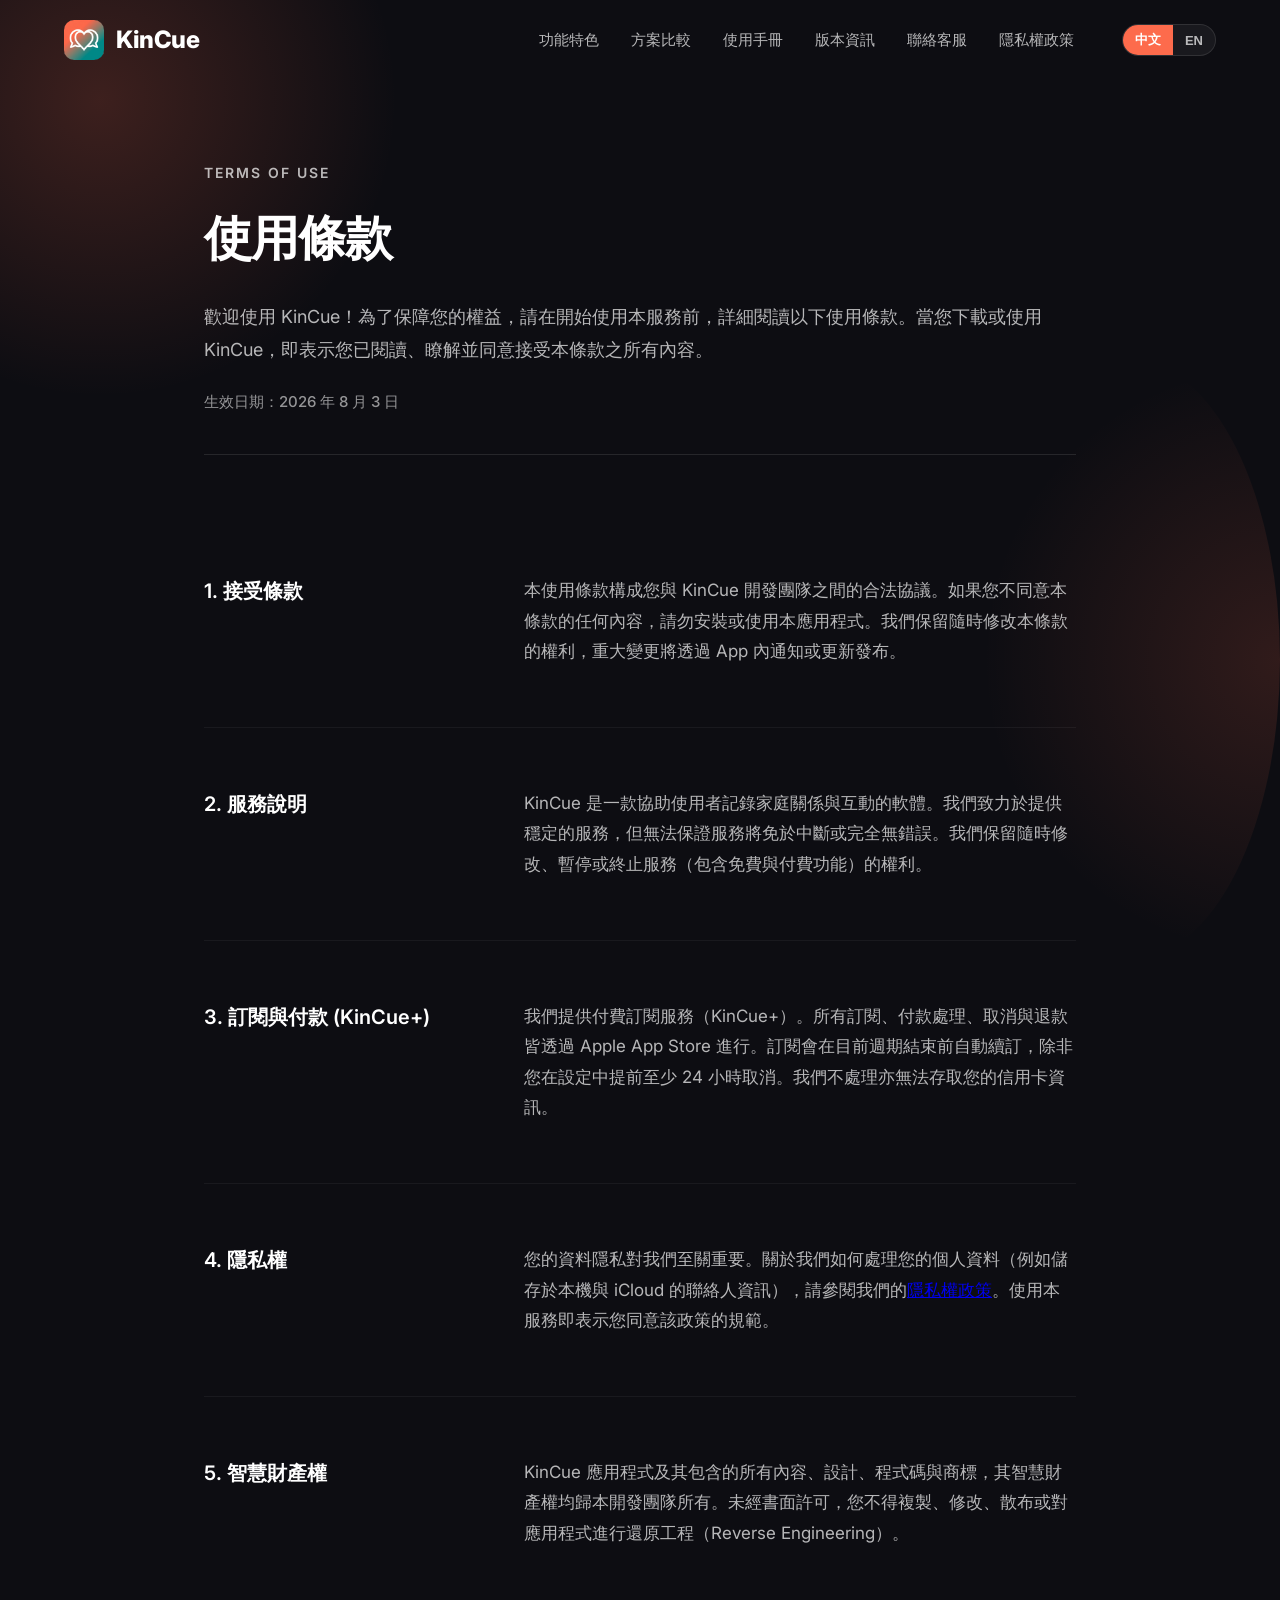
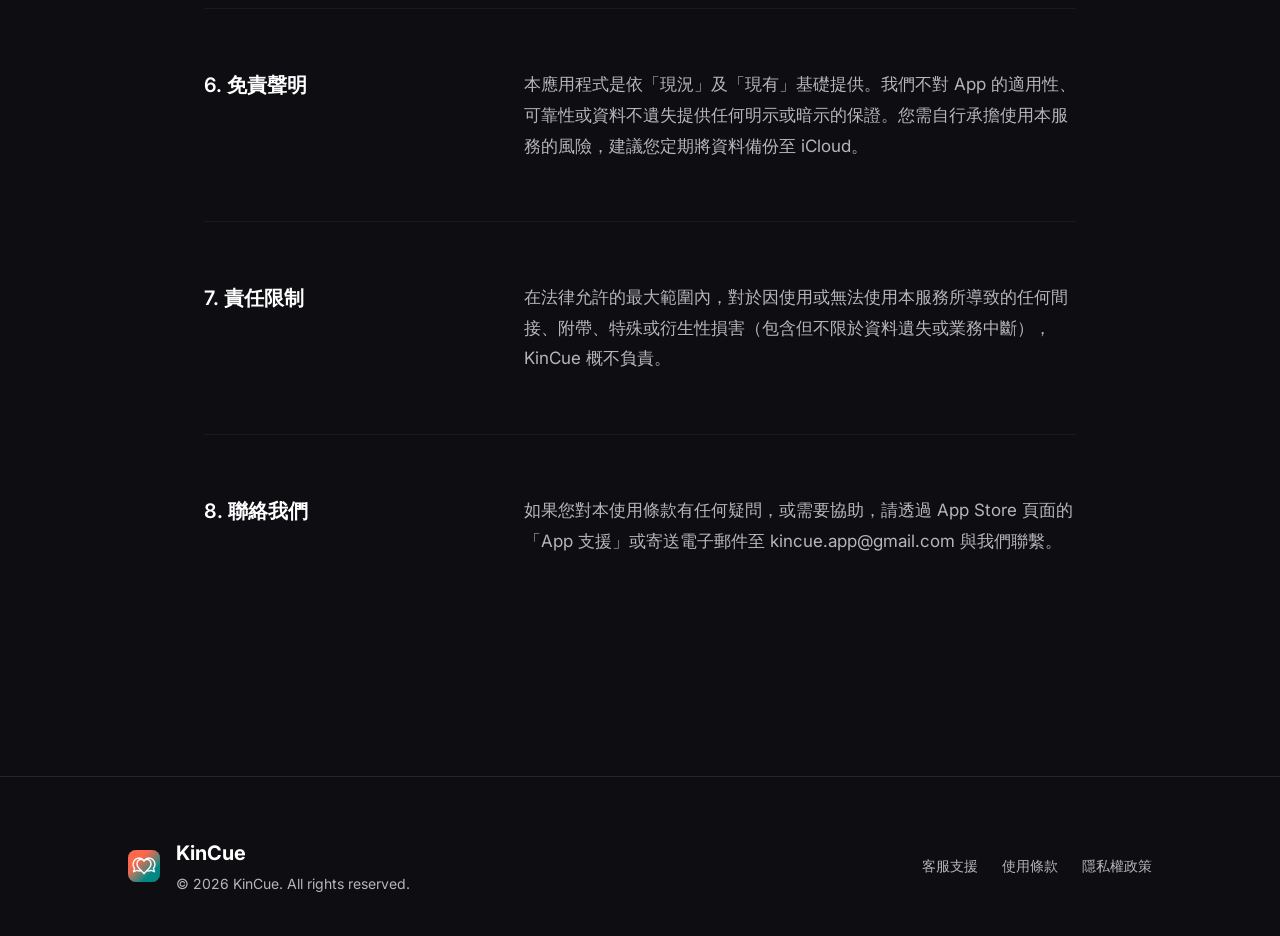
<file: terms.html>
<!DOCTYPE html>
<html lang="zh-TW">
<head>
  <meta charset="UTF-8">
  <meta name="viewport" content="width=device-width, initial-scale=1.0">
  <title>使用條款 - KinCue</title>
  
  <!-- Google Fonts: Inter -->
  <link rel="preconnect" href="https://fonts.googleapis.com">
  <link rel="preconnect" href="https://fonts.gstatic.com" crossorigin>
  <link href="https://fonts.googleapis.com/css2?family=Inter:wght@400;500;600;700;800&display=swap" rel="stylesheet">
  
  <!-- CSS -->
  <link rel="stylesheet" href="css/style.css">
  <style>
    .legal-container {
      padding: 160px 5% 100px;
      max-width: 1000px;
      margin: 0 auto;
      position: relative;
      z-index: 1;
    }

    .policy-content {
      width: 100%;
    }
    
    .policy-hero {
      margin-bottom: 60px;
      padding-bottom: 40px;
      border-bottom: 1px solid rgba(255, 255, 255, 0.1);
    }
    
    .eyebrow {
      display: inline-block;
      color: var(--text-secondary);
      font-size: 14px;
      font-weight: 600;
      letter-spacing: 2px;
      text-transform: uppercase;
      margin-bottom: 16px;
    }
    
    .policy-hero h1 {
      font-size: 48px;
      font-weight: 800;
      margin-bottom: 24px;
      color: var(--text-primary);
      letter-spacing: -1px;
    }
    
    .summary {
      font-size: 18px;
      color: var(--text-secondary);
      line-height: 1.8;
      margin-bottom: 24px;
    }
    
    .effective-date {
      color: var(--text-secondary);
      font-size: 15px;
      font-weight: 500;
      opacity: 0.8;
    }

    .policy-body {
      display: flex;
      flex-direction: column;
    }

    .policy-section {
      display: grid;
      grid-template-columns: 280px 1fr;
      gap: 40px;
      padding: 60px 0;
      border-bottom: 1px solid rgba(255, 255, 255, 0.05);
    }
    
    .policy-section:last-child {
      border-bottom: none;
    }

    .policy-section h2 {
      font-size: 20px;
      font-weight: 600;
      margin: 0;
      color: var(--text-primary);
    }
    
    .policy-section p {
      color: var(--text-secondary);
      font-size: 17px;
      line-height: 1.8;
      margin: 0;
    }

    @media (max-width: 768px) {
      .legal-container {
        padding-top: 120px;
      }
      .policy-section {
        grid-template-columns: 1fr;
        gap: 20px;
        padding: 40px 0;
      }
      .policy-hero h1 {
        font-size: 36px;
      }
      .policy-section p {
        font-size: 16px;
      }
    }
  </style>
</head>
<body>
  <!-- Background Glow -->
  <div class="bg-glow"></div>
  <div class="bg-glow bg-glow-right"></div>

  <!-- Navbar -->
  <nav class="navbar">
    <a href="index.html" class="logo">
      <img src="assets/logo.png" alt="KinCue Logo">
      KinCue
    </a>
    <button class="mobile-menu-btn" aria-label="Toggle Menu">
      <svg width="24" height="24" viewBox="0 0 24 24" fill="none" stroke="currentColor" stroke-width="2" stroke-linecap="round" stroke-linejoin="round">
        <line x1="3" y1="12" x2="21" y2="12"></line>
        <line x1="3" y1="6" x2="21" y2="6"></line>
        <line x1="3" y1="18" x2="21" y2="18"></line>
      </svg>
    </button>
    <div class="nav-links">
      <a href="index.html#features" data-i18n="nav-features">功能特色</a>
      <a href="pricing.html" data-i18n="nav-pricing">方案比較</a>
      <a href="guide.html" data-i18n="nav-guide">使用手冊</a>
      <a href="versions.html" data-i18n="nav-versions">版本資訊</a>
      <a href="mailto:kincue.app@gmail.com" data-i18n="nav-contact">聯絡客服</a>
      <a href="privacy.html" data-i18n="nav-privacy">隱私權政策</a>
      <div class="lang-switcher">
        <button data-lang="zh-TW" class="active">中文</button>
        <button data-lang="en">EN</button>
      </div>
    </div>
  </nav>

  <!-- Content -->
  <main class="legal-container">
    <article class="policy-content">
      <header class="policy-hero fade-up">
        <p class="eyebrow">Terms of Use</p>
        <h1 data-i18n="terms-title">使用條款</h1>
        <p class="summary" data-i18n="terms-summary">歡迎使用 KinCue！為了保障您的權益，請在開始使用本服務前，詳細閱讀以下使用條款。當您下載或使用 KinCue，即表示您已閱讀、瞭解並同意接受本條款之所有內容。</p>
        <div class="effective-date" data-i18n="terms-effective-date">生效日期：2026 年 8 月 3 日</div>
      </header>
      <div class="policy-body">
        <section id="section-1" class="policy-section fade-up">
          <h2 data-i18n="terms-sec-1-title">1. 接受條款</h2>
          <p data-i18n="terms-sec-1-desc">本使用條款構成您與 KinCue 開發團隊之間的合法協議。如果您不同意本條款的任何內容，請勿安裝或使用本應用程式。我們保留隨時修改本條款的權利，重大變更將透過 App 內通知或更新發布。</p>
        </section>
        <section id="section-2" class="policy-section fade-up">
          <h2 data-i18n="terms-sec-2-title">2. 服務說明</h2>
          <p data-i18n="terms-sec-2-desc">KinCue 是一款協助使用者記錄家庭關係與互動的軟體。我們致力於提供穩定的服務，但無法保證服務將免於中斷或完全無錯誤。我們保留隨時修改、暫停或終止服務（包含免費與付費功能）的權利。</p>
        </section>
        <section id="section-3" class="policy-section fade-up">
          <h2 data-i18n="terms-sec-3-title">3. 訂閱與付款 (KinCue+)</h2>
          <p data-i18n="terms-sec-3-desc">我們提供付費訂閱服務（KinCue+）。所有訂閱、付款處理、取消與退款皆透過 Apple App Store 進行。訂閱會在目前週期結束前自動續訂，除非您在設定中提前至少 24 小時取消。我們不處理亦無法存取您的信用卡資訊。</p>
        </section>
        <section id="section-4" class="policy-section fade-up">
          <h2 data-i18n="terms-sec-4-title">4. 隱私權</h2>
          <p data-i18n="terms-sec-4-desc">您的資料隱私對我們至關重要。關於我們如何處理您的個人資料（例如儲存於本機與 iCloud 的聯絡人資訊），請參閱我們的<a href="privacy.html">隱私權政策</a>。使用本服務即表示您同意該政策的規範。</p>
        </section>
        <section id="section-5" class="policy-section fade-up">
          <h2 data-i18n="terms-sec-5-title">5. 智慧財產權</h2>
          <p data-i18n="terms-sec-5-desc">KinCue 應用程式及其包含的所有內容、設計、程式碼與商標，其智慧財產權均歸本開發團隊所有。未經書面許可，您不得複製、修改、散布或對應用程式進行還原工程（Reverse Engineering）。</p>
        </section>
        <section id="section-6" class="policy-section fade-up">
          <h2 data-i18n="terms-sec-6-title">6. 免責聲明</h2>
          <p data-i18n="terms-sec-6-desc">本應用程式是依「現況」及「現有」基礎提供。我們不對 App 的適用性、可靠性或資料不遺失提供任何明示或暗示的保證。您需自行承擔使用本服務的風險，建議您定期將資料備份至 iCloud。</p>
        </section>
        <section id="section-7" class="policy-section fade-up">
          <h2 data-i18n="terms-sec-7-title">7. 責任限制</h2>
          <p data-i18n="terms-sec-7-desc">在法律允許的最大範圍內，對於因使用或無法使用本服務所導致的任何間接、附帶、特殊或衍生性損害（包含但不限於資料遺失或業務中斷），KinCue 概不負責。</p>
        </section>
        <section id="section-8" class="policy-section fade-up">
          <h2 data-i18n="terms-sec-8-title">8. 聯絡我們</h2>
          <p data-i18n="terms-sec-8-desc">如果您對本使用條款有任何疑問，或需要協助，請透過 App Store 頁面的「App 支援」或寄送電子郵件至 kincue.app@gmail.com 與我們聯繫。</p>
        </section>
      </div>
    </article>
  </main>

  <!-- Footer -->
  <footer class="footer fade-up">
    <div class="footer-content">
      <div class="footer-brand">
        <img src="assets/logo.png" alt="KinCue Logo">
        <div>
          <h3>KinCue</h3>
          <p data-i18n="footer-copyright">© 2026 KinCue. All rights reserved.</p>
        </div>
      </div>
      <div class="footer-links">
        <a href="mailto:kincue.app@gmail.com" data-i18n="footer-support">客服支援</a>
        <a href="terms.html" class="active" data-i18n="footer-terms">使用條款</a>
        <a href="privacy.html" data-i18n="footer-privacy">隱私權政策</a>
      </div>
    </div>
  </footer>

  <!-- JS -->
  <script src="js/i18n.js"></script>
  <script src="js/main.js"></script>
</body>
</html>
</file>
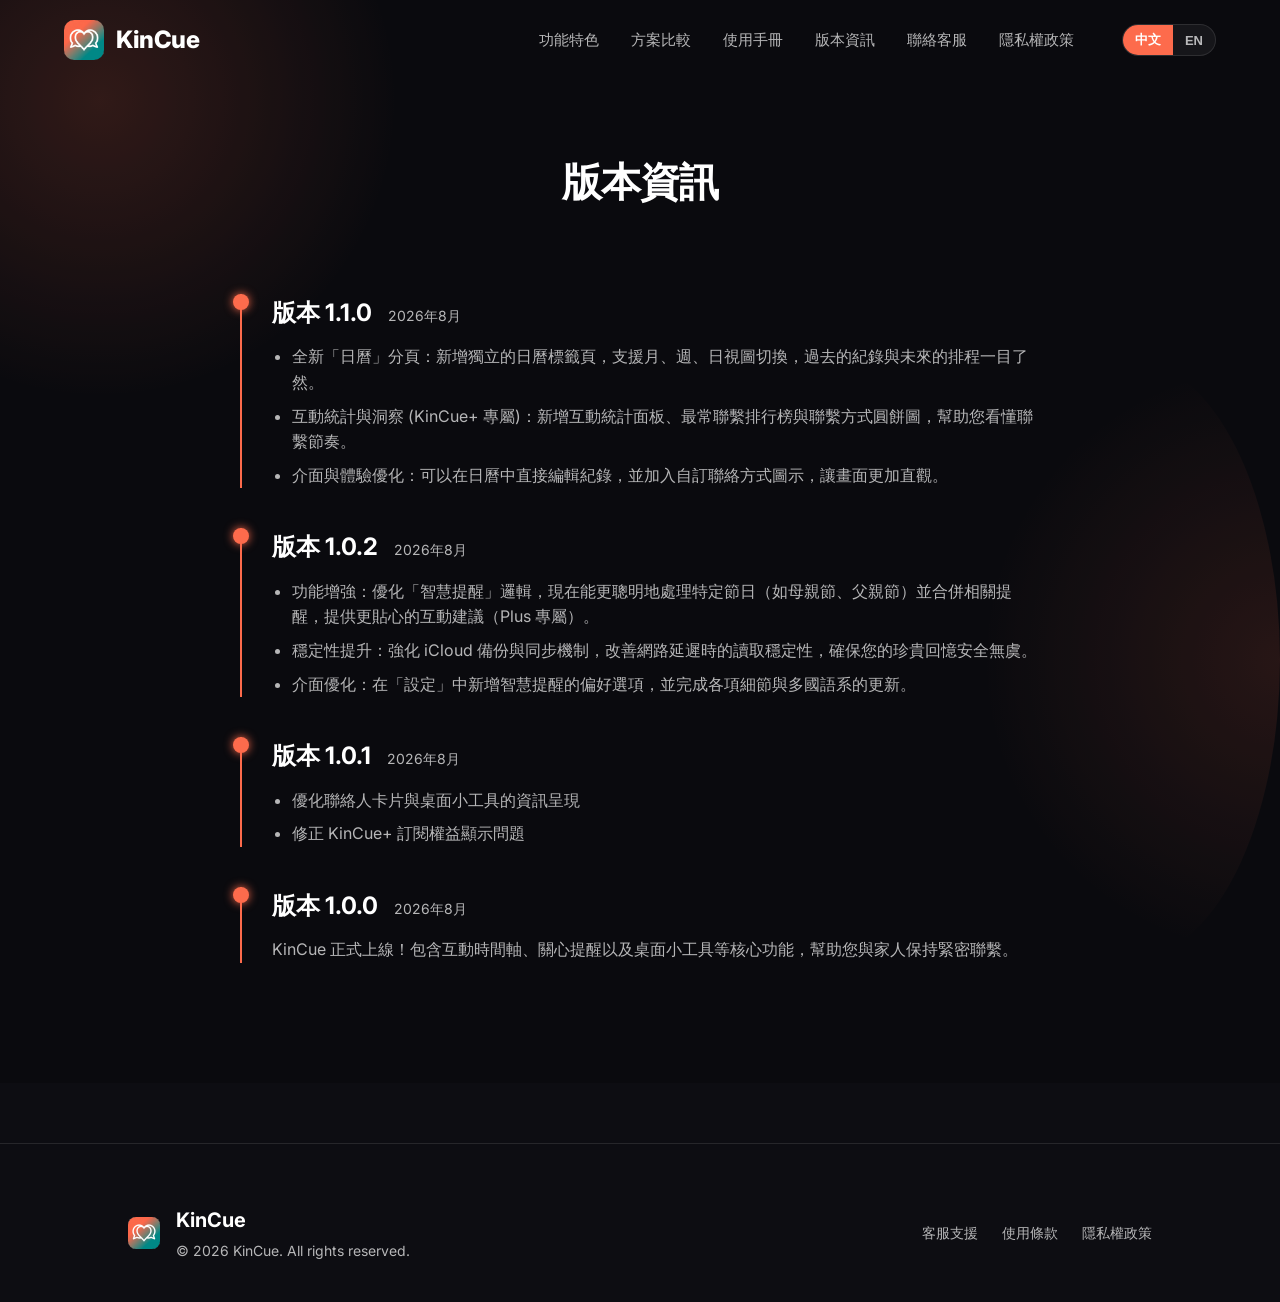
<file: versions.html>
<!DOCTYPE html>
<html lang="zh-TW">
<head>
  <meta charset="UTF-8">
  <meta name="viewport" content="width=device-width, initial-scale=1.0">
  <title>KinCue - 版本資訊</title>
  <meta name="description" content="KinCue 版本更新紀錄。">
  
  <!-- Google Fonts: Inter -->
  <link rel="preconnect" href="https://fonts.googleapis.com">
  <link rel="preconnect" href="https://fonts.gstatic.com" crossorigin>
  <link href="https://fonts.googleapis.com/css2?family=Inter:wght@400;500;600;700;800&display=swap" rel="stylesheet">
  
  <!-- CSS -->
  <link rel="stylesheet" href="css/style.css">
</head>
<body>
  <!-- Background Glow -->
  <div class="bg-glow"></div>
  <div class="bg-glow bg-glow-right"></div>

  <!-- Navbar -->
  <nav class="navbar">
    <a href="index.html" class="logo">
      <img src="assets/logo.png" alt="KinCue Logo">
      KinCue
    </a>
    <button class="mobile-menu-btn" aria-label="Toggle Menu">
      <svg width="24" height="24" viewBox="0 0 24 24" fill="none" stroke="currentColor" stroke-width="2" stroke-linecap="round" stroke-linejoin="round">
        <line x1="3" y1="12" x2="21" y2="12"></line>
        <line x1="3" y1="6" x2="21" y2="6"></line>
        <line x1="3" y1="18" x2="21" y2="18"></line>
      </svg>
    </button>
    <div class="nav-links">
      <a href="index.html#features" data-i18n="nav-features">功能特色</a>
      <a href="pricing.html" data-i18n="nav-pricing">方案比較</a>
      <a href="guide.html" data-i18n="nav-guide">使用手冊</a>
      <a href="versions.html" data-i18n="nav-versions" class="active">版本資訊</a>
      <a href="mailto:kincue.app@gmail.com" data-i18n="nav-contact">聯絡客服</a>
      <a href="privacy.html" data-i18n="nav-privacy">隱私權政策</a>
      <div class="lang-switcher">
        <button data-lang="zh-TW" class="active">中文</button>
        <button data-lang="en">EN</button>
      </div>
    </div>
  </nav>

  <!-- Versions Section -->
  <section id="versions" class="versions-section" style="padding-top: 150px; min-height: calc(100vh - 100px);">
    <h2 class="section-title fade-up" data-i18n="versions-section-title">版本資訊</h2>
    <div class="versions-container">
      <div class="version-item fade-up">
        <div class="version-header">
          <h3 class="version-number" data-i18n="version-1-1-0-title">版本 1.1.0</h3>
          <span class="version-date" data-i18n="version-1-1-0-date">2026年8月</span>
        </div>
        <ul class="version-list">
          <li data-i18n="version-1-1-0-feat-1">全新「日曆」分頁：新增獨立的日曆標籤頁，支援月、週、日視圖切換，過去的紀錄與未來的排程一目了然。</li>
          <li data-i18n="version-1-1-0-feat-2">互動統計與洞察 (KinCue+ 專屬)：新增互動統計面板、最常聯繫排行榜與聯繫方式圓餅圖，幫助您看懂聯繫節奏。</li>
          <li data-i18n="version-1-1-0-feat-3">介面與體驗優化：可以在日曆中直接編輯紀錄，並加入自訂聯絡方式圖示，讓畫面更加直觀。</li>
        </ul>
      </div>
      <div class="version-item fade-up">
        <div class="version-header">
          <h3 class="version-number" data-i18n="version-1-0-2-title">版本 1.0.2</h3>
          <span class="version-date" data-i18n="version-1-0-2-date">2026年8月</span>
        </div>
        <ul class="version-list">
          <li data-i18n="version-1-0-2-feat-1">功能增強：優化「智慧提醒」邏輯，現在能更聰明地處理特定節日（如母親節、父親節）並合併相關提醒，提供更貼心的互動建議（Plus 專屬）。</li>
          <li data-i18n="version-1-0-2-feat-2">穩定性提升：強化 iCloud 備份與同步機制，改善網路延遲時的讀取穩定性，確保您的珍貴回憶安全無虞。</li>
          <li data-i18n="version-1-0-2-feat-3">介面優化：在「設定」中新增智慧提醒的偏好選項，並完成各項細節與多國語系的更新。</li>
        </ul>
      </div>
      
      <div class="version-item fade-up">
        <div class="version-header">
          <h3 class="version-number" data-i18n="version-1-0-1-title">版本 1.0.1</h3>
          <span class="version-date" data-i18n="version-1-0-1-date">2026年8月</span>
        </div>
        <ul class="version-list">
          <li data-i18n="version-1-0-1-feat-1">優化聯絡人卡片與桌面小工具的資訊呈現</li>
          <li data-i18n="version-1-0-1-feat-2">修正 KinCue+ 訂閱權益顯示問題</li>
        </ul>
      </div>
      
      <div class="version-item fade-up">
        <div class="version-header">
          <h3 class="version-number" data-i18n="version-1-title">版本 1.0.0</h3>
          <span class="version-date" data-i18n="version-1-date">2026年8月</span>
        </div>
        <p class="version-desc" data-i18n="version-1-desc">KinCue 正式上線！包含互動時間軸、關心提醒以及桌面小工具等核心功能，幫助您與家人保持緊密聯繫。</p>
      </div>
    </div>
  </section>

  <!-- Footer -->
  <footer class="footer fade-up">
    <div class="footer-content">
      <div class="footer-brand">
        <img src="assets/logo.png" alt="KinCue Logo">
        <div>
          <h3>KinCue</h3>
          <p data-i18n="footer-rights">© 2026 KinCue. All rights reserved.</p>
        </div>
      </div>
      <div class="footer-links">
        <a href="mailto:kincue.app@gmail.com" data-i18n="footer-support">客服支援</a>
        <a href="terms.html" data-i18n="footer-terms">使用條款</a>
        <a href="privacy.html" data-i18n="footer-privacy">隱私權政策</a>
      </div>
    </div>
  </footer>

  <!-- JS -->
  <script src="js/i18n.js"></script>
  <script src="js/main.js"></script>
</body>
</html>
</file>
<file: css/style.css>
:root {
  /* Colors */
  --bg-primary: #0d0d12;
  --bg-secondary: #1a1d31;
  --text-primary: #ffffff;
  --text-secondary: rgba(255, 255, 255, 0.7);
  --accent-color: #FD6B4C;
  --accent-hover: #E0563A;
  --glass-bg: rgba(255, 255, 255, 0.05);
  --glass-border: rgba(255, 255, 255, 0.1);
  --glass-shadow: 0 8px 32px 0 rgba(0, 0, 0, 0.3);
  
  /* Typography */
  --font-main: 'Inter', -apple-system, BlinkMacSystemFont, sans-serif;
  
  /* Transitions */
  --transition-smooth: all 0.4s cubic-bezier(0.16, 1, 0.3, 1);
}

* {
  margin: 0;
  padding: 0;
  box-sizing: border-box;
}

body, html {
  overflow-x: hidden;
}

body {
  font-family: var(--font-main);
  background-color: var(--bg-primary);
  color: var(--text-primary);
  line-height: 1.6;
  -webkit-font-smoothing: antialiased;
}

/* Background Glow Effects */
.bg-glow {
  position: absolute;
  width: 600px;
  height: 600px;
  background: radial-gradient(circle, rgba(253,107,76,0.2) 0%, rgba(13,13,18,0) 70%);
  border-radius: 50%;
  top: -200px;
  left: -200px;
  z-index: -1;
  pointer-events: none;
}

.bg-glow-right {
  top: 40%;
  right: 0;
  left: auto;
  width: 300px;
  background: radial-gradient(circle at 100% 50%, rgba(253,107,76,0.15) 0%, rgba(13,13,18,0) 70%);
}

/* Navbar */
.navbar {
  position: fixed;
  top: 0;
  width: 100%;
  padding: 20px 5%;
  display: flex;
  justify-content: space-between;
  align-items: center;
  z-index: 1000;
  transition: var(--transition-smooth);
}

.navbar.scrolled {
  background: rgba(13, 13, 18, 0.8);
  backdrop-filter: blur(12px);
  -webkit-backdrop-filter: blur(12px);
  border-bottom: 1px solid var(--glass-border);
  padding: 15px 5%;
}

.logo {
  display: flex;
  align-items: center;
  gap: 12px;
  font-size: 24px;
  font-weight: 800;
  letter-spacing: -0.5px;
  color: var(--text-primary);
  text-decoration: none;
}

.logo img {
  height: 40px;
  width: 40px;
  border-radius: 10px;
}

.nav-links {
  display: flex;
  gap: 32px;
  align-items: center;
}

.nav-links a {
  color: var(--text-secondary);
  text-decoration: none;
  font-weight: 500;
  font-size: 15px;
  transition: var(--transition-smooth);
}

.nav-links a:hover {
  color: var(--text-primary);
}

/* Buttons */
.btn {
  display: inline-flex;
  align-items: center;
  justify-content: center;
  padding: 12px 28px;
  border-radius: 30px;
  font-weight: 600;
  font-size: 15px;
  text-decoration: none;
  transition: var(--transition-smooth);
  cursor: pointer;
  border: none;
}

.btn-primary {
  background-color: var(--accent-color);
  color: #fff;
  box-shadow: 0 4px 14px rgba(253, 107, 76, 0.4);
}

.btn-primary:hover {
  background-color: var(--accent-hover);
  transform: translateY(-2px);
  box-shadow: 0 6px 20px rgba(253, 107, 76, 0.6);
}

.btn-glass {
  background: var(--glass-bg);
  border: 1px solid var(--glass-border);
  color: var(--text-primary);
  backdrop-filter: blur(10px);
}

.btn-glass:hover {
  background: rgba(255, 255, 255, 0.1);
  transform: translateY(-2px);
}

/* Hero Section */
.hero {
  min-height: 100vh;
  display: flex;
  align-items: center;
  justify-content: space-between;
  padding: 120px 10% 60px;
  position: relative;
  gap: 60px;
  background-image: linear-gradient(rgba(13, 13, 18, 0.7), rgba(13, 13, 18, 0.95)), url('../assets/facebook-cover.png');
  background-size: cover;
  background-position: center;
  background-repeat: no-repeat;
}

.hero-content {
  flex: 1;
  max-width: 600px;
  z-index: 1;
}

.hero-title {
  font-size: 64px;
  font-weight: 800;
  line-height: 1.1;
  letter-spacing: -2px;
  margin-bottom: 24px;
  background: linear-gradient(135deg, #fff 0%, #a0a0a0 100%);
  -webkit-background-clip: text;
  -webkit-text-fill-color: transparent;
}

.hero-subtitle {
  font-size: 20px;
  color: var(--text-secondary);
  margin-bottom: 40px;
  font-weight: 400;
}

.hero-actions {
  display: flex;
  gap: 16px;
  margin-bottom: 60px;
}

/* Mockup Container */
.mockup-container {
  flex: 1;
  position: relative;
  max-width: 320px;
  perspective: 1000px;
}

.mockup-container img {
  width: 100%;
  height: auto;
  border-radius: 40px;
  box-shadow: 0 25px 50px -12px rgba(0, 0, 0, 0.5);
  transform: rotateX(5deg) rotateY(-15deg);
  transition: transform 0.8s cubic-bezier(0.16, 1, 0.3, 1);
  border: 8px solid #222;
}

.mockup-container:hover img {
  transform: rotateX(0) rotateY(0) scale(1.02);
}

/* Features Section (Rows) */
.features {
  padding: 120px 10%;
  position: relative;
}

.section-title {
  text-align: center;
  font-size: 40px;
  font-weight: 700;
  margin-bottom: 80px;
  letter-spacing: -1px;
}

.feature-row {
  display: flex;
  align-items: center;
  justify-content: space-between;
  gap: 120px;
  margin-bottom: 200px;
}

.feature-row:nth-child(even) {
  flex-direction: row-reverse;
}

.feature-text {
  flex: 1;
  max-width: 500px;
}

.feature-icon {
  width: 56px;
  height: 56px;
  border-radius: 16px;
  background: rgba(253, 107, 76, 0.1);
  display: flex;
  align-items: center;
  justify-content: center;
  margin-bottom: 24px;
  font-size: 24px;
  color: var(--accent-color);
}

.feature-title {
  font-size: 36px;
  font-weight: 700;
  margin-bottom: 20px;
  letter-spacing: -1px;
}

.feature-desc {
  color: var(--text-secondary);
  font-size: 18px;
  line-height: 1.6;
}

.feature-image {
  flex: 1;
  max-width: 300px;
  position: relative;
}

.feature-image img {
  width: 100%;
  border-radius: 32px;
  transition: transform 0.5s ease;
  filter: drop-shadow(0 25px 50px rgba(0,0,0,0.5));
}

.feature-image:hover img {
  transform: translateY(-10px);
}

/* Footer */
.footer {
  border-top: 1px solid var(--glass-border);
  padding: 60px 10% 40px;
  margin-top: 60px;
}

.footer-content {
  max-width: 1200px;
  margin: 0 auto;
  display: flex;
  justify-content: space-between;
  align-items: center;
  flex-wrap: wrap;
  gap: 32px;
}

.footer-brand {
  display: flex;
  align-items: center;
  gap: 16px;
}
.footer-brand img {
  width: 32px;
  height: 32px;
  border-radius: 8px;
}

.footer-brand h3 {
  font-size: 20px;
}

.footer-brand p {
  color: var(--text-secondary);
  font-size: 14px;
  margin-top: 4px;
}

.footer-links {
  display: flex;
  gap: 24px;
}

.footer-links a {
  color: var(--text-secondary);
  text-decoration: none;
  font-size: 14px;
  transition: var(--transition-smooth);
}

.footer-links a:hover {
  color: var(--text-primary);
}

/* Animations */
.fade-up {
  opacity: 0;
  transform: translateY(30px);
  transition: 1s cubic-bezier(0.16, 1, 0.3, 1);
}

.fade-up.visible {
  opacity: 1;
  transform: translateY(0);
}

/* Language Switcher */
.lang-switcher {
  display: flex;
  background: var(--glass-bg);
  border: 1px solid var(--glass-border);
  border-radius: 20px;
  overflow: hidden;
  margin-left: 16px;
}
.lang-switcher button {
  background: none;
  border: none;
  color: var(--text-secondary);
  padding: 6px 12px;
  font-size: 13px;
  font-weight: 600;
  cursor: pointer;
  transition: var(--transition-smooth);
}
.lang-switcher button.active {
  background: var(--accent-color);
  color: #fff;
}
.lang-switcher button:hover:not(.active) {
  color: var(--text-primary);
  background: rgba(255,255,255,0.1);
}

/* Pricing Section */
.pricing-section {
  padding: 120px 10%;
  position: relative;
}
.pricing-container {
  display: flex;
  justify-content: center;
  gap: 40px;
  flex-wrap: wrap;
}
.pricing-card {
  background: var(--glass-bg);
  border: 1px solid var(--glass-border);
  border-radius: 32px;
  padding: 40px;
  width: 100%;
  max-width: 400px;
  position: relative;
  transition: transform 0.4s ease;
}
.pricing-card:hover {
  transform: translateY(-10px);
}
.pricing-card.premium {
  background: linear-gradient(145deg, rgba(255,255,255,0.08), rgba(255,255,255,0.02));
  border: 1px solid rgba(253, 107, 76, 0.3);
  box-shadow: 0 10px 40px rgba(253, 107, 76, 0.1);
}
.premium-badge {
  position: absolute;
  top: -15px;
  right: 30px;
  background: var(--accent-color);
  color: #fff;
  padding: 6px 16px;
  border-radius: 20px;
  font-size: 14px;
  font-weight: 700;
  box-shadow: 0 4px 15px rgba(253, 107, 76, 0.4);
}
.pricing-title {
  font-size: 24px;
  font-weight: 700;
  margin-bottom: 20px;
}
.pricing-price {
  margin-bottom: 20px;
}
.price-value {
  font-size: 48px;
  font-weight: 800;
}
.price-period {
  font-size: 16px;
  color: var(--text-secondary);
}
.pricing-desc {
  color: var(--text-secondary);
  margin-bottom: 30px;
  min-height: 48px;
}
.pricing-header {
  text-align: center;
  margin-bottom: 60px;
}
.pricing-subtitle {
  color: var(--text-secondary);
  font-size: 18px;
}
/* Billing Toggle */
.billing-toggle-wrapper {
  display: flex;
  justify-content: center;
  align-items: center;
  gap: 16px;
  margin-bottom: 40px;
}
.toggle-label {
  font-size: 16px;
  font-weight: 600;
  color: var(--text-secondary);
  transition: color 0.3s;
}
.toggle-label.active {
  color: var(--text-primary);
}
.switch {
  position: relative;
  display: inline-block;
  width: 56px;
  height: 30px;
}
.switch input { 
  opacity: 0;
  width: 0;
  height: 0;
}
.slider {
  position: absolute;
  cursor: pointer;
  top: 0; left: 0; right: 0; bottom: 0;
  background-color: rgba(255, 255, 255, 0.1);
  border: 1px solid var(--glass-border);
  transition: .4s;
}
.slider:before {
  position: absolute;
  content: "";
  height: 22px;
  width: 22px;
  left: 3px;
  bottom: 3px;
  background-color: var(--accent-color);
  transition: .4s;
}
.switch input:checked + .slider:before {
  transform: translateX(26px);
}
.slider.round {
  border-radius: 30px;
}
.slider.round:before {
  border-radius: 50%;
}
.save-badge {
  background: rgba(253, 107, 76, 0.15);
  color: var(--accent-color);
  padding: 4px 10px;
  border-radius: 12px;
  font-size: 12px;
  font-weight: 700;
}

/* Comparison Table */
.comparison-section {
  margin-top: 80px;
  max-width: 900px;
  margin-left: auto;
  margin-right: auto;
}
.comparison-title {
  text-align: center;
  font-size: 28px;
  font-weight: 700;
  margin-bottom: 40px;
}
.table-responsive {
  overflow-x: auto;
}
.comparison-table {
  width: 100%;
  border-collapse: collapse;
  background: var(--glass-bg);
  border: 1px solid var(--glass-border);
  border-radius: 24px;
  overflow: hidden;
  text-align: left;
}
.comparison-table th, .comparison-table td {
  padding: 24px;
  border-bottom: 1px solid rgba(255, 255, 255, 0.05);
}
.comparison-table th {
  font-size: 18px;
  font-weight: 600;
  background: rgba(0, 0, 0, 0.2);
}
.comparison-table .pro-header {
  color: var(--accent-color);
}
.comparison-table td strong {
  font-size: 16px;
  color: var(--text-primary);
}
.comparison-table .pro-cell {
  background: linear-gradient(90deg, rgba(253, 107, 76, 0.03) 0%, rgba(253, 107, 76, 0.05) 100%);
}
.comparison-table .category-row td {
  background: rgba(255, 255, 255, 0.03);
  font-weight: 700;
  font-size: 16px;
  color: var(--accent-color);
  text-align: center;
  border-bottom: 1px solid rgba(255, 255, 255, 0.08);
  padding: 16px 24px;
}
.comparison-table .check {
  color: var(--accent-color);
  font-weight: 700;
  margin-right: 8px;
}
.comparison-table .cross {
  color: var(--text-secondary);
  font-weight: 700;
  margin-right: 8px;
}
.comparison-table tr:last-child td {
  border-bottom: none;
}
.pricing-btn {
  width: 100%;
  text-align: center;
}

/* Versions Section */
.versions-section {
  padding: 80px 10%;
  background: rgba(0,0,0,0.2);
}
.versions-container {
  max-width: 800px;
  margin: 0 auto;
}
.version-item {
  border-left: 2px solid var(--accent-color);
  padding-left: 30px;
  position: relative;
  margin-bottom: 40px;
}
.version-item::before {
  content: '';
  position: absolute;
  left: -9px;
  top: 0;
  width: 16px;
  height: 16px;
  border-radius: 50%;
  background: var(--accent-color);
  box-shadow: 0 0 10px var(--accent-color);
}
.version-header {
  display: flex;
  align-items: baseline;
  gap: 16px;
  margin-bottom: 12px;
}
.version-number {
  font-size: 24px;
  font-weight: 700;
}
.version-date {
  color: var(--text-secondary);
  font-size: 14px;
}
.version-desc {
  color: var(--text-secondary);
  line-height: 1.6;
}

.version-list {
  color: var(--text-secondary);
  line-height: 1.6;
  padding-left: 20px;
}
.version-list li {
  margin-bottom: 8px;
}

/* Guide Page */
.guide-hero {
  padding: 150px 10% 60px;
  text-align: center;
  max-width: 900px;
  margin: 0 auto;
}
.guide-eyebrow {
  display: inline-block;
  color: var(--accent-color);
  font-weight: 700;
  font-size: 14px;
  letter-spacing: 2px;
  text-transform: uppercase;
  margin-bottom: 16px;
}
.guide-hero h1 {
  font-size: 48px;
  font-weight: 800;
  letter-spacing: -1.5px;
  margin-bottom: 20px;
  background: linear-gradient(135deg, #fff 0%, #a0a0a0 100%);
  -webkit-background-clip: text;
  -webkit-text-fill-color: transparent;
}
.guide-hero p {
  color: var(--text-secondary);
  font-size: 18px;
  line-height: 1.7;
}
.guide-legend {
  display: flex;
  justify-content: center;
  gap: 16px;
  margin-top: 32px;
  flex-wrap: wrap;
}

/* Badges */
.tag-free, .tag-plus {
  display: inline-flex;
  align-items: center;
  gap: 6px;
  padding: 6px 14px;
  border-radius: 20px;
  font-size: 13px;
  font-weight: 700;
}
.tag-free {
  background: rgba(255, 255, 255, 0.08);
  border: 1px solid var(--glass-border);
  color: var(--text-secondary);
}
.tag-plus {
  background: rgba(253, 107, 76, 0.12);
  border: 1px solid rgba(253, 107, 76, 0.3);
  color: var(--accent-color);
}

/* Sidebar TOC + Layout */
.guide-layout {
  margin-left: 298px;
}
.guide-sidebar {
  position: fixed;
  left: 24px;
  top: 100px;
  width: 250px;
  height: calc(100vh - 124px);
  overflow-y: auto;
  display: flex;
  flex-direction: column;
  gap: 4px;
  background: rgba(13, 13, 18, 0.6);
  backdrop-filter: blur(12px);
  -webkit-backdrop-filter: blur(12px);
  border: 1px solid var(--glass-border);
  border-radius: 20px;
  padding: 16px;
  z-index: 500;
}
.guide-sidebar a {
  display: flex;
  align-items: center;
  gap: 12px;
  color: var(--text-secondary);
  text-decoration: none;
  font-size: 14px;
  font-weight: 500;
  padding: 10px 12px;
  border-radius: 12px;
  transition: var(--transition-smooth);
}
.guide-sidebar a:hover {
  background: rgba(255, 255, 255, 0.06);
  color: var(--text-primary);
}
.guide-sidebar a.active {
  background: rgba(253, 107, 76, 0.12);
  color: var(--text-primary);
}
.guide-sidebar .toc-num {
  flex-shrink: 0;
  width: 26px;
  height: 26px;
  border-radius: 8px;
  background: rgba(253, 107, 76, 0.12);
  color: var(--accent-color);
  font-size: 12px;
  font-weight: 800;
  display: flex;
  align-items: center;
  justify-content: center;
  transition: var(--transition-smooth);
}
.guide-sidebar a.active .toc-num {
  background: var(--accent-color);
  color: #fff;
}

/* Sections */
.guide-sections {
  max-width: 980px;
  margin: 0 auto;
  padding: 0 48px 60px;
}
.guide-section {
  padding: 70px 0;
  border-top: 1px solid var(--glass-border);
  scroll-margin-top: 100px;
}
.guide-section:first-child {
  border-top: none;
}
.guide-section-header {
  display: flex;
  align-items: center;
  gap: 16px;
  margin-bottom: 36px;
}
.guide-section-num {
  flex-shrink: 0;
  width: 44px;
  height: 44px;
  border-radius: 14px;
  background: rgba(253, 107, 76, 0.1);
  color: var(--accent-color);
  font-weight: 800;
  font-size: 16px;
  display: flex;
  align-items: center;
  justify-content: center;
}
.guide-section-header h2 {
  font-size: 28px;
  font-weight: 700;
  letter-spacing: -0.5px;
}

.guide-block {
  display: flex;
  align-items: center;
  gap: 56px;
}
.guide-text {
  flex: 1;
  min-width: 0;
}
.guide-text p {
  color: var(--text-secondary);
  font-size: 16px;
  line-height: 1.8;
  margin-bottom: 16px;
}
.guide-text ul {
  color: var(--text-secondary);
  font-size: 16px;
  line-height: 1.8;
  padding-left: 20px;
  margin-bottom: 16px;
}
.guide-text ul li {
  margin-bottom: 8px;
}
.guide-text strong {
  color: var(--text-primary);
}
.guide-media {
  flex: 1;
  min-width: 0;
  display: flex;
  gap: 20px;
  flex-wrap: wrap;
  justify-content: center;
}
.guide-media img {
  width: 100%;
  max-width: 230px;
  height: auto;
  border-radius: 24px;
  filter: drop-shadow(0 20px 40px rgba(0,0,0,0.5));
  border: 1px solid var(--glass-border);
  transition: transform 0.4s ease;
}
.guide-media img:hover {
  transform: translateY(-6px);
}
.guide-media.single img {
  max-width: 260px;
}
.guide-media figure {
  margin: 0;
  text-align: center;
}
.guide-media figcaption {
  margin-top: 12px;
  font-size: 13px;
  color: var(--text-secondary);
}

.guide-compare {
  margin-top: 32px;
  display: grid;
  grid-template-columns: 1fr 1fr;
  gap: 16px;
}
.guide-compare .compare-card {
  border-radius: 16px;
  padding: 18px 20px;
  border: 1px solid var(--glass-border);
  background: var(--glass-bg);
}
.guide-compare .compare-card.plus {
  border-color: rgba(253, 107, 76, 0.3);
  background: linear-gradient(145deg, rgba(253,107,76,0.08), rgba(253,107,76,0.02));
}
.guide-compare .compare-label {
  font-size: 12px;
  font-weight: 800;
  letter-spacing: 1px;
  text-transform: uppercase;
  margin-bottom: 8px;
  color: var(--text-secondary);
}
.guide-compare .compare-card.plus .compare-label {
  color: var(--accent-color);
}
.guide-compare .compare-card p {
  font-size: 14px;
  color: var(--text-secondary);
  line-height: 1.6;
  margin: 0;
}
.guide-compare .compare-card p strong {
  color: var(--text-primary);
}

.guide-note {
  margin-top: 32px;
  padding: 18px 22px;
  border-radius: 16px;
  border: 1px solid var(--glass-border);
  background: rgba(255,255,255,0.03);
  color: var(--text-secondary);
  font-size: 14px;
  line-height: 1.7;
}
.guide-note strong {
  color: var(--text-primary);
}

.guide-footnote {
  max-width: 1100px;
  margin: 0 auto;
  padding: 0 10% 80px;
  color: var(--text-secondary);
  font-size: 13px;
  text-align: center;
}

/* Responsive */
@media (max-width: 992px) {
  .guide-block {
    flex-direction: column;
  }
  .guide-compare {
    grid-template-columns: 1fr;
  }
  .guide-layout {
    margin-left: 0;
  }
  .guide-sidebar {
    position: static;
    left: auto;
    top: auto;
    width: auto;
    height: auto;
    max-height: none;
    overflow-y: visible;
    flex-direction: row;
    flex-wrap: wrap;
    border-radius: 20px;
    margin: 0 10% 32px;
    backdrop-filter: none;
    -webkit-backdrop-filter: none;
    background: var(--glass-bg);
  }
  .guide-sidebar a {
    flex: 1 1 auto;
    min-width: 45%;
  }
  .guide-sections {
    margin-left: 0;
    padding: 0 10% 40px;
    max-width: none;
  }
}

/* Responsive */
@media (max-width: 992px) {
  .hero {
    flex-direction: column;
    text-align: center;
    padding-top: 150px;
  }
  .hero-subtitle {
    margin-left: auto;
    margin-right: auto;
  }
  .hero-actions {
    justify-content: center;
  }
  .feature-row, .feature-row:nth-child(even) {
    flex-direction: column;
    text-align: center;
    gap: 40px;
  }
  .feature-icon {
    margin: 0 auto 24px;
  }
}
/* Mobile Menu Button */
.mobile-menu-btn {
  display: none;
  background: none;
  border: none;
  color: var(--text-primary);
  cursor: pointer;
  padding: 8px;
  z-index: 1001;
}

@media (max-width: 768px) {
  .hero-title {
    font-size: 48px;
  }
  .guide-hero h1 {
    font-size: 34px;
  }
  .guide-sidebar {
    position: sticky;
    top: 70px;
    z-index: 500;
    flex-wrap: nowrap;
    overflow-x: auto;
    -webkit-overflow-scrolling: touch;
    scrollbar-width: none;
  }
  .guide-sidebar::-webkit-scrollbar {
    display: none;
  }
  .guide-sidebar a {
    flex: 0 0 auto;
    min-width: auto;
    white-space: nowrap;
  }
  .guide-media img {
    max-width: 200px;
  }
  .mobile-menu-btn {
    display: block;
  }
  .nav-links {
    position: fixed;
    top: 0;
    right: 0;
    transform: translateX(100%);
    width: 250px;
    height: 100vh;
    background: rgba(13, 13, 18, 0.95);
    backdrop-filter: blur(12px);
    -webkit-backdrop-filter: blur(12px);
    flex-direction: column;
    padding-top: 80px;
    transition: transform 0.3s ease;
    border-left: 1px solid var(--glass-border);
    display: flex;
    align-items: center;
    gap: 24px;
  }
  .nav-links.active {
    transform: translateX(0);
  }
  .lang-switcher {
    margin-left: 0;
    margin-top: 16px;
  }
}
</file>
